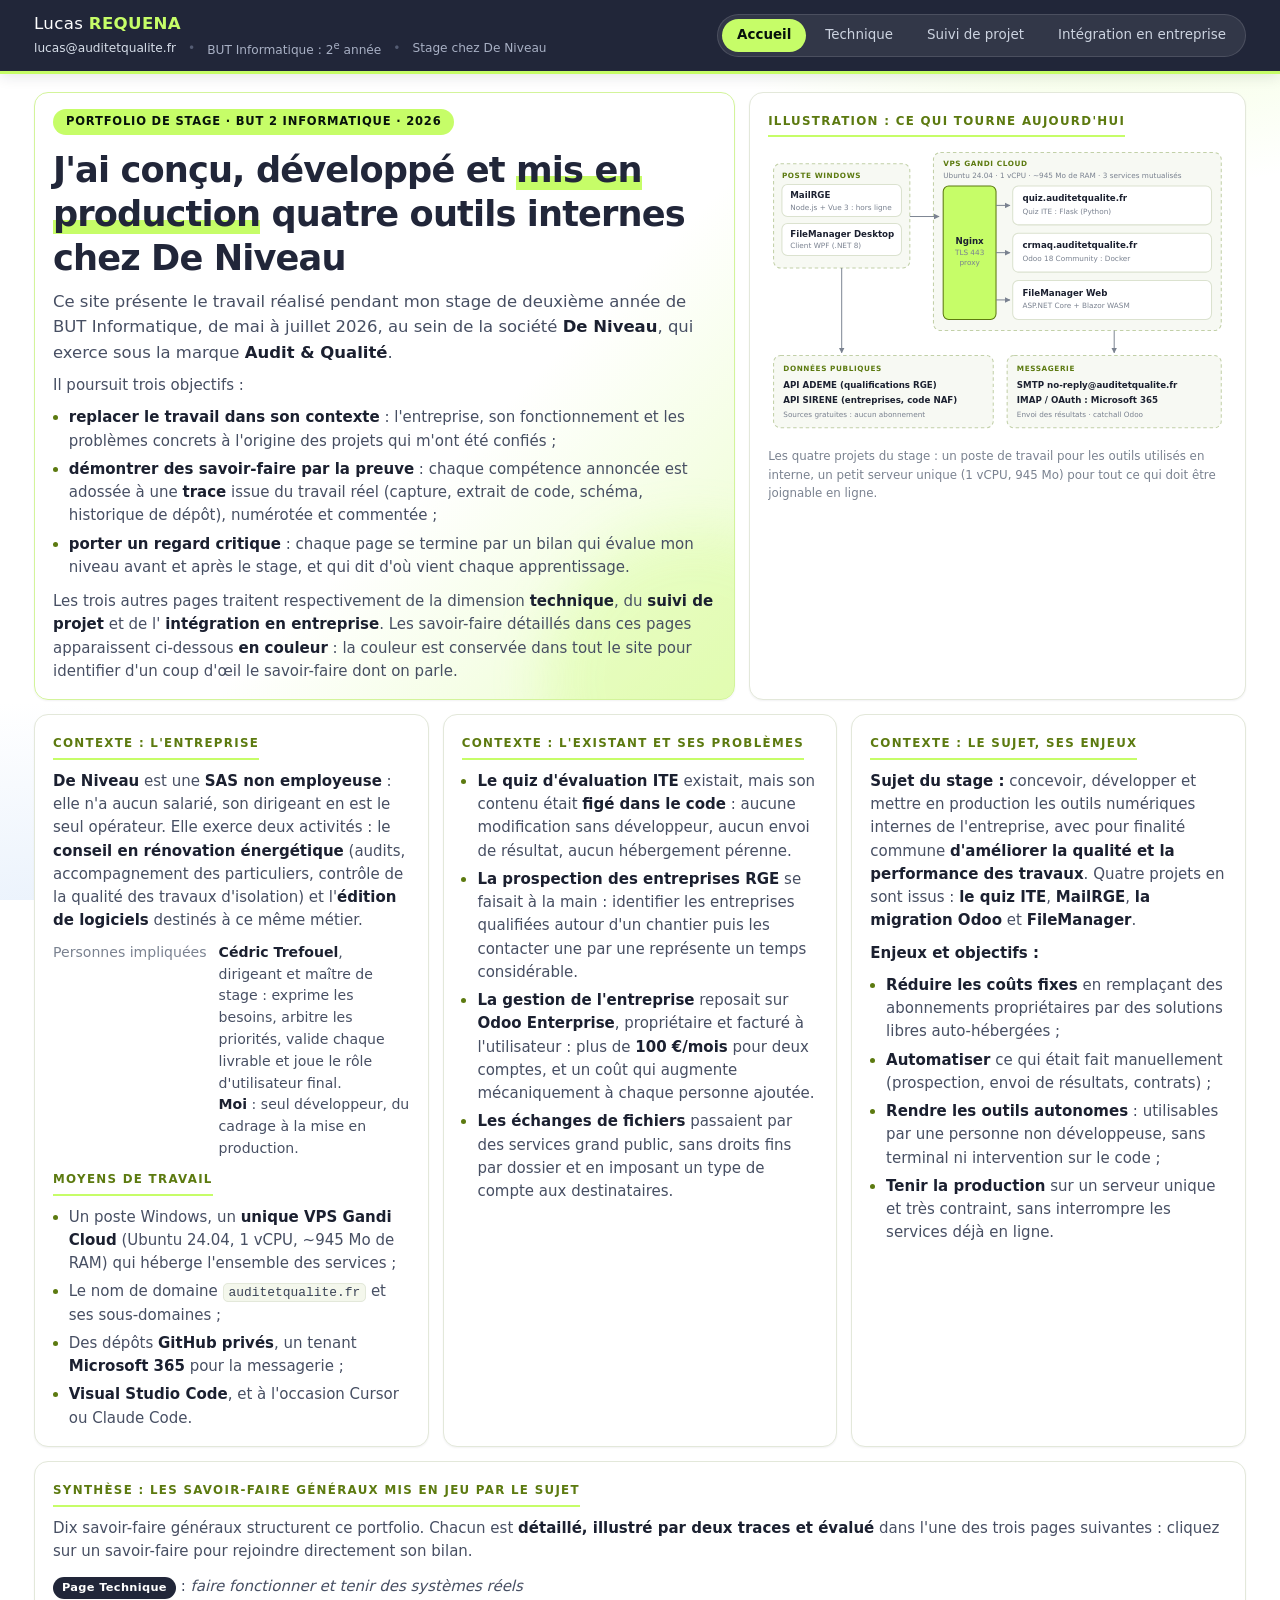
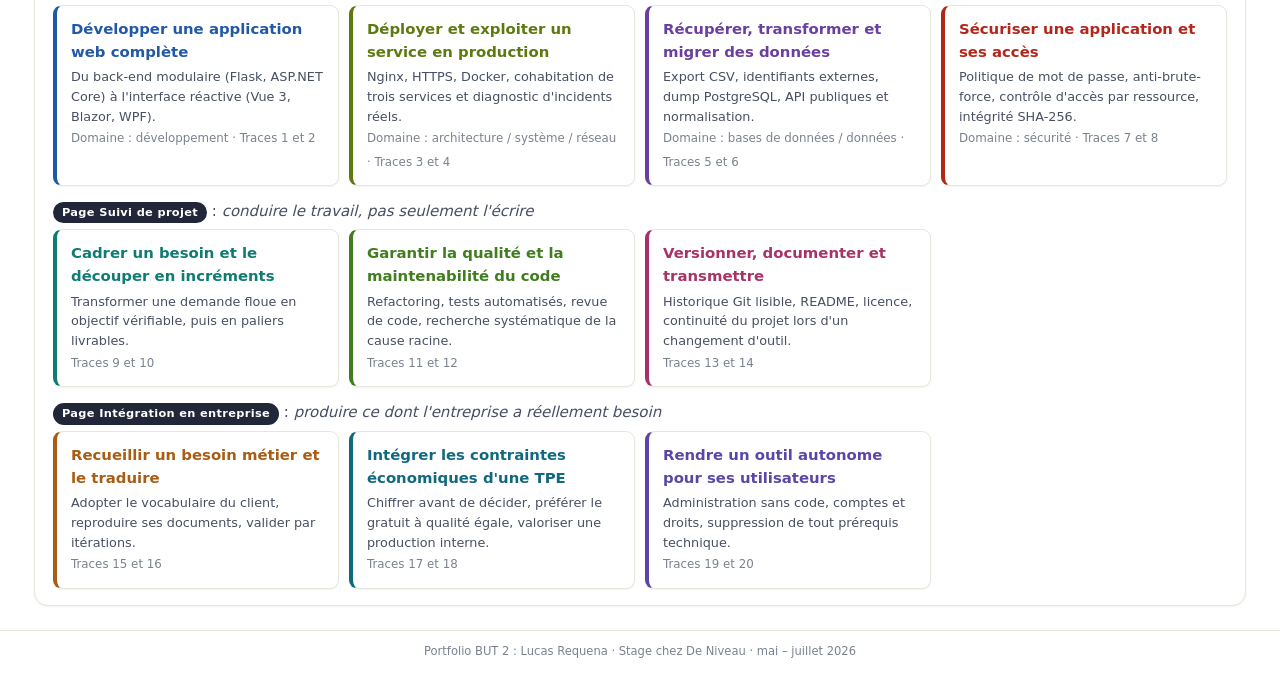
<file: index.html>
<!DOCTYPE html>
<html lang="fr">
<head>
<meta charset="utf-8">
<meta name="viewport" content="width=device-width, initial-scale=1">
<title>Accueil : Portfolio BUT 2 · Lucas Requena</title>
<meta name="description" content="Portfolio de stage BUT 2 Informatique : Lucas Requena, stage chez De Niveau.">
<link rel="stylesheet" href="assets/css/style.css">
</head>
<body>
<div class="shell">

  <!-- ================= ENTÊTE PERMANENTE (toujours visible) ============= -->
  <header class="masthead">
    <div class="ident">
      <span class="ident-name">Lucas <b>REQUENA</b></span>
      <span class="ident-line">
        <a href="mailto:lucas@auditetqualite.fr">lucas@auditetqualite.fr</a>
        <span class="sep">•</span>
        <span>BUT&nbsp;Informatique : 2<sup>e</sup> année</span>
        <span class="sep">•</span>
        <span>Stage chez De&nbsp;Niveau</span>
      </span>
    </div>
    <nav class="mainnav" aria-label="Navigation principale">
      <a href="index.html" class="is-current" aria-current="page">Accueil</a>
      <a href="technique.html">Technique</a>
      <a href="suivi-projet.html">Suivi de projet</a>
      <a href="integration.html">Intégration en entreprise</a>
    </nav>
  </header>

  <main class="home">

    <!-- ================= INTRODUCTION ================================== -->
    <section class="card hero col-7">
      <span class="baseline">Portfolio de stage · BUT 2 Informatique · 2026</span>
      <h1>J'ai conçu, développé et <span class="acc">mis en production</span> quatre outils internes chez De Niveau</h1>
      <p class="lead">
        Ce site présente le travail réalisé pendant mon stage de deuxième année de BUT Informatique,
        de mai à juillet 2026, au sein de la société <b>De Niveau</b>, qui exerce sous la marque
        <b>Audit&nbsp;&amp;&nbsp;Qualité</b>.
      </p>
      <p>Il poursuit trois objectifs :</p>
      <ul class="tight">
        <li><b>replacer le travail dans son contexte</b> : l'entreprise, son fonctionnement et les
            problèmes concrets à l'origine des projets qui m'ont été confiés&nbsp;;</li>
        <li><b>démontrer des savoir-faire par la preuve</b> : chaque compétence annoncée est adossée à une
            <b>trace</b> issue du travail réel (capture, extrait de code, schéma, historique de dépôt),
            numérotée et commentée&nbsp;;</li>
        <li><b>porter un regard critique</b> : chaque page se termine par un bilan qui évalue mon niveau
            avant et après le stage, et qui dit d'où vient chaque apprentissage.</li>
      </ul>
      <p>
        Les trois autres pages traitent respectivement de la dimension
        <a href="technique.html"><b>technique</b></a>, du
        <a href="suivi-projet.html"><b>suivi de projet</b></a> et de l'
        <a href="integration.html"><b>intégration en entreprise</b></a>.
        Les savoir-faire détaillés dans ces pages apparaissent ci-dessous <b>en couleur</b>&nbsp;: la
        couleur est conservée dans tout le site pour identifier d'un coup d'œil le savoir-faire dont on parle.
      </p>
    </section>

    <!-- ================= ILLUSTRATION : l'écosystème mis en place ======= -->
    <section class="card col-5">
      <h3>Illustration : Ce qui tourne aujourd'hui</h3>
      <div class="figure-box">
        <svg viewBox="0 0 660 420" role="img" aria-label="Schéma : deux applications sur le poste de travail, trois services hébergés sur un VPS unique derrière Nginx, et les services externes appelés.">
          <defs>
            <marker id="ar" viewBox="0 0 10 10" refX="9" refY="5" markerWidth="6" markerHeight="6" orient="auto-start-reverse">
              <path d="M0 0 L10 5 L0 10 z" fill="#7a8290"/>
            </marker>
            <style>
              .bx  { fill:#ffffff; stroke:#dbe2cf; stroke-width:1.5; }
              .grp { fill:#f7f9f3; stroke:#c2d0a8; stroke-width:1.5; stroke-dasharray:5 4; }
              .t   { fill:#1b2030; font:600 12.5px ui-sans-serif,system-ui,"Segoe UI",sans-serif; }
              .s   { fill:#7a8290; font:400 10.5px ui-sans-serif,system-ui,"Segoe UI",sans-serif; }
              .g   { fill:#5c7a10; font:700 10.5px ui-sans-serif,system-ui,"Segoe UI",sans-serif; letter-spacing:.08em; }
              .ln  { stroke:#7a8290; stroke-width:1.4; fill:none; marker-end:url(#ar); }
              .lime{ fill:#c6fd68; stroke:#5c7a10; stroke-width:1.5; }
            </style>
          </defs>

          <!-- Poste de travail -->
          <rect class="grp" x="8" y="24" width="196" height="150" rx="10"/>
          <text class="g" x="20" y="44">POSTE WINDOWS</text>
          <rect class="bx" x="20" y="54" width="172" height="46" rx="8"/>
          <text class="t" x="32" y="74">MailRGE</text>
          <text class="s" x="32" y="90">Node.js + Vue 3 : hors ligne</text>
          <rect class="bx" x="20" y="110" width="172" height="46" rx="8"/>
          <text class="t" x="32" y="130">FileManager Desktop</text>
          <text class="s" x="32" y="146">Client WPF (.NET 8)</text>

          <!-- VPS -->
          <rect class="grp" x="238" y="8" width="414" height="256" rx="10"/>
          <text class="g" x="252" y="28">VPS GANDI CLOUD</text>
          <text class="s" x="252" y="44">Ubuntu 24.04 · 1 vCPU · ~945 Mo de RAM · 3 services mutualisés</text>

          <rect class="lime" x="252" y="56" width="76" height="192" rx="8"/>
          <text class="t" x="290" y="140" text-anchor="middle">Nginx</text>
          <text class="s" x="290" y="156" text-anchor="middle">TLS 443</text>
          <text class="s" x="290" y="170" text-anchor="middle">proxy</text>

          <rect class="bx" x="352" y="56" width="286" height="56" rx="8"/>
          <text class="t" x="366" y="78">quiz.auditetqualite.fr</text>
          <text class="s" x="366" y="96">Quiz ITE : Flask (Python)</text>

          <rect class="bx" x="352" y="124" width="286" height="56" rx="8"/>
          <text class="t" x="366" y="146">crmaq.auditetqualite.fr</text>
          <text class="s" x="366" y="164">Odoo 18 Community : Docker</text>

          <rect class="bx" x="352" y="192" width="286" height="56" rx="8"/>
          <text class="t" x="366" y="214">FileManager Web</text>
          <text class="s" x="366" y="232">ASP.NET Core + Blazor WASM</text>

          <path class="ln" d="M204 100 L246 100"/>
          <path class="ln" d="M328 84 L348 84"/>
          <path class="ln" d="M328 152 L348 152"/>
          <path class="ln" d="M328 220 L348 220"/>

          <!-- Services externes -->
          <rect class="grp" x="8" y="300" width="316" height="104" rx="10"/>
          <text class="g" x="22" y="322">DONNÉES PUBLIQUES</text>
          <text class="t" x="22" y="346">API ADEME (qualifications RGE)</text>
          <text class="t" x="22" y="368">API SIRENE (entreprises, code NAF)</text>
          <text class="s" x="22" y="388">Sources gratuites : aucun abonnement</text>

          <rect class="grp" x="344" y="300" width="308" height="104" rx="10"/>
          <text class="g" x="358" y="322">MESSAGERIE</text>
          <text class="t" x="358" y="346">SMTP no-reply@auditetqualite.fr</text>
          <text class="t" x="358" y="368">IMAP / OAuth : Microsoft 365</text>
          <text class="s" x="358" y="388">Envoi des résultats · catchall Odoo</text>

          <path class="ln" d="M106 174 L106 296"/>
          <path class="ln" d="M498 264 L498 296"/>
        </svg>
        <p class="cap">
          Les quatre projets du stage&nbsp;: un poste de travail pour les outils utilisés en interne,
          un petit serveur unique (1 vCPU, 945&nbsp;Mo) pour tout ce qui doit être joignable en ligne.
        </p>
      </div>
    </section>

    <!-- ================= CONTEXTE ENTREPRISE ========================== -->
    <section class="card col-4">
      <h3>Contexte : L'entreprise</h3>
      <p>
        <b>De Niveau</b> est une <b>SAS non employeuse</b> : elle n'a aucun salarié, son dirigeant en est le
        seul opérateur. Elle exerce deux activités : le <b>conseil en rénovation énergétique</b>
        (audits, accompagnement des particuliers, contrôle de la qualité des travaux d'isolation) et
        l'<b>édition de logiciels</b> destinés à ce même métier.
      </p>
      <dl class="kv">
        <dt>Personnes impliquées</dt>
        <dd>
          <b>Cédric Trefouel</b>, dirigeant et maître de stage : exprime les besoins, arbitre les priorités,
          valide chaque livrable et joue le rôle d'utilisateur final.<br>
          <b>Moi</b> : seul développeur, du cadrage à la mise en production.
        </dd>
      </dl>
      <h3 style="margin-top:12px">Moyens de travail</h3>
      <ul class="tight">
        <li>Un poste Windows, un <b>unique VPS Gandi Cloud</b> (Ubuntu 24.04, 1 vCPU, ~945 Mo de RAM) qui héberge
            l'ensemble des services&nbsp;;</li>
        <li>Le nom de domaine <code>auditetqualite.fr</code> et ses sous-domaines&nbsp;;</li>
        <li>Des dépôts <b>GitHub privés</b>, un tenant <b>Microsoft 365</b> pour la messagerie&nbsp;;</li>
        <li><b>Visual Studio Code</b>, et à l'occasion Cursor ou Claude Code.</li>
      </ul>
    </section>

    <!-- ================= CONTEXTE SUJET : existant & problèmes ========= -->
    <section class="card col-4">
      <h3>Contexte : L'existant et ses problèmes</h3>
      <ul class="tight">
        <li><b>Le quiz d'évaluation ITE</b> existait, mais son contenu était <b>figé dans le code</b> :
            aucune modification sans développeur, aucun envoi de résultat, aucun hébergement pérenne.</li>
        <li><b>La prospection des entreprises RGE</b> se faisait à la main : identifier les entreprises
            qualifiées autour d'un chantier puis les contacter une par une représente un temps considérable.</li>
        <li><b>La gestion de l'entreprise</b> reposait sur <b>Odoo Enterprise</b>, propriétaire et facturé à
            l'utilisateur : plus de <b>100&nbsp;€/mois</b> pour deux comptes, et un coût qui augmente
            mécaniquement à chaque personne ajoutée.</li>
        <li><b>Les échanges de fichiers</b> passaient par des services grand public, sans droits fins par
            dossier et en imposant un type de compte aux destinataires.</li>
      </ul>
    </section>

    <!-- ================= CONTEXTE SUJET : sujet, enjeux, objectifs ===== -->
    <section class="card col-4">
      <h3>Contexte : Le sujet, ses enjeux</h3>
      <p>
        <b>Sujet du stage :</b> concevoir, développer et mettre en production les outils numériques internes
        de l'entreprise, avec pour finalité commune <b>d'améliorer la qualité et la performance des
        travaux</b>. Quatre projets en sont issus : <b>le quiz ITE</b>, <b>MailRGE</b>,
        <b>la migration Odoo</b> et <b>FileManager</b>.
      </p>
      <p><b>Enjeux et objectifs :</b></p>
      <ul class="tight">
        <li><b>Réduire les coûts fixes</b> en remplaçant des abonnements propriétaires par des solutions
            libres auto-hébergées&nbsp;;</li>
        <li><b>Automatiser</b> ce qui était fait manuellement (prospection, envoi de résultats, contrats)&nbsp;;</li>
        <li><b>Rendre les outils autonomes</b> : utilisables par une personne non développeuse, sans terminal
            ni intervention sur le code&nbsp;;</li>
        <li><b>Tenir la production</b> sur un serveur unique et très contraint, sans interrompre les services
            déjà en ligne.</li>
      </ul>
    </section>

    <!-- ================= SAVOIR-FAIRE GÉNÉRAUX (synthèse + liens) ====== -->
    <section class="card col-12">
      <h3>Synthèse : Les savoir-faire généraux mis en jeu par le sujet</h3>
      <p>
        Dix savoir-faire généraux structurent ce portfolio. Chacun est <b>détaillé, illustré par deux traces
        et évalué</b> dans l'une des trois pages suivantes : cliquez sur un savoir-faire pour rejoindre
        directement son bilan.
      </p>

      <p style="margin:12px 0 6px"><span class="tag">Page&nbsp;Technique</span> : <em>faire fonctionner et tenir des systèmes réels</em></p>
      <div class="sf-grid">
        <a class="sf-card sf-dev" href="technique.html#sp-bilan">
          <b>Développer une application web complète</b>
          <span>Du back-end modulaire (Flask, ASP.NET Core) à l'interface réactive (Vue 3, Blazor, WPF).</span>
          <em>Domaine : développement · Traces 1 et 2</em>
        </a>
        <a class="sf-card sf-sys" href="technique.html#sp-bilan">
          <b>Déployer et exploiter un service en production</b>
          <span>Nginx, HTTPS, Docker, cohabitation de trois services et diagnostic d'incidents réels.</span>
          <em>Domaine : architecture / système / réseau · Traces 3 et 4</em>
        </a>
        <a class="sf-card sf-data" href="technique.html#sp-bilan">
          <b>Récupérer, transformer et migrer des données</b>
          <span>Export CSV, identifiants externes, dump PostgreSQL, API publiques et normalisation.</span>
          <em>Domaine : bases de données / données · Traces 5 et 6</em>
        </a>
        <a class="sf-card sf-sec" href="technique.html#sp-bilan">
          <b>Sécuriser une application et ses accès</b>
          <span>Politique de mot de passe, anti-brute-force, contrôle d'accès par ressource, intégrité SHA-256.</span>
          <em>Domaine : sécurité · Traces 7 et 8</em>
        </a>
      </div>

      <p style="margin:14px 0 6px"><span class="tag">Page&nbsp;Suivi&nbsp;de&nbsp;projet</span> : <em>conduire le travail, pas seulement l'écrire</em></p>
      <div class="sf-grid">
        <a class="sf-card sf-cadre" href="suivi-projet.html#sp-bilan">
          <b>Cadrer un besoin et le découper en incréments</b>
          <span>Transformer une demande floue en objectif vérifiable, puis en paliers livrables.</span>
          <em>Traces 9 et 10</em>
        </a>
        <a class="sf-card sf-qual" href="suivi-projet.html#sp-bilan">
          <b>Garantir la qualité et la maintenabilité du code</b>
          <span>Refactoring, tests automatisés, revue de code, recherche systématique de la cause racine.</span>
          <em>Traces 11 et 12</em>
        </a>
        <a class="sf-card sf-git" href="suivi-projet.html#sp-bilan">
          <b>Versionner, documenter et transmettre</b>
          <span>Historique Git lisible, README, licence, continuité du projet lors d'un changement d'outil.</span>
          <em>Traces 13 et 14</em>
        </a>
      </div>

      <p style="margin:14px 0 6px"><span class="tag">Page&nbsp;Intégration&nbsp;en&nbsp;entreprise</span> : <em>produire ce dont l'entreprise a réellement besoin</em></p>
      <div class="sf-grid">
        <a class="sf-card sf-metier" href="integration.html#sp-bilan">
          <b>Recueillir un besoin métier et le traduire</b>
          <span>Adopter le vocabulaire du client, reproduire ses documents, valider par itérations.</span>
          <em>Traces 15 et 16</em>
        </a>
        <a class="sf-card sf-eco" href="integration.html#sp-bilan">
          <b>Intégrer les contraintes économiques d'une TPE</b>
          <span>Chiffrer avant de décider, préférer le gratuit à qualité égale, valoriser une production interne.</span>
          <em>Traces 17 et 18</em>
        </a>
        <a class="sf-card sf-user" href="integration.html#sp-bilan">
          <b>Rendre un outil autonome pour ses utilisateurs</b>
          <span>Administration sans code, comptes et droits, suppression de tout prérequis technique.</span>
          <em>Traces 19 et 20</em>
        </a>
      </div>
    </section>

  </main>

  <footer class="foot">
    Portfolio BUT 2 : Lucas Requena · Stage chez De Niveau · mai – juillet 2026
  </footer>
</div>
<script src="assets/js/portfolio.js"></script>
</body>
</html>
</file>
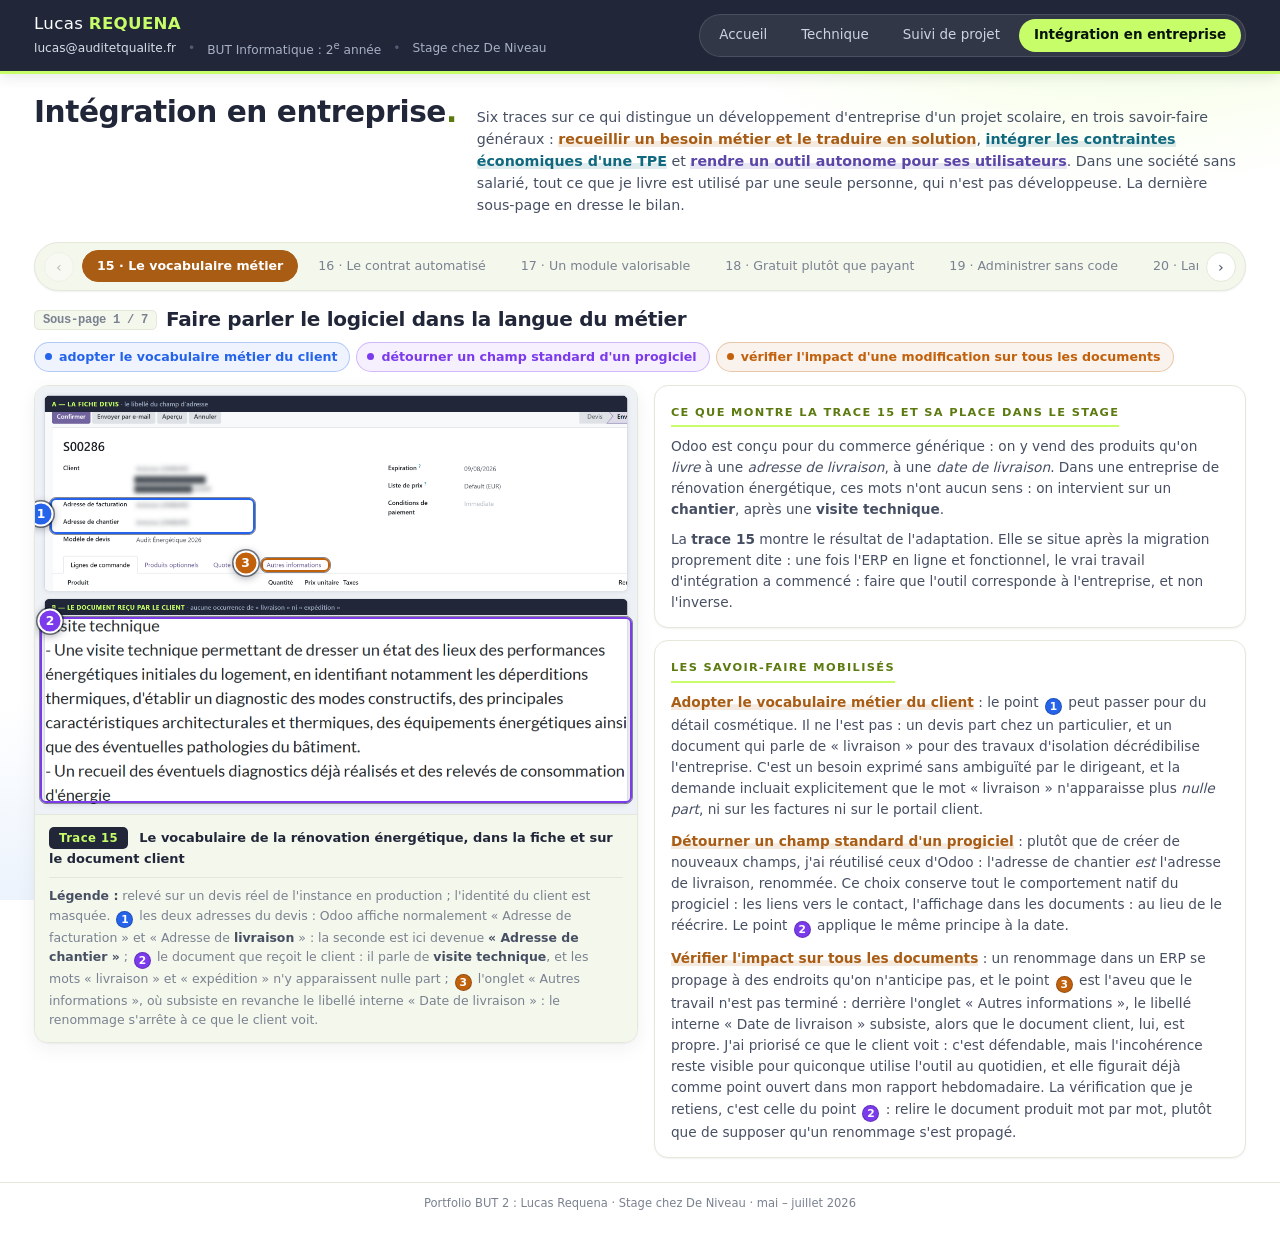
<file: integration.html>
<!DOCTYPE html>
<html lang="fr">
<head>
<meta charset="utf-8">
<meta name="viewport" content="width=device-width, initial-scale=1">
<title>Intégration en entreprise : Portfolio BUT 2 · Lucas Requena</title>
<meta name="description" content="Savoir-faire d'intégration : recueil du besoin métier, contraintes économiques d'une TPE, autonomie des utilisateurs.">
<link rel="stylesheet" href="assets/css/style.css">
</head>
<body>
<div class="shell">

  <header class="masthead">
    <div class="ident">
      <span class="ident-name">Lucas <b>REQUENA</b></span>
      <span class="ident-line">
        <a href="mailto:lucas@auditetqualite.fr">lucas@auditetqualite.fr</a>
        <span class="sep">•</span>
        <span>BUT&nbsp;Informatique : 2<sup>e</sup> année</span>
        <span class="sep">•</span>
        <span>Stage chez De&nbsp;Niveau</span>
      </span>
    </div>
    <nav class="mainnav" aria-label="Navigation principale">
      <a href="index.html">Accueil</a>
      <a href="technique.html">Technique</a>
      <a href="suivi-projet.html">Suivi de projet</a>
      <a href="integration.html" class="is-current" aria-current="page">Intégration en entreprise</a>
    </nav>
  </header>

  <main>
    <div class="page-head">
      <h1 class="page-title">Intégration en entreprise<span class="dot">.</span></h1>
      <p class="resume">
        Six traces sur ce qui distingue un développement d'entreprise d'un projet scolaire, en trois
        savoir-faire généraux :
        <b class="sf sf-metier">recueillir un besoin métier et le traduire en solution</b>,
        <b class="sf sf-eco">intégrer les contraintes économiques d'une TPE</b> et
        <b class="sf sf-user">rendre un outil autonome pour ses utilisateurs</b>.
        Dans une société sans salarié, tout ce que je livre est utilisé par une seule personne, qui n'est pas
        développeuse. La dernière sous-page en dresse le bilan.
      </p>
    </div>

    <nav class="subnav" aria-label="Navigation entre les sous-pages">
      <div class="arrows">
        <button type="button" data-nav="prev" aria-label="Sous-page précédente">‹</button>
      </div>
      <div class="subnav-scroll" role="tablist" aria-label="Sous-pages">
        <button type="button" class="sp-tab t-metier" role="tab" id="tab-15" aria-controls="sp-15" aria-selected="true">15 · Le vocabulaire métier</button>
        <button type="button" class="sp-tab t-metier" role="tab" id="tab-16" aria-controls="sp-16" aria-selected="false">16 · Le contrat automatisé</button>
        <button type="button" class="sp-tab t-eco"    role="tab" id="tab-17" aria-controls="sp-17" aria-selected="false">17 · Un module valorisable</button>
        <button type="button" class="sp-tab t-eco"    role="tab" id="tab-18" aria-controls="sp-18" aria-selected="false">18 · Gratuit plutôt que payant</button>
        <button type="button" class="sp-tab t-user"   role="tab" id="tab-19" aria-controls="sp-19" aria-selected="false">19 · Administrer sans code</button>
        <button type="button" class="sp-tab t-user"   role="tab" id="tab-20" aria-controls="sp-20" aria-selected="false">20 · Lancer en un clic</button>
        <button type="button" class="sp-tab t-bilan"  role="tab" id="tab-b"  aria-controls="sp-bilan" aria-selected="false">Bilan &amp; analyse</button>
      </div>
      <div class="arrows">
        <button type="button" data-nav="next" aria-label="Sous-page suivante">›</button>
      </div>
    </nav>

    <!-- ================================================================= -->
    <!-- SOUS-PAGE 15                                                       -->
    <!-- ================================================================= -->
    <article class="subpage pc-metier" id="sp-15" role="tabpanel" aria-labelledby="tab-15">
      <div class="sp-head">
        <h2><span class="num">Sous-page 1 / 7</span>Faire parler le logiciel dans la langue du métier</h2>
        <ul class="sf-list">
          <li class="sf-metier n1">adopter le vocabulaire métier du client</li>
          <li class="sf-metier n2">détourner un champ standard d'un progiciel</li>
          <li class="sf-metier n3">vérifier l'impact d'une modification sur tous les documents</li>
        </ul>
      </div>

      <div class="sp-body">
        <figure class="trace">
          <div class="trace-media" data-src="assets/img/trace-15.png"
               data-hint="Captures d'un devis de l'Odoo en production : le libellé du champ d'adresse, et le document tel que le client le reçoit.">
            <img src="assets/img/trace-15.png" alt="Deux vues d'un devis en production : la fiche affiche « Adresse de chantier », et le document imprimé parle de « Visite technique » sans jamais employer le mot livraison.">
            <span class="pt-box n1" style="--x:2.5%;--y:26.3%;--w:34%;--h:8.4%"></span>
            <span class="pt n1" style="--x:1%;--y:30%">1</span>
            <span class="pt-box n2" style="--x:0.8%;--y:54%;--w:98.4%;--h:43.5%"></span>
            <span class="pt n2" style="--x:2.5%;--y:55%">2</span>
            <span class="pt-box n3" style="--x:37.5%;--y:40.2%;--w:11.5%;--h:3.4%"></span>
            <span class="pt n3" style="--x:35%;--y:41.4%">3</span>
          </div>
          <figcaption>
            <span class="trace-num">Trace 15</span>
            <span class="trace-title">Le vocabulaire de la rénovation énergétique, dans la fiche et sur le document client</span>
            <span class="legende">
              <b>Légende :</b> relevé sur un devis réel de l'instance en production ; l'identité du client est
              masquée.
              <span class="rp n1">1</span> les deux adresses du devis : Odoo affiche normalement « Adresse de
              facturation » et « Adresse de <b>livraison</b> » : la seconde est ici devenue
              <b>« Adresse de chantier »</b> ;
              <span class="rp n2">2</span> le document que reçoit le client : il parle de <b>visite technique</b>,
              et les mots « livraison » et « expédition » n'y apparaissent nulle part ;
              <span class="rp n3">3</span> l'onglet « Autres informations », où subsiste en revanche le libellé
              interne « Date de livraison » : le renommage s'arrête à ce que le client voit.
            </span>
          </figcaption>
        </figure>

        <div class="analyse">
          <div class="bloc">
            <h3>Ce que montre la trace 15 et sa place dans le stage</h3>
            <p>
              Odoo est conçu pour du commerce générique : on y vend des produits qu'on <em>livre</em> à une
              <em>adresse de livraison</em>, à une <em>date de livraison</em>. Dans une entreprise de rénovation
              énergétique, ces mots n'ont aucun sens : on intervient sur un <b>chantier</b>, après une
              <b>visite technique</b>.
            </p>
            <p>
              La <b>trace 15</b> montre le résultat de l'adaptation. Elle se situe après la migration proprement
              dite : une fois l'ERP en ligne et fonctionnel, le vrai travail d'intégration a commencé : faire
              que l'outil corresponde à l'entreprise, et non l'inverse.
            </p>
          </div>

          <div class="bloc">
            <h3>Les savoir-faire mobilisés</h3>
            <p class="sfp">
              <span class="sf sf-metier">Adopter le vocabulaire métier du client</span> : le point
              <span class="rp n1">1</span> peut passer pour du détail cosmétique. Il ne l'est pas : un devis part
              chez un particulier, et un document qui parle de « livraison » pour des travaux d'isolation
              décrédibilise l'entreprise. C'est un besoin exprimé sans ambiguïté par le dirigeant, et la demande
              incluait explicitement que le mot « livraison » n'apparaisse plus <em>nulle part</em>, ni sur les
              factures ni sur le portail client.
            </p>
            <p class="sfp">
              <span class="sf sf-metier">Détourner un champ standard d'un progiciel</span> : plutôt que de créer
              de nouveaux champs, j'ai réutilisé ceux d'Odoo : l'adresse de chantier <em>est</em> l'adresse de
              livraison, renommée. Ce choix conserve tout le comportement natif du progiciel : les liens vers le
              contact, l'affichage dans les documents : au lieu de le réécrire. Le point
              <span class="rp n2">2</span> applique le même principe à la date.
            </p>
            <p class="sfp">
              <span class="sf sf-metier">Vérifier l'impact sur tous les documents</span> : un renommage dans un
              ERP se propage à des endroits qu'on n'anticipe pas, et le point <span class="rp n3">3</span> est
              l'aveu que le travail n'est pas terminé : derrière l'onglet « Autres informations », le libellé
              interne « Date de livraison » subsiste, alors que le document client, lui, est propre. J'ai
              priorisé ce que le client voit : c'est défendable, mais l'incohérence reste visible pour
              quiconque utilise l'outil au quotidien, et elle figurait déjà comme point ouvert dans mon rapport
              hebdomadaire. La vérification que je retiens, c'est celle du point <span class="rp n2">2</span> :
              relire le document produit mot par mot, plutôt que de supposer qu'un renommage s'est propagé.
            </p>
          </div>
        </div>
      </div>
    </article>

    <!-- ================================================================= -->
    <!-- SOUS-PAGE 16                                                       -->
    <!-- ================================================================= -->
    <article class="subpage pc-metier" id="sp-16" role="tabpanel" aria-labelledby="tab-16" hidden>
      <div class="sp-head">
        <h2><span class="num">Sous-page 2 / 7</span>Automatiser un document contractuel existant</h2>
        <ul class="sf-list">
          <li class="sf-metier n1">reproduire fidèlement un document de l'entreprise</li>
          <li class="sf-metier n2">automatiser un remplissage par variables</li>
          <li class="sf-metier n3">valider un livrable par itérations avec le client</li>
        </ul>
      </div>

      <div class="sp-body">
        <figure class="trace">
          <div class="trace-media" data-src="assets/img/trace-16.png"
               data-hint="Capture du contrat « accompagnement MAR » généré depuis un devis de production.">
            <img src="assets/img/trace-16.png" alt="Contrat de mission Mon Accompagnateur Rénov' en onze articles, généré automatiquement depuis le devis S00286 : identité du client pré-remplie, article 5 reprenant les montants du devis, blocs de signature.">
            <span class="pt-box n1" style="--x:6.8%;--y:12.4%;--w:15.5%;--h:6.8%"></span>
            <span class="pt n1" style="--x:5.3%;--y:12.9%">1</span>
            <span class="pt-box n2" style="--x:7%;--y:52.5%;--w:85.5%;--h:8%"></span>
            <span class="pt n2" style="--x:5.3%;--y:53%">2</span>
            <span class="pt-box n3" style="--x:7%;--y:89.5%;--w:86%;--h:6%"></span>
            <span class="pt n3" style="--x:5.3%;--y:90%">3</span>
          </div>
          <figcaption>
            <span class="trace-num">Trace 16</span>
            <span class="trace-title">Le contrat « accompagnement MAR » généré depuis le devis S00286</span>
            <span class="legende">
              <b>Légende :</b> document produit par le module maison <code>aq_mar_contract</code> à partir d'un
              devis réel : onze articles, de l'identification des parties aux pièces jointes. L'identité du
              client et le numéro de police d'assurance sont masqués.
              <span class="rp n1">1</span> l'article 1.1, dont l'identité, l'adresse et le courriel du client sont
              repris du devis sans aucune saisie ;
              <span class="rp n2">2</span> l'article 5, où <b>828,00 € d'accompagnement + 522,00 € d'audit</b>
              reconstituent exactement le total du devis, 1 350 € ;
              <span class="rp n3">3</span> les blocs de signature des deux parties (l'entreprise et le client),
              en bas du contrat, ajoutés après relecture.
            </span>
          </figcaption>
        </figure>

        <div class="analyse">
          <div class="bloc">
            <h3>Ce que montre la trace 16 et sa place dans le stage</h3>
            <p>
              Chaque mission d'accompagnement donne lieu à un contrat rédigé à la main à partir d'un modèle,
              en recopiant les informations déjà saisies dans le devis. C'est du temps perdu, et surtout une
              source d'erreurs : un montant recopié de travers dans un contrat signé n'est pas un incident
              anodin.
            </p>
            <p>
              La <b>trace 16</b> montre le contrat désormais généré automatiquement à partir du devis, en
              exploitant les modèles de documents d'Odoo. C'est le travail des semaines 6 et 7, et l'un des
              livrables les plus directement utiles au dirigeant.
            </p>
          </div>

          <div class="bloc">
            <h3>Les savoir-faire mobilisés</h3>
            <p class="sfp">
              <span class="sf sf-metier">Reproduire fidèlement un document de l'entreprise</span> : le point
              de départ n'était pas une page blanche mais le contrat MAR existant, avec sa structure en articles
              et sa mise en forme. La consigne implicite était claire : le document généré devait ressembler aux
              autres documents de la société. La mise en forme a d'ailleurs été explicitement retravaillée pour
              s'aligner sur eux.
            </p>
            <p class="sfp">
              <span class="sf sf-metier">Automatiser un remplissage par variables</span> : au point
              <span class="rp n1">1</span>, l'identité, l'adresse et le courriel du client sont repris du devis
              sans aucune ressaisie. Le point <span class="rp n2">2</span> est le plus sensible : le montant devait
              suivre le devis d'accompagnement, jamais une valeur figée dans le modèle. La vérification est
              immédiate sur la capture : 828 € + 522 € = 1 350 €, le total exact du devis S00286. Une recopie
              à la main aurait pu se tromper ici. Le montant
              varie d'ailleurs d'un dossier à l'autre : les devis MAR de la base vont de 1 350 à 2 250 €.
            </p>
            <p class="sfp">
              <span class="sf sf-metier">Valider par itérations avec le client</span> : le point
              <span class="rp n3">3</span> résume tout ce qui n'apparaissait pas dans la demande initiale et qui
              est remonté à la relecture : des données d'assurance manquantes, l'absence de cachet et de
              signature, un article 5 à corriger. Aucun de ces éléments n'était devinable ; ils ne sont apparus
              qu'en montrant une version imparfaite. J'ai ensuite poursuivi vers l'étape suivante : envoyer le
              contrat signable en ligne dès la confirmation du devis.
            </p>
          </div>
        </div>
      </div>
    </article>

    <!-- ================================================================= -->
    <!-- SOUS-PAGE 17                                                       -->
    <!-- ================================================================= -->
    <article class="subpage pc-eco" id="sp-17" role="tabpanel" aria-labelledby="tab-17" hidden>
      <div class="sp-head">
        <h2><span class="num">Sous-page 3 / 7</span>Combler un manque fonctionnel et en faire un actif</h2>
        <ul class="sf-list">
          <li class="sf-eco n1">développer plutôt que payer un abonnement</li>
          <li class="sf-eco n2">évaluer la valeur commerciale d'une production interne</li>
          <li class="sf-eco n3">choisir une licence cohérente avec une stratégie</li>
        </ul>
      </div>

      <div class="sp-body">
        <figure class="trace">
          <div class="trace-media" data-src="assets/img/trace-17.png"
               data-hint="Le texte enregistré dans un devis, avec ses balises de pourcentage, et le même devis imprimé avec les montants calculés.">
            <img src="assets/img/trace-17.png" alt="Le devis stocke le texte « [40%] TTC » et « [60%] TTC » ; le document imprimé affiche 540,00 € et 810,00 €, soit 40 % et 60 % du total de 1 350 €.">
            <span class="pt-box n1" style="--x:4.3%;--y:15.5%;--w:6%;--h:6.5%"></span>
            <span class="pt n1" style="--x:2.8%;--y:14.5%">1</span>
            <span class="pt-box n2" style="--x:39.5%;--y:4.5%;--w:13%;--h:3.5%"></span>
            <span class="pt n2" style="--x:38%;--y:5%">2</span>
            <span class="pt-box n3" style="--x:1.5%;--y:51%;--w:12%;--h:18%"></span>
            <span class="pt n3" style="--x:1%;--y:49.5%">3</span>
          </div>
          <figcaption>
            <span class="trace-num">Trace 17</span>
            <span class="trace-title">Le module <code>sale_payment_schedule</code> à l'œuvre sur un devis réel</span>
            <span class="legende">
              <b>Légende :</b> en haut le texte tel qu'il est <b>enregistré en base</b> pour le devis S00286,
              en bas le <b>même devis imprimé</b> tel que le client le reçoit. Les coordonnées bancaires sont
              masquées.
              <span class="rp n1">1</span> les balises <code>[40%]</code> et <code>[60%]</code> saisies dans le
              texte, qui ne sont jamais modifiées ;
              <span class="rp n2">2</span> le total du devis, 1 350 € TTC ;
              <span class="rp n3">3</span> les montants calculés à l'impression : <b>540,00 €</b> et
              <b>810,00 €</b> : soit exactement 40 % et 60 % de ce total.
            </span>
          </figcaption>
        </figure>

        <div class="analyse">
          <div class="bloc">
            <h3>Ce que montre la trace 17 et sa place dans le stage</h3>
            <p>
              Le passage à Odoo Community avait un coût connu d'avance : certaines fonctions payantes n'existent
              plus. Le besoin, ici, était d'afficher des échéances de paiement (typiquement 40 % à la commande
              et 60 % à la fin des travaux), calculées automatiquement à partir du montant TTC du devis.
            </p>
            <p>
              La <b>trace 17</b> montre la réponse apportée : un module maison développé en cinquième semaine,
              prise sur un devis réel de l'instance en production. Elle prolonge directement le cadrage de la
              <a href="suivi-projet.html#sp-10">trace 10</a>, où ce manque avait été identifié <em>avant</em> la
              migration. Le module est aujourd'hui installé en version 18.0.2.0.0, et un second module maison,
              <code>aq_mar_contract</code>, l'a rejoint depuis (<a href="#sp-16">trace 16</a>).
            </p>
          </div>

          <div class="bloc">
            <h3>Les savoir-faire mobilisés</h3>
            <p class="sfp">
              <span class="sf sf-eco">Développer plutôt que payer un abonnement</span> : l'arbitrage est simple
              à poser : quelques jours de développement une fois, contre un abonnement mensuel indéfiniment. Le
              point <span class="rp n1">1</span> montre que j'ai en plus généralisé le besoin : n'importe quel
              pourcentage fonctionne, pas seulement 40/60. Ce n'est pas gratuit en effort, mais c'est ce qui
              évite de revenir sur le module au premier changement commercial : d'autres devis de la base
              utilisent aujourd'hui un découpage en <code>[45%]</code>, <code>[35%]</code> et <code>[20%]</code>
              que je n'avais pas anticipé.
            </p>
            <p class="sfp">
              <span class="sf sf-eco">Évaluer la valeur commerciale d'une production interne</span> : les points
              <span class="rp n2">2</span> et <span class="rp n3">3</span> traduisent la contrainte de conception la
              plus structurante : ne jamais modifier le texte stocké, seulement son rendu. Le devis garde
              <code>[40%]</code> en base et affiche 540,00 € à l'impression, soit exactement 40 % des 1 350 €
              du point <span class="rp n2">2</span>. Cette réversibilité rend le module réutilisable chez
              n'importe quel utilisateur d'Odoo sans effet de bord sur ses données : c'est ce qui en fait un
              produit potentiel et pas seulement un correctif interne, pour une entreprise qui est aussi
              éditeur de logiciels.
            </p>
            <p class="sfp">
              <span class="sf sf-eco">Choisir une licence cohérente avec une stratégie</span> : la décision la
              moins technique et la plus instructive du stage. Le module avait d'abord été publié sous licence
              libre, puis rebasculé en <b>OPL-1</b> (propriétaire) dans le dépôt, afin de conserver quelques
              modules maison comme argument commercial : changement isolé dans son propre commit
              (<a href="suivi-projet.html#sp-13">trace 13</a>). <b>Et c'est là que la vérification est
              instructive :</b> la version installée en production déclare toujours <code>LGPL-3</code>. Le
              changement de licence n'a jamais été redéployé. Une décision prise dans le dépôt ne produit aucun
              effet tant qu'elle n'atteint pas le serveur : je ne l'aurais pas su sans être allé regarder.
            </p>
          </div>
        </div>
      </div>
    </article>

    <!-- ================================================================= -->
    <!-- SOUS-PAGE 18                                                       -->
    <!-- ================================================================= -->
    <article class="subpage pc-eco" id="sp-18" role="tabpanel" aria-labelledby="tab-18" hidden>
      <div class="sp-head">
        <h2><span class="num">Sous-page 4 / 7</span>Arbitrer entre coût, effort et qualité du résultat</h2>
        <ul class="sf-list">
          <li class="sf-eco n1">exploiter une source de données publique gratuite</li>
          <li class="sf-eco n2">accepter une solution dégradée mais suffisante</li>
          <li class="sf-eco n3">renoncer à une fonctionnalité au bon moment</li>
        </ul>
      </div>

      <div class="sp-body">
        <figure class="trace">
          <div class="trace-html">
            <table class="ttab">
              <thead>
                <tr><th style="width:24%">Option</th><th style="width:20%">Coût</th><th style="width:26%">Qualité du résultat</th><th>Décision</th></tr>
              </thead>
              <tbody>
                <tr>
                  <td><b>Service d'enrichissement payant</b></td>
                  <td class="no">Abonnement mensuel</td>
                  <td class="ok">Élevée et stable</td>
                  <td class="no">Écartée : hors budget d'une TPE</td>
                </tr>
                <tr>
                  <td><b>Extraction depuis des sites web</b></td>
                  <td>Gratuit</td>
                  <td class="no">Fragile, casse à chaque changement de site</td>
                  <td class="no">Abandonnée après essai <span class="rp n3">3</span></td>
                </tr>
                <tr>
                  <td><b>API publiques SIRENE / ADEME</b></td>
                  <td class="ok">Gratuit</td>
                  <td>Correcte, avec des trous à combler <span class="rp n1">1</span></td>
                  <td class="ok"><b>Retenue</b> pour la recherche d'entreprises</td>
                </tr>
                <tr>
                  <td><b>Données locales préparées à la main</b></td>
                  <td class="ok">Gratuit</td>
                  <td>Limitée mais parfaitement prévisible</td>
                  <td class="ok">Retenue pour les fournisseurs régionaux <span class="rp n2">2</span></td>
                </tr>
              </tbody>
            </table>
          </div>
          <figcaption>
            <span class="trace-num">Trace 18</span>
            <span class="trace-title">Les options étudiées pour constituer les listes de contacts de MailRGE</span>
            <span class="legende">
              <b>Légende :</b> arbitrage mené sur MailRGE entre les semaines 5 et 6, à mesure que les limites de
              chaque approche apparaissaient.
              <span class="rp n1">1</span> les API publiques, gratuites, complétées par des mécanismes de repli
              (voir <a href="technique.html#sp-6">trace 6</a>) ; <span class="rp n2">2</span> le repli sur des
              données locales préparées pour les fournisseurs régionaux ;
              <span class="rp n3">3</span> l'extraction automatique depuis des sites web, essayée puis abandonnée.
            </span>
          </figcaption>
        </figure>

        <div class="analyse">
          <div class="bloc">
            <h3>Ce que montre la trace 18 et sa place dans le stage</h3>
            <p>
              MailRGE repose entièrement sur sa capacité à constituer des listes de contacts fiables. Dans une
              grande structure, on achète cette donnée. Ici, le budget est celui d'une société sans salarié :
              l'outil ne devait rien coûter en fonctionnement.
            </p>
            <p>
              La <b>trace 18</b> retrace les options envisagées et ce qui a été décidé pour chacune. Elle
              recouvre deux moments : la recherche d'entreprises RGE, résolue par les données publiques, et la
              recherche de fournisseurs régionaux, beaucoup plus difficile.
            </p>
          </div>

          <div class="bloc">
            <h3>Les savoir-faire mobilisés</h3>
            <p class="sfp">
              <span class="sf sf-eco">Exploiter une source de données publique gratuite</span> : le point
              <span class="rp n1">1</span> a été la bonne réponse pour l'essentiel du besoin : les qualifications
              RGE et les établissements sont des données ouvertes. Le prix à payer est technique, pas financier
              : c'est tout le travail de normalisation et de repli décrit en
              <a href="technique.html#sp-6">trace 6</a>.
            </p>
            <p class="sfp">
              <span class="sf sf-eco">Accepter une solution dégradée mais suffisante</span> : le point
              <span class="rp n2">2</span> a été le plus difficile à admettre. Après avoir tenté de trouver
              automatiquement les distributeurs régionaux : avec la subtilité des enseignes sous licence, où
              c'est l'établissement local qu'il faut viser et non la maison mère : j'ai remplacé cette recherche
              par des données locales préparées, interrogeables par département, secteur, nom ou adresse. Moins
              ambitieux, mais fiable.
            </p>
            <p class="sfp">
              <span class="sf sf-eco">Renoncer à une fonctionnalité au bon moment</span> : le point
              <span class="rp n3">3</span> va plus loin : la section « fournisseurs régionaux » a finalement été
              masquée dans l'interface, le code étant conservé, le temps que le besoin réel soit reclarifié.
              Laisser en ligne une fonction dont on doute est un mauvais service rendu à son utilisateur ; c'est
              le genre d'arbitrage que je n'aurais pas su faire au début du stage, où « supprimer » ressemblait à
              un échec.
            </p>
          </div>
        </div>
      </div>
    </article>

    <!-- ================================================================= -->
    <!-- SOUS-PAGE 19                                                       -->
    <!-- ================================================================= -->
    <article class="subpage pc-user" id="sp-19" role="tabpanel" aria-labelledby="tab-19" hidden>
      <div class="sp-head">
        <h2><span class="num">Sous-page 5 / 7</span>Rendre le contenu modifiable sans développeur</h2>
        <ul class="sf-list">
          <li class="sf-user n1">concevoir une interface d'administration sans code</li>
          <li class="sf-user n2">gérer des comptes pour plusieurs utilisateurs</li>
          <li class="sf-user n3">faire évoluer le contenu et sa présentation au fil de l'usage</li>
        </ul>
      </div>

      <div class="sp-body">
        <figure class="trace">
          <div class="trace-media" data-src="assets/img/trace-19.png"
               data-hint="Montage de deux captures du quiz en production : le catalogue des questionnaires et une question côté candidat.">
            <img src="assets/img/trace-19.png" alt="Deux vues du quiz en production : le catalogue des quatre questionnaires publiés, et une question à choix multiple avec minuteur.">
            <span class="pt-box n1" style="--x:19%;--y:16.5%;--w:62%;--h:20.2%"></span>
            <span class="pt n1" style="--x:19%;--y:16.5%">1</span>
            <span class="pt-box n2" style="--x:19%;--y:37.3%;--w:62%;--h:8.7%"></span>
            <span class="pt n2" style="--x:19%;--y:37.3%">2</span>
            <span class="pt-box n3" style="--x:26%;--y:68.5%;--w:48%;--h:21.5%"></span>
            <span class="pt n3" style="--x:26%;--y:68.5%">3</span>
          </div>
          <figcaption>
            <span class="trace-num">Trace 19</span>
            <span class="trace-title">Le résultat de l'administration sans code, vu depuis le site en production</span>
            <span class="legende">
              <b>Légende :</b> montage de deux captures prises sur <code>quiz.auditetqualite.fr</code> :
              en haut le catalogue public, en bas une question côté candidat.
              <span class="rp n1">1</span> les questionnaires publiés, de <b>2 à 11 questions</b> : ils ont été
              créés et modifiés depuis l'administration, sans aucune intervention sur le code ;
              <span class="rp n2">2</span> l'un d'eux porte un intitulé et une accroche qui lui sont propres
              (« Testez vos compétences en ITE : 7 questions pour évaluer votre niveau avant la formation »),
              saisis eux aussi depuis l'interface ;
              <span class="rp n3">3</span> une question telle que la voit le candidat : cases à choix multiple
              même pour une question à réponse unique, option « Je ne sais pas », minuteur et progression.
            </span>
          </figcaption>
        </figure>

        <div class="analyse">
          <div class="bloc">
            <h3>Ce que montre la trace 19 et sa place dans le stage</h3>
            <p>
              Le quiz sert à évaluer les compétences d'experts en isolation thermique par l'extérieur. Son
              contenu doit donc vivre : les questions évoluent avec la réglementation et avec les besoins de
              formation. Tant qu'il fallait un développeur pour modifier une question, l'outil était condamné à
              vieillir.
            </p>
            <p>
              La <b>trace 19</b> ne montre pas l'interface d'administration elle-même, mais <em>son résultat</em>,
              relevé sur le site en production. Ce que je voulais montrer, c'est que les questionnaires ont
              vraiment été créés et modifiés sans moi, pas seulement qu'un écran d'admin existe. Le quiz
              est passé d'une démonstration technique à un outil que l'entreprise fait vivre elle-même.
            </p>
          </div>

          <div class="bloc">
            <h3>Les savoir-faire mobilisés</h3>
            <p class="sfp">
              <span class="sf sf-user">Concevoir une interface d'administration sans code</span> : le point
              <span class="rp n1">1</span> en est la démonstration par les faits : quatre questionnaires coexistent,
              de 2 à 11 questions, sur des sujets distincts (ITE, combles). Une telle variété ne se produit que
              si créer un questionnaire coûte quelques minutes à une personne non développeuse. Le point
              <span class="rp n2">2</span> va plus loin : même l'intitulé et l'accroche d'un questionnaire se
              saisissent depuis l'interface. Tout cela repose sur la décision technique prise en amont : sortir
              les questionnaires du code source (<a href="technique.html#sp-1">trace 1</a>).
            </p>
            <p class="sfp">
              <span class="sf sf-user">Gérer des comptes pour plusieurs utilisateurs</span> : le lien
              « Connexion / créer un compte », présent sur les deux vues, dessert en réalité deux publics :
              les personnes de l'équipe qui administrent les questionnaires, et les candidats qui souhaitent
              retrouver leurs résultats. Ouvrir cet accès a créé l'obligation de le protéger, d'où le
              durcissement décrit en <a href="technique.html#sp-7">trace 7</a>.
            </p>
            <p class="sfp">
              <span class="sf sf-user">Faire évoluer le contenu et sa présentation au fil de l'usage</span> : le
              point <span class="rp n3">3</span> porte la trace de plusieurs décisions successives : toutes les
              questions sont passées en cases à cocher, <em>y compris celles qui n'appellent qu'une seule bonne
              réponse</em>, pour ne pas souffler la réponse par la forme du champ ; une option « Je ne sais
              pas » évite de confondre l'ignorance et l'erreur ; un minuteur et un indicateur de progression ont
              été ajoutés ensuite. S'y ajoutent, hors champ de cette capture, les images dans les questions, le
              commentaire de fin, la case de visibilité d'une information et le suivi statistique par quiz.
              Aucune de ces demandes n'existait au départ : toutes viennent de l'usage réel.
            </p>
          </div>
        </div>
      </div>
    </article>

    <!-- ================================================================= -->
    <!-- SOUS-PAGE 20                                                       -->
    <!-- ================================================================= -->
    <article class="subpage pc-user" id="sp-20" role="tabpanel" aria-labelledby="tab-20" hidden>
      <div class="sp-head">
        <h2><span class="num">Sous-page 6 / 7</span>Supprimer tout prérequis technique à l'usage</h2>
        <ul class="sf-list">
          <li class="sf-user n1">automatiser l'installation des dépendances</li>
          <li class="sf-user n2">masquer la complexité technique</li>
          <li class="sf-user n3">choisir le bon support de diffusion pour l'utilisateur</li>
        </ul>
      </div>

      <div class="sp-body">
        <figure class="trace">
          <div class="trace-html">
            <table class="ttab">
              <thead>
                <tr><th style="width:22%">Outil</th><th style="width:39%">Ce qu'il fallait faire avant</th><th>Ce qu'il faut faire maintenant</th></tr>
              </thead>
              <tbody>
                <tr>
                  <td><b>MailRGE</b></td>
                  <td class="no">Installer l'environnement d'exécution, ouvrir un terminal, installer les
                      dépendances, lancer le serveur puis l'interface</td>
                  <td class="ok">Double-cliquer sur le lanceur : il installe ce qui manque et démarre tout
                      <span class="rp n1">1</span></td>
                </tr>
                <tr>
                  <td><b>FileManager</b></td>
                  <td class="no">Démarrer le serveur dans une fenêtre, puis le client dans une autre, et penser
                      à tout arrêter</td>
                  <td class="ok">Un seul raccourci : serveur lancé masqué, client ouvert, arrêt automatique à
                      la fermeture <span class="rp n2">2</span></td>
                </tr>
                <tr>
                  <td><b>FileManager (accès nomade)</b></td>
                  <td class="no">Installer le client de bureau sur chaque poste Windows</td>
                  <td class="ok">Interface web accessible depuis un navigateur, hébergée sur le VPS
                      <span class="rp n3">3</span></td>
                </tr>
              </tbody>
            </table>
            <div class="blocks" style="margin-top:12px">
              <div class="blk" style="--c:var(--sf-user)">
                <b>Règle retenue</b>
                <span class="sub">Aucun outil livré ne doit exiger l'ouverture d'un terminal. Si une étape
                  technique est nécessaire, c'est au lanceur de la faire, pas à l'utilisateur.</span>
              </div>
            </div>
          </div>
          <figcaption>
            <span class="trace-num">Trace 20</span>
            <span class="trace-title">Les conditions de lancement des outils, avant et après travail sur la mise à disposition</span>
            <span class="legende">
              <b>Légende :</b> comparaison, pour chaque outil, entre les manipulations initialement requises et
              celles qui subsistent.
              <span class="rp n1">1</span> le lanceur Windows de MailRGE, qui installe automatiquement les
              dépendances ; <span class="rp n2">2</span> le lanceur unique de FileManager, sans fenêtre de
              terminal ; <span class="rp n3">3</span> l'interface web, qui supprime l'installation elle-même.
            </span>
          </figcaption>
        </figure>

        <div class="analyse">
          <div class="bloc">
            <h3>Ce que montre la trace 20 et sa place dans le stage</h3>
            <p>
              Un outil parfaitement fonctionnel qu'on ne sait pas démarrer n'existe pas. C'est la réalité de
              cette entreprise : l'utilisateur final est le dirigeant, qui n'ouvrira pas un terminal pour
              installer des dépendances avant de lancer une campagne de mailing.
            </p>
            <p>
              La <b>trace 20</b> rassemble les trois réponses successives apportées à ce problème, sur deux
              projets et cinq semaines d'écart. Elle montre une préoccupation qui a fini par devenir un réflexe :
              la question « comment on le lance ? » fait partie du développement.
            </p>
          </div>

          <div class="bloc">
            <h3>Les savoir-faire mobilisés</h3>
            <p class="sfp">
              <span class="sf sf-user">Automatiser l'installation des dépendances</span> : le point
              <span class="rp n1">1</span> correspond au lanceur Windows écrit pour MailRGE dès la deuxième
              semaine : un script qui installe ce qui manque puis démarre l'application, pour qu'une personne
              non développeuse puisse s'en servir par un simple double-clic.
            </p>
            <p class="sfp">
              <span class="sf sf-user">Masquer la complexité technique</span> : au point
              <span class="rp n2">2</span>, FileManager posait un problème plus délicat : c'est une application en
              deux morceaux, un serveur et un client. Le lanceur démarre le serveur de façon invisible, ouvre le
              client, et arrête tout à la fermeture. J'ai d'ailleurs dû faire le ménage parmi plusieurs
              variantes de lanceurs pour n'en garder qu'un seul : proposer trois façons de démarrer est une
              complexité de plus, pas un service.
            </p>
            <p class="sfp">
              <span class="sf sf-user">Choisir le bon support de diffusion</span> : le point
              <span class="rp n3">3</span> est l'aboutissement de ce raisonnement : la meilleure installation reste
              l'absence d'installation. L'ajout d'une interface web à FileManager, déployée sur le VPS aux côtés
              du quiz et d'Odoo, rend l'outil accessible depuis n'importe quel navigateur. Le client de bureau
              reste disponible pour l'usage quotidien, mais il n'est plus la seule porte d'entrée.
            </p>
          </div>
        </div>
      </div>
    </article>

    <!-- ================================================================= -->
    <!-- BILAN & ANALYSE                                                    -->
    <!-- ================================================================= -->
    <article class="subpage" id="sp-bilan" role="tabpanel" aria-labelledby="tab-b" hidden>
      <div class="sp-head">
        <h2><span class="num">Sous-page 7 / 7</span>Bilan &amp; analyse des savoir-faire d'intégration</h2>
        <p class="resume" style="max-width:none">
          Un bloc par savoir-faire général : ce à quoi il a servi, d'où vient l'apprentissage, ce qui a été
          difficile, et une évaluation de mon niveau avant et après le stage.
        </p>
      </div>

      <div class="bilan-grid">

        <!-- ---------------- SF H : besoin métier ---------------------- -->
        <section class="bilan-bloc sf-metier">
          <h3>Recueillir un besoin métier et le traduire</h3>
          <span class="dom">Traces 15 et 16</span>

          <h4>Savoir-faire élémentaires et contexte d'utilisation</h4>
          <ul>
            <li><b>Adopter le vocabulaire métier</b> : « chantier » et « visite technique » substitués aux
              termes de livraison dans tout Odoo (trace 15).</li>
            <li><b>Détourner un champ standard</b> : réutilisation des champs natifs du progiciel plutôt que
              création de champs spécifiques.</li>
            <li><b>Reproduire un document de l'entreprise</b> : contrat d'accompagnement MAR généré depuis le
              devis (trace 16).</li>
            <li><b>Valider par itérations</b> : corrections successives du contrat : assurance, cachet et
              signature, article 5, mise en forme.</li>
            <li><b>Comprendre un cadre réglementaire</b> : cadrage de la réforme française de la facturation
              électronique et de ses conséquences sur l'ERP.</li>
          </ul>

          <h4>Contexte d'apprentissage</h4>
          <div class="appr">
            <span>Vu en cours</span>
            <span class="on">Appris pendant le stage</span>
            <span class="on">Appris auprès du dirigeant</span>
          </div>
          <p>
            Rien de tout cela ne s'apprend en formation : ni le vocabulaire de la rénovation énergétique, ni ce
            qu'est un accompagnement MAR, ni ce qui doit figurer dans un contrat. Tout vient des échanges avec le
            dirigeant, qui est à la fois le client, l'utilisateur et l'expert métier.
          </p>

          <h4>Difficulté</h4>
          <p>
            <b>Élevée.</b> Le plus dur n'était pas de coder ce qui était demandé, c'était de comprendre ce qui
            était demandé. Un besoin métier est souvent formulé par son résultat attendu, sans les règles implicites
            qui vont avec, et ces règles ne se découvrent qu'en proposant une version imparfaite.
          </p>

          <div class="niveau">
            <div class="row avant"><span class="lbl">Avant</span><span class="bar"><i style="--v:20%"></i></span><span class="val">Notions</span></div>
            <div class="row"><span class="lbl">Après</span><span class="bar"><i style="--v:72%"></i></span><span class="val">Bon</span></div>
            <p class="echelle">Échelle : notions · moyen · bon · très bon</p>
          </div>
          <p>
            Mes premiers travaux traduisaient la demande littéralement. J'ai appris à
            interroger avant de produire, à repérer les non-dits d'une demande, et surtout à montrer tôt une
            version incomplète pour faire réagir. Je progresse encore sur la reformulation écrite du besoin
            avant de commencer : je la fais mentalement, rarement noir sur blanc.
          </p>
        </section>

        <!-- ---------------- SF I : contraintes économiques ------------ -->
        <section class="bilan-bloc sf-eco">
          <h3>Intégrer les contraintes économiques d'une TPE</h3>
          <span class="dom">Traces 17 et 18</span>

          <h4>Savoir-faire élémentaires et contexte d'utilisation</h4>
          <ul>
            <li><b>Chiffrer avant de décider</b> : comparatif Odoo Enterprise / Community et calcul de
              l'économie mensuelle (voir <a href="suivi-projet.html#sp-10">trace 10</a>).</li>
            <li><b>Développer plutôt que s'abonner</b> : module <code>sale_payment_schedule</code> pour combler
              un manque de la version libre (trace 17).</li>
            <li><b>Préférer une source gratuite à qualité acceptable</b> : API publiques SIRENE et ADEME plutôt
              qu'un service d'enrichissement payant (trace 18).</li>
            <li><b>Valoriser une production interne</b> : choix d'une licence propriétaire pour conserver
              quelques modules comme argument commercial.</li>
            <li><b>Composer avec le matériel disponible</b> : trois services sur un unique serveur à faible
              mémoire, plutôt qu'une montée en gamme.</li>
          </ul>

          <h4>Contexte d'apprentissage</h4>
          <div class="appr">
            <span>Vu en cours</span>
            <span class="on">Appris pendant le stage</span>
            <span class="on">Appris auprès du dirigeant</span>
          </div>
          <p>
            La dimension économique est totalement absente de mes projets de formation, où les ressources sont
            gratuites par convention. Ici, chaque euro mensuel compte pour une société sans salarié : c'est la
            contrainte qui a orienté la majorité des décisions techniques du stage.
          </p>

          <h4>Difficulté</h4>
          <p>
            <b>Moyenne.</b> Le calcul est simple ; ce qui est difficile, c'est de raisonner en coût total :
            un abonnement évité contre du temps de développement, une solution gratuite contre le travail
            supplémentaire de fiabilisation qu'elle impose.
          </p>

          <div class="niveau">
            <div class="row avant"><span class="lbl">Avant</span><span class="bar"><i style="--v:15%"></i></span><span class="val">Notions</span></div>
            <div class="row"><span class="lbl">Après</span><span class="bar"><i style="--v:65%"></i></span><span class="val">Moyen à bon</span></div>
            <p class="echelle">Échelle : notions · moyen · bon · très bon</p>
          </div>
          <p>
            J'ai acquis le réflexe de poser la question du coût avant de choisir une
            solution technique, et de comprendre qu'une décision de licence ou d'hébergement est une décision
            d'entreprise. Je reste néanmoins mauvais évaluateur du coût du <em>temps</em> : j'ai tendance à
            sous-estimer l'effort d'une solution gratuite, comme la fiabilisation des données publiques l'a
            montré.
          </p>
        </section>

        <!-- ---------------- SF J : autonomie utilisateurs ------------- -->
        <section class="bilan-bloc sf-user">
          <h3>Rendre un outil autonome pour ses utilisateurs</h3>
          <span class="dom">Traces 19 et 20</span>

          <h4>Savoir-faire élémentaires et contexte d'utilisation</h4>
          <ul>
            <li><b>Administration sans code</b> : création et modification des questionnaires du quiz, images,
              commentaires, visibilité des informations (trace 19).</li>
            <li><b>Comptes et droits</b> : comptes administrateurs du quiz, matrice de permissions de
              FileManager.</li>
            <li><b>Suppression des prérequis techniques</b> : lanceurs sans terminal, installation automatique
              des dépendances, interface web (trace 20).</li>
            <li><b>Restitution d'information</b> : statistiques par quiz, mail de fin adapté au niveau de
              réussite avec lien vers la page de contact.</li>
            <li><b>Fiabilisation de la messagerie</b> : bascule sur une adresse d'envoi dédiée, catchall et
              réponses reliées aux conversations de l'ERP.</li>
          </ul>

          <h4>Contexte d'apprentissage</h4>
          <div class="appr">
            <span class="on">Bases vues en cours</span>
            <span class="on">Appris pendant le stage</span>
            <span class="on">Retours de l'utilisateur</span>
          </div>
          <p>
            La formation aborde l'ergonomie et l'expérience utilisateur, mais toujours pour un utilisateur
            théorique. Travailler pour une personne réelle, qui signale directement ce qui la bloque, apprend
            beaucoup plus vite, et parfois durement.
          </p>

          <h4>Difficulté</h4>
          <p>
            <b>Moyenne.</b> Ce qui me paraît évident (ouvrir un terminal, éditer un fichier) ne l'est pas
            pour Cédric. S'il faut une explication orale pour démarrer, l'outil ne passera pas.
          </p>

          <div class="niveau">
            <div class="row avant"><span class="lbl">Avant</span><span class="bar"><i style="--v:40%"></i></span><span class="val">Moyen</span></div>
            <div class="row"><span class="lbl">Après</span><span class="bar"><i style="--v:78%"></i></span><span class="val">Bon</span></div>
            <p class="echelle">Échelle : notions · moyen · bon · très bon</p>
          </div>
          <p>
            Je conçois désormais la mise à disposition en même temps que la
            fonctionnalité, et je considère l'autonomie de l'utilisateur comme un critère de fin de
            développement au même titre que le fonctionnement. La trace 19 le montre bien : l'interface
            d'administration n'était pas demandée explicitement, elle découle d'un constat sur l'usage. Ma
            limite reste la documentation utilisateur écrite, que je remplace encore trop souvent par une
            explication de vive voix.
          </p>
        </section>

      </div>
    </article>

  </main>

  <footer class="foot">
    Portfolio BUT 2 : Lucas Requena · Stage chez De Niveau · mai – juillet 2026
  </footer>
</div>
<script src="assets/js/portfolio.js"></script>
</body>
</html>
</file>
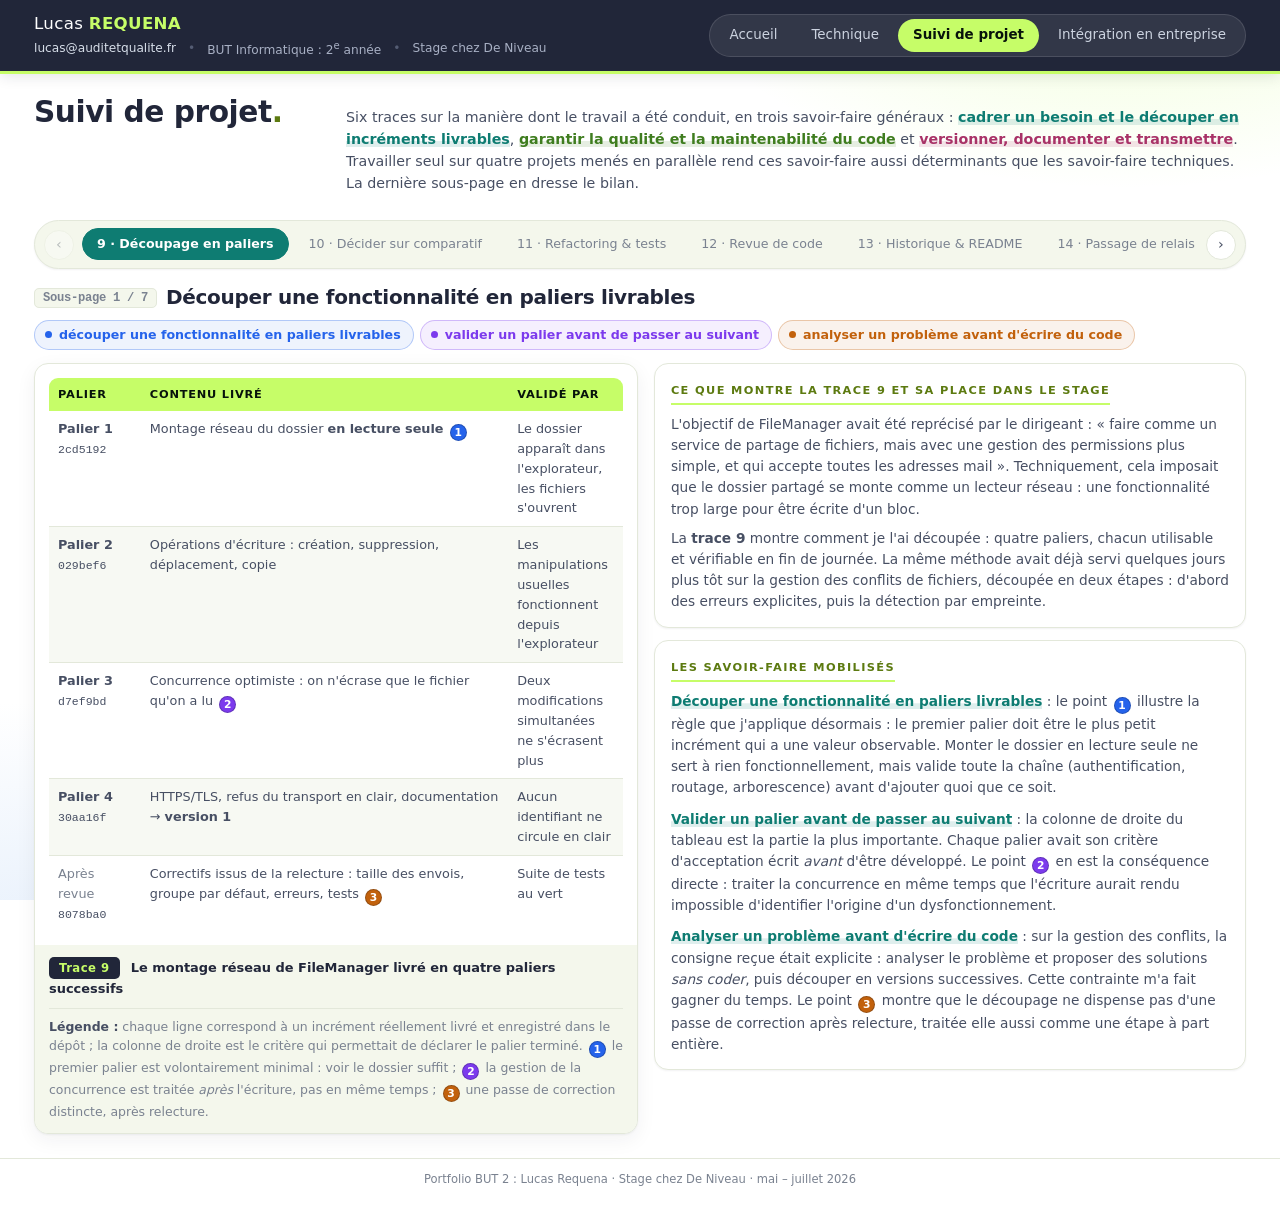
<file: suivi-projet.html>
<!DOCTYPE html>
<html lang="fr">
<head>
<meta charset="utf-8">
<meta name="viewport" content="width=device-width, initial-scale=1">
<title>Suivi de projet : Portfolio BUT 2 · Lucas Requena</title>
<meta name="description" content="Savoir-faire de conduite de projet : cadrage et découpage en paliers, qualité du code, versionnement et transmission.">
<link rel="stylesheet" href="assets/css/style.css">
</head>
<body>
<div class="shell">

  <header class="masthead">
    <div class="ident">
      <span class="ident-name">Lucas <b>REQUENA</b></span>
      <span class="ident-line">
        <a href="mailto:lucas@auditetqualite.fr">lucas@auditetqualite.fr</a>
        <span class="sep">•</span>
        <span>BUT&nbsp;Informatique : 2<sup>e</sup> année</span>
        <span class="sep">•</span>
        <span>Stage chez De&nbsp;Niveau</span>
      </span>
    </div>
    <nav class="mainnav" aria-label="Navigation principale">
      <a href="index.html">Accueil</a>
      <a href="technique.html">Technique</a>
      <a href="suivi-projet.html" class="is-current" aria-current="page">Suivi de projet</a>
      <a href="integration.html">Intégration en entreprise</a>
    </nav>
  </header>

  <main>
    <div class="page-head">
      <h1 class="page-title">Suivi de projet<span class="dot">.</span></h1>
      <p class="resume">
        Six traces sur la manière dont le travail a été conduit, en trois savoir-faire généraux :
        <b class="sf sf-cadre">cadrer un besoin et le découper en incréments livrables</b>,
        <b class="sf sf-qual">garantir la qualité et la maintenabilité du code</b> et
        <b class="sf sf-git">versionner, documenter et transmettre</b>.
        Travailler seul sur quatre projets menés en parallèle rend ces savoir-faire aussi déterminants que les
        savoir-faire techniques. La dernière sous-page en dresse le bilan.
      </p>
    </div>

    <nav class="subnav" aria-label="Navigation entre les sous-pages">
      <div class="arrows">
        <button type="button" data-nav="prev" aria-label="Sous-page précédente">‹</button>
      </div>
      <div class="subnav-scroll" role="tablist" aria-label="Sous-pages">
        <button type="button" class="sp-tab t-cadre" role="tab" id="tab-9"  aria-controls="sp-9"  aria-selected="true">9 · Découpage en paliers</button>
        <button type="button" class="sp-tab t-cadre" role="tab" id="tab-10" aria-controls="sp-10" aria-selected="false">10 · Décider sur comparatif</button>
        <button type="button" class="sp-tab t-qual"  role="tab" id="tab-11" aria-controls="sp-11" aria-selected="false">11 · Refactoring &amp; tests</button>
        <button type="button" class="sp-tab t-qual"  role="tab" id="tab-12" aria-controls="sp-12" aria-selected="false">12 · Revue de code</button>
        <button type="button" class="sp-tab t-git"   role="tab" id="tab-13" aria-controls="sp-13" aria-selected="false">13 · Historique &amp; README</button>
        <button type="button" class="sp-tab t-git"   role="tab" id="tab-14" aria-controls="sp-14" aria-selected="false">14 · Passage de relais</button>
        <button type="button" class="sp-tab t-bilan" role="tab" id="tab-b"  aria-controls="sp-bilan" aria-selected="false">Bilan &amp; analyse</button>
      </div>
      <div class="arrows">
        <button type="button" data-nav="next" aria-label="Sous-page suivante">›</button>
      </div>
    </nav>

    <!-- ================================================================= -->
    <!-- SOUS-PAGE 9                                                        -->
    <!-- ================================================================= -->
    <article class="subpage pc-cadre" id="sp-9" role="tabpanel" aria-labelledby="tab-9">
      <div class="sp-head">
        <h2><span class="num">Sous-page 1 / 7</span>Découper une fonctionnalité en paliers livrables</h2>
        <ul class="sf-list">
          <li class="sf-cadre n1">découper une fonctionnalité en paliers livrables</li>
          <li class="sf-cadre n2">valider un palier avant de passer au suivant</li>
          <li class="sf-cadre n3">analyser un problème avant d'écrire du code</li>
        </ul>
      </div>

      <div class="sp-body">
        <figure class="trace">
          <div class="trace-html">
            <table class="ttab">
              <thead>
                <tr><th style="width:16%">Palier</th><th>Contenu livré</th><th style="width:20%">Validé par</th></tr>
              </thead>
              <tbody>
                <tr>
                  <td><b>Palier 1</b><br><span class="mono" style="font-size:.72rem">2cd5192</span></td>
                  <td>Montage réseau du dossier <b>en lecture seule</b> <span class="rp n1">1</span></td>
                  <td>Le dossier apparaît dans l'explorateur, les fichiers s'ouvrent</td>
                </tr>
                <tr>
                  <td><b>Palier 2</b><br><span class="mono" style="font-size:.72rem">029bef6</span></td>
                  <td>Opérations d'écriture : création, suppression, déplacement, copie</td>
                  <td>Les manipulations usuelles fonctionnent depuis l'explorateur</td>
                </tr>
                <tr>
                  <td><b>Palier 3</b><br><span class="mono" style="font-size:.72rem">d7ef9bd</span></td>
                  <td>Concurrence optimiste : on n'écrase que le fichier qu'on a lu <span class="rp n2">2</span></td>
                  <td>Deux modifications simultanées ne s'écrasent plus</td>
                </tr>
                <tr>
                  <td><b>Palier 4</b><br><span class="mono" style="font-size:.72rem">30aa16f</span></td>
                  <td>HTTPS/TLS, refus du transport en clair, documentation → <b>version 1</b></td>
                  <td>Aucun identifiant ne circule en clair</td>
                </tr>
                <tr>
                  <td><span style="color:var(--txt-mute)">Après revue</span><br><span class="mono" style="font-size:.72rem">8078ba0</span></td>
                  <td>Correctifs issus de la relecture : taille des envois, groupe par défaut, erreurs, tests <span class="rp n3">3</span></td>
                  <td>Suite de tests au vert</td>
                </tr>
              </tbody>
            </table>
          </div>
          <figcaption>
            <span class="trace-num">Trace 9</span>
            <span class="trace-title">Le montage réseau de FileManager livré en quatre paliers successifs</span>
            <span class="legende">
              <b>Légende :</b> chaque ligne correspond à un incrément réellement livré et enregistré dans le
              dépôt ; la colonne de droite est le critère qui permettait de déclarer le palier terminé.
              <span class="rp n1">1</span> le premier palier est volontairement minimal : voir le dossier suffit ;
              <span class="rp n2">2</span> la gestion de la concurrence est traitée <em>après</em> l'écriture, pas
              en même temps ; <span class="rp n3">3</span> une passe de correction distincte, après relecture.
            </span>
          </figcaption>
        </figure>

        <div class="analyse">
          <div class="bloc">
            <h3>Ce que montre la trace 9 et sa place dans le stage</h3>
            <p>
              L'objectif de FileManager avait été reprécisé par le dirigeant : « faire comme un service de
              partage de fichiers, mais avec une gestion des permissions plus simple, et qui accepte toutes les
              adresses mail ». Techniquement, cela imposait que le dossier partagé se monte comme un lecteur
              réseau : une fonctionnalité trop large pour être écrite d'un bloc.
            </p>
            <p>
              La <b>trace 9</b> montre comment je l'ai découpée : quatre paliers, chacun utilisable et
              vérifiable en fin de journée. La même méthode avait déjà servi quelques jours plus tôt sur la
              gestion des conflits de fichiers, découpée en deux étapes : d'abord des erreurs explicites, puis la
              détection par empreinte.
            </p>
          </div>

          <div class="bloc">
            <h3>Les savoir-faire mobilisés</h3>
            <p class="sfp">
              <span class="sf sf-cadre">Découper une fonctionnalité en paliers livrables</span> : le point
              <span class="rp n1">1</span> illustre la règle que j'applique désormais : le premier palier doit être
              le plus petit incrément qui a une valeur observable. Monter le dossier en lecture seule ne sert à
              rien fonctionnellement, mais valide toute la chaîne (authentification, routage, arborescence)
              avant d'ajouter quoi que ce soit.
            </p>
            <p class="sfp">
              <span class="sf sf-cadre">Valider un palier avant de passer au suivant</span> : la colonne de
              droite du tableau est la partie la plus importante. Chaque palier avait son critère d'acceptation
              écrit <em>avant</em> d'être développé. Le point <span class="rp n2">2</span> en est la conséquence
              directe : traiter la concurrence en même temps que l'écriture aurait rendu impossible d'identifier
              l'origine d'un dysfonctionnement.
            </p>
            <p class="sfp">
              <span class="sf sf-cadre">Analyser un problème avant d'écrire du code</span> : sur la gestion des
              conflits, la consigne reçue était explicite : analyser le problème et proposer des solutions
              <em>sans coder</em>, puis découper en versions successives. Cette contrainte m'a fait gagner du
              temps. Le point <span class="rp n3">3</span> montre que le découpage ne dispense pas d'une passe de
              correction après relecture, traitée elle aussi comme une étape à part entière.
            </p>
          </div>
        </div>
      </div>
    </article>

    <!-- ================================================================= -->
    <!-- SOUS-PAGE 10                                                       -->
    <!-- ================================================================= -->
    <article class="subpage pc-cadre" id="sp-10" role="tabpanel" aria-labelledby="tab-10" hidden>
      <div class="sp-head">
        <h2><span class="num">Sous-page 2 / 7</span>Instruire une décision avant de l'engager</h2>
        <ul class="sf-list">
          <li class="sf-cadre n1">comparer des solutions sur des critères explicites</li>
          <li class="sf-cadre n2">vérifier la faisabilité avant de s'engager</li>
          <li class="sf-cadre n3">planifier l'ordre des opérations d'un chantier</li>
        </ul>
      </div>

      <div class="sp-body">
        <figure class="trace">
          <div class="trace-html">
            <table class="ttab">
              <thead>
                <tr><th style="width:30%">Critère</th><th>Odoo Enterprise (existant)</th><th>Odoo Community (cible)</th></tr>
              </thead>
              <tbody>
                <tr>
                  <td>Coût de licence <span class="rp n1">1</span></td>
                  <td class="no">≈ 50 à 60 €/mois <b>par utilisateur</b></td>
                  <td class="ok">Gratuit</td>
                </tr>
                <tr>
                  <td>Coût réel pour 2 utilisateurs</td>
                  <td class="no">plus de 100 €/mois</td>
                  <td class="ok">Coût du serveur uniquement</td>
                </tr>
                <tr>
                  <td>Ajout d'un utilisateur</td>
                  <td class="no">Facturé, à chaque fois</td>
                  <td class="ok">Sans frais supplémentaire</td>
                </tr>
                <tr>
                  <td>Modules nécessaires <span class="rp n2">2</span></td>
                  <td>Contacts, Ventes, Facturation, Site web</td>
                  <td class="ok">Tous disponibles en version libre : vérifié</td>
                </tr>
                <tr>
                  <td>Hébergement</td>
                  <td>Inclus, non maîtrisé</td>
                  <td>À notre charge, sur le VPS existant</td>
                </tr>
                <tr>
                  <td>Fonctions absentes</td>
                  <td>Aucune</td>
                  <td class="no">Quelques modules propriétaires à recréer <span class="rp n3">3</span></td>
                </tr>
              </tbody>
            </table>
            <div class="blocks" style="margin-top:12px">
              <div class="blk" style="--c:var(--sf-cadre)">
                <b>Ordre de migration retenu</b>
                <span class="sub">Contacts → produits → utilisateurs → devis, puis commandes, factures et
                  avoirs. Le plus structurant d'abord, ce qui en dépend ensuite.</span>
              </div>
            </div>
          </div>
          <figcaption>
            <span class="trace-num">Trace 10</span>
            <span class="trace-title">Comparatif Odoo Enterprise / Community produit avant la décision de migrer</span>
            <span class="legende">
              <b>Légende :</b> synthèse de la semaine de cadrage (deuxième semaine), avant toute mise en œuvre.
              <span class="rp n1">1</span> le critère décisif : une licence facturée par utilisateur contre une
              solution libre ; <span class="rp n2">2</span> la vérification préalable de la disponibilité des
              modules réellement utilisés ; <span class="rp n3">3</span> les manques identifiés dès le cadrage, et
              qui donneront lieu à un développement spécifique.
            </span>
          </figcaption>
        </figure>

        <div class="analyse">
          <div class="bloc">
            <h3>Ce que montre la trace 10 et sa place dans le stage</h3>
            <p>
              Migrer l'ERP, c'est toucher aux factures et à la compta. Cédric ne voulait pas d'à-peu-près.
              La deuxième semaine de stage a donc été consacrée
              exclusivement au cadrage, sans écrire une ligne de code de migration.
            </p>
            <p>
              La <b>trace 10</b> est la synthèse qui a servi de base à la décision. Elle a été validée par le
              dirigeant avant que le chantier ne démarre réellement en troisième semaine ; sans elle, la
              migration aurait été lancée sur une intuition d'économie.
            </p>
          </div>

          <div class="bloc">
            <h3>Les savoir-faire mobilisés</h3>
            <p class="sfp">
              <span class="sf sf-cadre">Comparer des solutions sur des critères explicites</span> : le point
              <span class="rp n1">1</span> est l'argument central, mais il ne suffisait pas : j'ai dû expliciter
              aussi ce que l'entreprise <em>perdrait</em>. Un comparatif qui ne présente que des avantages n'est
              pas un comparatif, c'est une justification après coup.
            </p>
            <p class="sfp">
              <span class="sf sf-cadre">Vérifier la faisabilité avant de s'engager</span> : le point
              <span class="rp n2">2</span> a été le vrai travail de la semaine : vérifier module par module que ce
              qui est utilisé au quotidien existe bien en version libre, puis monter une instance de test en
              local pour le constater plutôt que de le lire. Le point <span class="rp n3">3</span> est le résultat
              de cet examen : quelques fonctions manquantes, connues <em>avant</em> la bascule et non découvertes
              après (voir <a href="integration.html#sp-17">trace 17</a>).
            </p>
            <p class="sfp">
              <span class="sf sf-cadre">Planifier l'ordre des opérations</span> : le bloc final fixe la séquence
              de migration. Cet ordre n'est pas arbitraire : les devis référencent des contacts et des produits,
              les factures référencent des devis. Le déterminer à l'avance évite de découvrir en pleine
              migration qu'une table dépend d'une autre non encore importée.
            </p>
          </div>
        </div>
      </div>
    </article>

    <!-- ================================================================= -->
    <!-- SOUS-PAGE 11                                                       -->
    <!-- ================================================================= -->
    <article class="subpage pc-qual" id="sp-11" role="tabpanel" aria-labelledby="tab-11" hidden>
      <div class="sp-head">
        <h2><span class="num">Sous-page 3 / 7</span>Reprendre du code existant pour le rendre maintenable</h2>
        <ul class="sf-list">
          <li class="sf-qual n1">refactorer un code monolithique</li>
          <li class="sf-qual n2">écrire des tests automatisés</li>
          <li class="sf-qual n3">protéger les données contre une opération destructrice</li>
        </ul>
      </div>

      <div class="sp-body">
        <figure class="trace">
          <div class="trace-html">
            <table class="ttab">
              <thead>
                <tr><th style="width:26%">Aspect</th><th style="width:37%">Avant reprise</th><th>Après</th></tr>
              </thead>
              <tbody>
                <tr>
                  <td>Back-end</td>
                  <td class="no">Un ensemble non séparé</td>
                  <td class="ok">4 modules : routes, données, scoring, authentification <span class="rp n1">1</span></td>
                </tr>
                <tr>
                  <td>Front-end</td>
                  <td class="no">Un fichier unique</td>
                  <td class="ok">Plusieurs fichiers, une responsabilité chacun</td>
                </tr>
                <tr>
                  <td>Contenu des questionnaires</td>
                  <td class="no">Écrit dans le code</td>
                  <td class="ok">Fichiers de données éditables</td>
                </tr>
                <tr>
                  <td>Tests</td>
                  <td class="no">Aucun</td>
                  <td class="ok">Suite couvrant les règles de sécurité <span class="rp n2">2</span></td>
                </tr>
                <tr>
                  <td>Mise à jour du serveur</td>
                  <td class="no">Synchronisation destructive : un questionnaire a disparu</td>
                  <td class="ok">Synchronisation non destructive <span class="rp n3">3</span></td>
                </tr>
                <tr>
                  <td>Retour en arrière dans le quiz</td>
                  <td class="no">Les réponses précédentes étaient écrasées</td>
                  <td class="ok">Réponses ré-affichées et modifiables</td>
                </tr>
              </tbody>
            </table>
          </div>
          <figcaption>
            <span class="trace-num">Trace 11</span>
            <span class="trace-title">État du projet quiz avant et après les travaux de qualité</span>
            <span class="legende">
              <b>Légende :</b> comparaison entre le code repris en début de stage et son état après les semaines
              2 et 3.
              <span class="rp n1">1</span> la séparation en modules, détaillée en
              <a href="technique.html#sp-1">trace 1</a> ;
              <span class="rp n2">2</span> l'apparition d'une suite de tests, jusque-là inexistante ;
              <span class="rp n3">3</span> la correction la plus importante : une perte de données réelle en
              production, corrigée à la racine.
            </span>
          </figcaption>
        </figure>

        <div class="analyse">
          <div class="bloc">
            <h3>Ce que montre la trace 11 et sa place dans le stage</h3>
            <p>
              Le quiz est le seul projet du stage dont je n'ai pas écrit la première version. C'est donc celui
              qui m'a appris le plus sur la reprise de code : comprendre avant de modifier, et transformer par
              étapes plutôt que réécrire.
            </p>
            <p>
              La <b>trace 11</b> résume ce passage. La ligne <span class="rp n3">3</span> est celle qui compte
              vraiment : lors d'une mise à jour du serveur, un questionnaire a purement et simplement disparu.
              L'incident n'a pas été traité en restaurant le fichier, mais en corrigeant la logique de
              synchronisation pour qu'elle ne puisse plus supprimer de données.
            </p>
          </div>

          <div class="bloc">
            <h3>Les savoir-faire mobilisés</h3>
            <p class="sfp">
              <span class="sf sf-qual">Refactorer un code monolithique</span> : au point
              <span class="rp n1">1</span>, la restructuration n'a apporté aucune fonctionnalité nouvelle, ce qui
              la rend difficile à justifier sur le moment. Elle s'est pourtant payée dès la semaine suivante :
              minuteur, statistiques par quiz, mail de fin personnalisé et affichage mobile ont tous été ajoutés
              sur cette base, sans conflit entre eux.
            </p>
            <p class="sfp">
              <span class="sf sf-qual">Écrire des tests automatisés</span> : le point <span class="rp n2">2</span>
              correspond à la mise à jour de sécurité décrite en
              <a href="technique.html#sp-7">trace 7</a>. J'ai retenu une règle simple : ce qui protège
              l'application doit être testé, parce que c'est précisément ce que personne ne pense à vérifier
              manuellement avant une mise en ligne.
            </p>
            <p class="sfp">
              <span class="sf sf-qual">Protéger les données contre une opération destructrice</span> : le point
              <span class="rp n3">3</span> est ma principale leçon de qualité du stage. Une procédure de
              déploiement qui supprime est une bombe à retardement, même si elle fonctionne cent fois. Corriger
              le symptôme aurait pris cinq minutes ; corriger la logique de synchronisation a pris une
              demi-journée et a supprimé le risque.
            </p>
          </div>
        </div>
      </div>
    </article>

    <!-- ================================================================= -->
    <!-- SOUS-PAGE 12                                                       -->
    <!-- ================================================================= -->
    <article class="subpage pc-qual" id="sp-12" role="tabpanel" aria-labelledby="tab-12" hidden>
      <div class="sp-head">
        <h2><span class="num">Sous-page 4 / 7</span>Faire relire son code et chercher la cause racine</h2>
        <ul class="sf-list">
          <li class="sf-qual n1">soumettre son code à une revue et en traiter les retours</li>
          <li class="sf-qual n2">traiter la cause racine plutôt que le contournement</li>
          <li class="sf-qual n3">corriger sans introduire de régression</li>
        </ul>
      </div>

      <div class="sp-body">
        <figure class="trace">
          <div class="trace-media" data-src="assets/img/trace-12.png"
               data-hint="Capture du rapport de revue de code exécuté sur MailRGE : la liste des points relevés, leur gravité, et les fichiers concernés.">
            <img src="assets/img/trace-12.png" alt="Rapport de revue de code sur MailRGE : 7 constats classés par gravité (1 élevé, 3 moyens, 3 faibles), chacun rattaché à un emplacement précis dans server/index.mjs.">
            <span class="pt-box n1" style="--x:0.5%;--y:8.5%;--w:99%;--h:9.8%"></span>
            <span class="pt n1" style="--x:5%;--y:11.5%">1</span>
            <span class="pt-box n2" style="--x:1.5%;--y:23.5%;--w:78%;--h:16%"></span>
            <span class="pt n2" style="--x:2%;--y:24%">2</span>
            <span class="pt-box n3" style="--x:79.3%;--y:24.5%;--w:19.7%;--h:67%"></span>
            <span class="pt n3" style="--x:96%;--y:26%">3</span>
          </div>
          <figcaption>
            <span class="trace-num">Trace 12</span>
            <span class="trace-title">Revue de code de MailRGE : constats classés par gravité et localisés</span>
            <span class="legende">
              <b>Légende :</b> rapport de revue exécutée sur le code réel de MailRGE (branche <code>main</code>).
              <span class="rp n1">1</span> la répartition des <b>7 constats</b> par gravité : 1 élevé, 3 moyens,
              3 faibles ; <span class="rp n2">2</span> le constat le plus grave, traité en priorité : l'endpoint d'envoi
              sans authentification ni plafond de destinataires ;
              <span class="rp n3">3</span> l'emplacement exact de chaque constat, jusqu'au numéro de ligne, pour
              pouvoir corriger sans le chercher.
            </span>
          </figcaption>
        </figure>

        <div class="analyse">
          <div class="bloc">
            <h3>Ce que montre la trace 12 et sa place dans le stage</h3>
            <p>
              Travailler seul prive du regard extérieur qui, en équipe, arrête les mauvaises idées. J'ai donc
              pris l'habitude de faire relire systématiquement le code d'une fonctionnalité avant de la
              considérer terminée : ce qui a été fait sur MailRGE après l'ajout du découpage des listes, et sur
              FileManager après le premier palier du montage réseau.
            </p>
            <p>
              La <b>trace 12</b> montre cette revue et ses suites. Elle vaut moins pour les défauts trouvés que
              pour ce qu'elle a changé dans ma manière de travailler : considérer qu'un développement n'est pas
              fini au moment où il fonctionne.
            </p>
          </div>

          <div class="bloc">
            <h3>Les savoir-faire mobilisés</h3>
            <p class="sfp">
              <span class="sf sf-qual">Soumettre son code à une revue et en traiter les retours</span> : au
              point <span class="rp n1">1</span>, la difficulté est de trier : tous les points relevés ne se valent
              pas. J'ai priorisé au point <span class="rp n2">2</span> ceux qui touchaient à la fiabilité des envois
              (un mail parti à tort ne se rattrape pas), avant les remarques de lisibilité.
            </p>
            <p class="sfp">
              <span class="sf sf-qual">Traiter la cause racine plutôt que le contournement</span> : c'est
              l'exigence que mon maître de stage a formulée le plus clairement, à propos d'un tout autre
              incident : la page Contacts de l'Odoo migré était devenue inaccessible, et il a explicitement
              refusé un contournement minimal en demandant d'en chercher l'origine, au motif qu'il s'agissait
              d'une migration d'entreprise. J'ai appliqué la même règle ici, et sur la synchronisation
              destructive du quiz (<a href="#sp-11">trace 11</a>).
            </p>
            <p class="sfp">
              <span class="sf sf-qual">Corriger sans introduire de régression</span> : le point
              <span class="rp n3">3</span> localise chaque constat jusqu'à la ligne, ce qui rend la correction
              ciblée plutôt qu'approximative. Mais une passe de correction reste risquée : sur MailRGE, chaque
              correctif a été vérifié sur un jeu de recherche réel ; sur le module de messagerie d'Odoo, j'ai dû
              revérifier plus tard que les envois partaient toujours après une modification : une régression qui
              n'aurait pas été détectée autrement.
            </p>
          </div>
        </div>
      </div>
    </article>

    <!-- ================================================================= -->
    <!-- SOUS-PAGE 13                                                       -->
    <!-- ================================================================= -->
    <article class="subpage pc-git" id="sp-13" role="tabpanel" aria-labelledby="tab-13" hidden>
      <div class="sp-head">
        <h2><span class="num">Sous-page 5 / 7</span>Un historique et une documentation exploitables</h2>
        <ul class="sf-list">
          <li class="sf-git n1">tenir un historique de versions lisible</li>
          <li class="sf-git n2">documenter un livrable pour son futur lecteur</li>
          <li class="sf-git n3">organiser un dépôt et son mode de publication</li>
        </ul>
      </div>

      <div class="sp-body">
        <figure class="trace">
          <div class="trace-html">
            <pre class="codeblk"><span class="cm">$ git log --oneline   # module Odoo sale_payment_schedule</span>
<span class="hl">ee93d90</span>  switch license LGPL-3 → OPL-1        <span class="cm">← une décision = un commit</span> <span class="st">[2]</span>
<span class="hl">c85aee8</span>  feat: initial release                <span class="cm">← module complet et fonctionnel</span> <span class="st">[1]</span>

<span class="cm">$ git log --oneline   # FileManager, gestion des conflits</span>
<span class="hl">ca1247b</span>  palier 2 : détection par hash SHA-256 + écrasement sécurisé
<span class="hl">68a6f3f</span>  palier 1 : erreurs API structurées + affichage explicite des conflits

<span class="cm">$ tree  # contenu du dépôt du module</span>
sale_payment_schedule/
├── <span class="ad">README.md</span>          <span class="cm">← à quoi sert le module, comment l'utiliser</span> <span class="st">[3]</span>
├── __manifest__.py    <span class="cm">← nom, version, dépendances, licence</span>
├── models/
└── views/</pre>
          </div>
          <figcaption>
            <span class="trace-num">Trace 13</span>
            <span class="trace-title">Historique de versions et documentation du module <code>sale_payment_schedule</code></span>
            <span class="legende">
              <b>Légende :</b> extraits du dépôt privé du module Odoo développé en cinquième semaine, et de
              celui de FileManager.
              <span class="rp n1">1</span> une première version publiée seulement quand le module est complet ;
              <span class="rp n2">2</span> le changement de licence isolé dans son propre commit, pour qu'il reste
              retrouvable ; <span class="rp n3">3</span> le README, rédigé en même temps que le code et non après.
            </span>
          </figcaption>
        </figure>

        <div class="analyse">
          <div class="bloc">
            <h3>Ce que montre la trace 13 et sa place dans le stage</h3>
            <p>
              Tous les projets du stage sont versionnés et hébergés sur des dépôts privés. Le module
              <code>sale_payment_schedule</code> est le plus représentatif : c'est un livrable autonome,
              installé sur l'instance Odoo de production, qu'une autre personne doit pouvoir comprendre et
              réinstaller sans moi.
            </p>
            <p>
              La <b>trace 13</b> en montre l'historique et l'organisation. Elle illustre une exigence à laquelle
              je me suis tenu : un historique Git, je dois pouvoir le relire trois semaines plus tard
              et comprendre pourquoi j'ai changé ça.
            </p>
          </div>

          <div class="bloc">
            <h3>Les savoir-faire mobilisés</h3>
            <p class="sfp">
              <span class="sf sf-git">Tenir un historique lisible</span> : les points <span class="rp n1">1</span>
              et <span class="rp n2">2</span> traduisent deux règles complémentaires : un commit correspond à une
              intention unique, et son message dit ce qui change, pas ce qui a été touché. Le changement de
              licence isolé permet de répondre plus tard à la question « depuis quand ce module est-il
              propriétaire ? » sans relire le code. Le même principe s'applique aux paliers de FileManager, où
              chaque palier est identifiable dans l'historique.
            </p>
            <p class="sfp">
              <span class="sf sf-git">Documenter un livrable pour son futur lecteur</span> : au point
              <span class="rp n3">3</span>, le README explique le fonctionnement du module : on écrit une balise de
              pourcentage dans les notes d'un devis, et le PDF affiche le montant correspondant sans modifier le
              texte enregistré. Sans cette explication, un utilisateur découvrant une balise dans un devis la
              prendrait pour une coquille.
            </p>
            <p class="sfp">
              <span class="sf sf-git">Organiser un dépôt et son mode de publication</span> : dépôt privé,
              fichier de manifeste renseigné, licence explicite. La motivation de ce choix de licence est
              détaillée en <a href="integration.html#sp-17">trace 17</a> : elle est commerciale avant d'être
              technique, ce qui est justement la raison pour laquelle elle devait être tracée.
            </p>
          </div>
        </div>
      </div>
    </article>

    <!-- ================================================================= -->
    <!-- SOUS-PAGE 14                                                       -->
    <!-- ================================================================= -->
    <article class="subpage pc-git" id="sp-14" role="tabpanel" aria-labelledby="tab-14" hidden>
      <div class="sp-head">
        <h2><span class="num">Sous-page 6 / 7</span>Assurer la continuité d'un projet en cours</h2>
        <ul class="sf-list">
          <li class="sf-git n1">synthétiser l'état d'un projet pour le transmettre</li>
          <li class="sf-git n2">conserver les décisions techniques par écrit</li>
          <li class="sf-git n3">changer d'outil sans perdre le contexte</li>
        </ul>
      </div>

      <div class="sp-body">
        <figure class="trace">
          <div class="trace-html">
            <blockquote class="quote">
              « résume cette conv que je donne à claude code qu'il prenne la relève »
              <cite>Demande formulée en cours de migration Odoo, quatrième semaine <span class="rp n1">1</span></cite>
            </blockquote>
            <div class="blocks" style="margin-top:12px">
              <div class="blk" style="--c:var(--sf-git)">
                <b>Ce qui devait absolument être transmis</b>
                <span class="sub">Les accès et la configuration du serveur ; les tables déjà migrées et celles
                  restantes ; l'ordre de migration retenu ; les règles apprises (mapper l'ID externe, découper
                  les gros fichiers) ; les problèmes en cours.</span>
                <span class="pt pt-inline n2">2</span>
              </div>
              <div class="blk" style="--c:var(--sf-git)">
                <b>Ce que la synthèse a permis ensuite</b>
                <span class="sub">Reprendre la migration sans repartir de zéro, et retrouver les informations
                  serveur depuis les échanges du projet plutôt que de les redonner à chaque fois.</span>
                <span class="pt pt-inline n3">3</span>
              </div>
              <div class="blk" style="--c:var(--txt-mute)">
                <b>Limite explicitement posée</b>
                <span class="sub">Toutes les autorisations accordées sur le serveur, <em>sauf</em> toucher à la
                  base de données d'Odoo.</span>
              </div>
            </div>
          </div>
          <figcaption>
            <span class="trace-num">Trace 14</span>
            <span class="trace-title">Passage de relais entre deux environnements de travail au milieu de la migration Odoo</span>
            <span class="legende">
              <b>Légende :</b> la migration Odoo, commencée avec un premier assistant de développement, a été
              poursuivie avec un autre alors qu'elle était en cours.
              <span class="rp n1">1</span> la demande de synthèse, formulée avant le changement d'outil ;
              <span class="rp n2">2</span> le contenu que cette synthèse devait couvrir ;
              <span class="rp n3">3</span> ce que la continuité du contexte a permis les semaines suivantes.
            </span>
          </figcaption>
        </figure>

        <div class="analyse">
          <div class="bloc">
            <h3>Ce que montre la trace 14 et sa place dans le stage</h3>
            <p>
              J'écris surtout sous <b>Visual Studio Code</b>. Cursor, puis Claude Code à partir de la
              quatrième semaine, m'ont servi de temps en temps sur les passages les plus denses. Le changement
              d'assistant est intervenu <b>au milieu</b> de la migration Odoo, au mauvais moment : un
              chantier à moitié fait, dont une partie du raisonnement n'existait que dans l'historique de
              conversation.
            </p>
            <p>
              La <b>trace 14</b> montre comment j'ai traité ce risque : produire une synthèse de l'état du
              projet avant de basculer, exactement comme on rédige une passation avant de quitter un poste.
            </p>
          </div>

          <div class="bloc">
            <h3>Les savoir-faire mobilisés</h3>
            <p class="sfp">
              <span class="sf sf-git">Synthétiser l'état d'un projet pour le transmettre</span> : le point
              <span class="rp n1">1</span> est la demande, le point <span class="rp n2">2</span> son contenu. Écrire
              cette synthèse m'a obligé à distinguer ce que je savais de ce que j'avais seulement supposé. C'est
              un exercice qui ressemble beaucoup à la rédaction d'un rapport hebdomadaire, et qui a la même
              vertu : on découvre les zones floues en les écrivant.
            </p>
            <p class="sfp">
              <span class="sf sf-git">Conserver les décisions techniques par écrit</span> : les règles de
              migration (toujours mapper l'ID externe, découper les gros fichiers, viser une migration complète
              sans retouche après coup) ne figuraient nulle part avant cette synthèse. Elles ont été formulées à
              cette occasion et m'ont resservi pour toutes les tables suivantes.
            </p>
            <p class="sfp">
              <span class="sf sf-git">Changer d'outil sans perdre le contexte</span> : le point
              <span class="rp n3">3</span> mesure le résultat : la migration a repris sans temps mort et le
              contexte serveur est resté exploitable jusqu'au déploiement de FileManager, trois semaines plus
              tard. J'en retiens aussi qu'un contexte transmis doit s'accompagner de ses limites, d'où la
              restriction explicite sur la base Odoo.
            </p>
          </div>
        </div>
      </div>
    </article>

    <!-- ================================================================= -->
    <!-- BILAN & ANALYSE                                                    -->
    <!-- ================================================================= -->
    <article class="subpage" id="sp-bilan" role="tabpanel" aria-labelledby="tab-b" hidden>
      <div class="sp-head">
        <h2><span class="num">Sous-page 7 / 7</span>Bilan &amp; analyse des savoir-faire de conduite de projet</h2>
        <p class="resume" style="max-width:none">
          Un bloc par savoir-faire général : ce à quoi il a servi, d'où vient l'apprentissage, ce qui a été
          difficile, et une évaluation de mon niveau avant et après le stage.
        </p>
      </div>

      <div class="bilan-grid">

        <!-- ---------------- SF E : cadrage ---------------------------- -->
        <section class="bilan-bloc sf-cadre">
          <h3>Cadrer un besoin et le découper en incréments</h3>
          <span class="dom">Traces 9 et 10</span>

          <h4>Savoir-faire élémentaires et contexte d'utilisation</h4>
          <ul>
            <li><b>Découper en paliers livrables</b> : montage réseau de FileManager en quatre paliers
              (trace 9), gestion des conflits de fichiers en deux étapes.</li>
            <li><b>Analyser avant de coder</b> : étude des solutions de conflit demandée explicitement sans
              écrire de code.</li>
            <li><b>Comparer et chiffrer avant de décider</b> : cadrage Odoo Community / Enterprise
              (trace 10), étude des normes de facturation électronique française.</li>
            <li><b>Planifier un ordre d'opérations</b> : séquence de migration des tables Odoo, cohabitation
              progressive des services sur le VPS.</li>
          </ul>

          <h4>Contexte d'apprentissage</h4>
          <div class="appr">
            <span>Vu en cours (théorie)</span>
            <span class="on">Appris pendant le stage</span>
            <span class="on">Exigé par le maître de stage</span>
          </div>
          <p>
            La gestion de projet vue en formation reste abstraite tant qu'on ne subit pas les conséquences d'un
            mauvais découpage. Ce savoir-faire a surtout été appris par la contrainte : c'est mon maître de
            stage qui a demandé une analyse avant implémentation et un découpage en versions successives.
          </p>

          <h4>Difficulté</h4>
          <p>
            <b>Moyenne à élevée.</b> La difficulté est psychologique autant que technique : quand on sait
            comment coder une fonctionnalité, s'arrêter pour la découper et écrire des critères d'acceptation
            donne l'impression de perdre du temps.
          </p>

          <div class="niveau">
            <div class="row avant"><span class="lbl">Avant</span><span class="bar"><i style="--v:25%"></i></span><span class="val">Notions</span></div>
            <div class="row"><span class="lbl">Après</span><span class="bar"><i style="--v:72%"></i></span><span class="val">Bon</span></div>
            <p class="echelle">Échelle : notions · moyen · bon · très bon</p>
          </div>
          <p>
            En début de stage, je commençais un développement dès que j'avais compris la
            demande. Je produis maintenant systématiquement un découpage et des critères de fin avant de coder,
            et je constate concrètement le gain : les paliers de la trace 9 ont tous été livrés sans reprise. Il
            me manque encore l'estimation : je sais découper, je sais mal prévoir combien de temps chaque partie
            prendra.
          </p>
        </section>

        <!-- ---------------- SF F : qualité ---------------------------- -->
        <section class="bilan-bloc sf-qual">
          <h3>Garantir la qualité et la maintenabilité du code</h3>
          <span class="dom">Traces 11 et 12</span>

          <h4>Savoir-faire élémentaires et contexte d'utilisation</h4>
          <ul>
            <li><b>Refactorer un code monolithique</b> : back-end et front-end du quiz (trace 11), architecture
              en couches de FileManager.</li>
            <li><b>Écrire des tests automatisés</b> : règles de sécurité du quiz, correctifs de FileManager
              après revue.</li>
            <li><b>Faire relire son code</b> : revue systématique de MailRGE et de FileManager avant de
              considérer une fonctionnalité terminée (trace 12).</li>
            <li><b>Chercher la cause racine</b> : page Contacts inaccessible après migration, synchronisation
              destructive du quiz, erreurs 502 en production.</li>
          </ul>

          <h4>Contexte d'apprentissage</h4>
          <div class="appr">
            <span class="on">Bases vues en cours</span>
            <span class="on">Approfondi en stage</span>
            <span class="on">Exigé par le maître de stage</span>
          </div>
          <p>
            Les tests et la lisibilité du code font partie de la formation. Ce que le stage a ajouté, c'est
            l'exigence de niveau : à plusieurs reprises, un travail que je considérais comme fini a été renvoyé
            avec une demande de certitude : « cherche l'origine, pas le minimum ». Cette exigence a plus
            transformé ma façon de travailler que n'importe quel outil.
          </p>

          <h4>Difficulté</h4>
          <p>
            <b>Moyenne.</b> Techniquement accessible, mais coûteuse en discipline : la tentation du
            contournement est maximale quand la correction rapide fonctionne et que le projet suivant attend.
          </p>

          <div class="niveau">
            <div class="row avant"><span class="lbl">Avant</span><span class="bar"><i style="--v:40%"></i></span><span class="val">Moyen</span></div>
            <div class="row"><span class="lbl">Après</span><span class="bar"><i style="--v:76%"></i></span><span class="val">Bon</span></div>
            <p class="echelle">Échelle : notions · moyen · bon · très bon</p>
          </div>
          <p>
            Je sais aujourd'hui reprendre un code existant, le restructurer, le couvrir
            de tests sur ses parties sensibles et le faire relire avant de le déclarer terminé. Surtout, j'ai
            changé de critère de fin : « ça fonctionne » ne suffit plus, je cherche à pouvoir expliquer
            <em>pourquoi</em> ça fonctionne. Ma limite reste la couverture de tests, encore concentrée sur la
            sécurité plutôt que sur l'ensemble du comportement.
          </p>
        </section>

        <!-- ---------------- SF G : versionnement ---------------------- -->
        <section class="bilan-bloc sf-git">
          <h3>Versionner, documenter et transmettre</h3>
          <span class="dom">Traces 13 et 14</span>

          <h4>Savoir-faire élémentaires et contexte d'utilisation</h4>
          <ul>
            <li><b>Tenir un historique lisible</b> : un commit = une intention, sur les quatre projets
              (trace 13).</li>
            <li><b>Documenter un livrable</b> : README du module Odoo et de FileManager, rédigés avec le code.</li>
            <li><b>Organiser un dépôt et sa publication</b> : dépôts privés, manifeste, licence explicite.</li>
            <li><b>Transmettre un contexte de travail</b> : synthèse écrite lors du changement d'outil en pleine
              migration Odoo (trace 14).</li>
          </ul>

          <h4>Contexte d'apprentissage</h4>
          <div class="appr">
            <span class="on">Bases vues en cours</span>
            <span class="on">Approfondi en stage</span>
            <span>Travail personnel</span>
          </div>
          <p>
            Git était connu, mais utilisé comme un filet de sécurité en projet scolaire. Le stage lui a donné sa
            vraie fonction : sur quatre projets menés en parallèle, l'historique est souvent la seule chose qui
            permette de se rappeler pourquoi une décision a été prise trois semaines plus tôt.
          </p>

          <h4>Difficulté</h4>
          <p>
            <b>Faible à moyenne.</b> Les commandes ne posent pas de problème ; ce qui en pose, c'est la
            régularité : écrire un README au bon moment, isoler un changement de licence dans son propre commit,
            documenter une décision avant de l'oublier.
          </p>

          <div class="niveau">
            <div class="row avant"><span class="lbl">Avant</span><span class="bar"><i style="--v:45%"></i></span><span class="val">Moyen</span></div>
            <div class="row"><span class="lbl">Après</span><span class="bar"><i style="--v:74%"></i></span><span class="val">Bon</span></div>
            <p class="echelle">Échelle : notions · moyen · bon · très bon</p>
          </div>
          <p>
            Je suis passé d'un usage défensif de Git à un usage documentaire. La
            progression la plus nette porte sur la transmission : la trace 14 montre que je sais désormais
            produire une synthèse d'état exploitable par quelqu'un d'autre, ce que je n'avais jamais eu à faire.
            Il me reste à travailler les pratiques d'équipe (branches, demandes de fusion, relecture croisée),
            que mon contexte de développeur unique ne m'a pas permis d'exercer.
          </p>
        </section>

      </div>
    </article>

  </main>

  <footer class="foot">
    Portfolio BUT 2 : Lucas Requena · Stage chez De Niveau · mai – juillet 2026
  </footer>
</div>
<script src="assets/js/portfolio.js"></script>
</body>
</html>
</file>
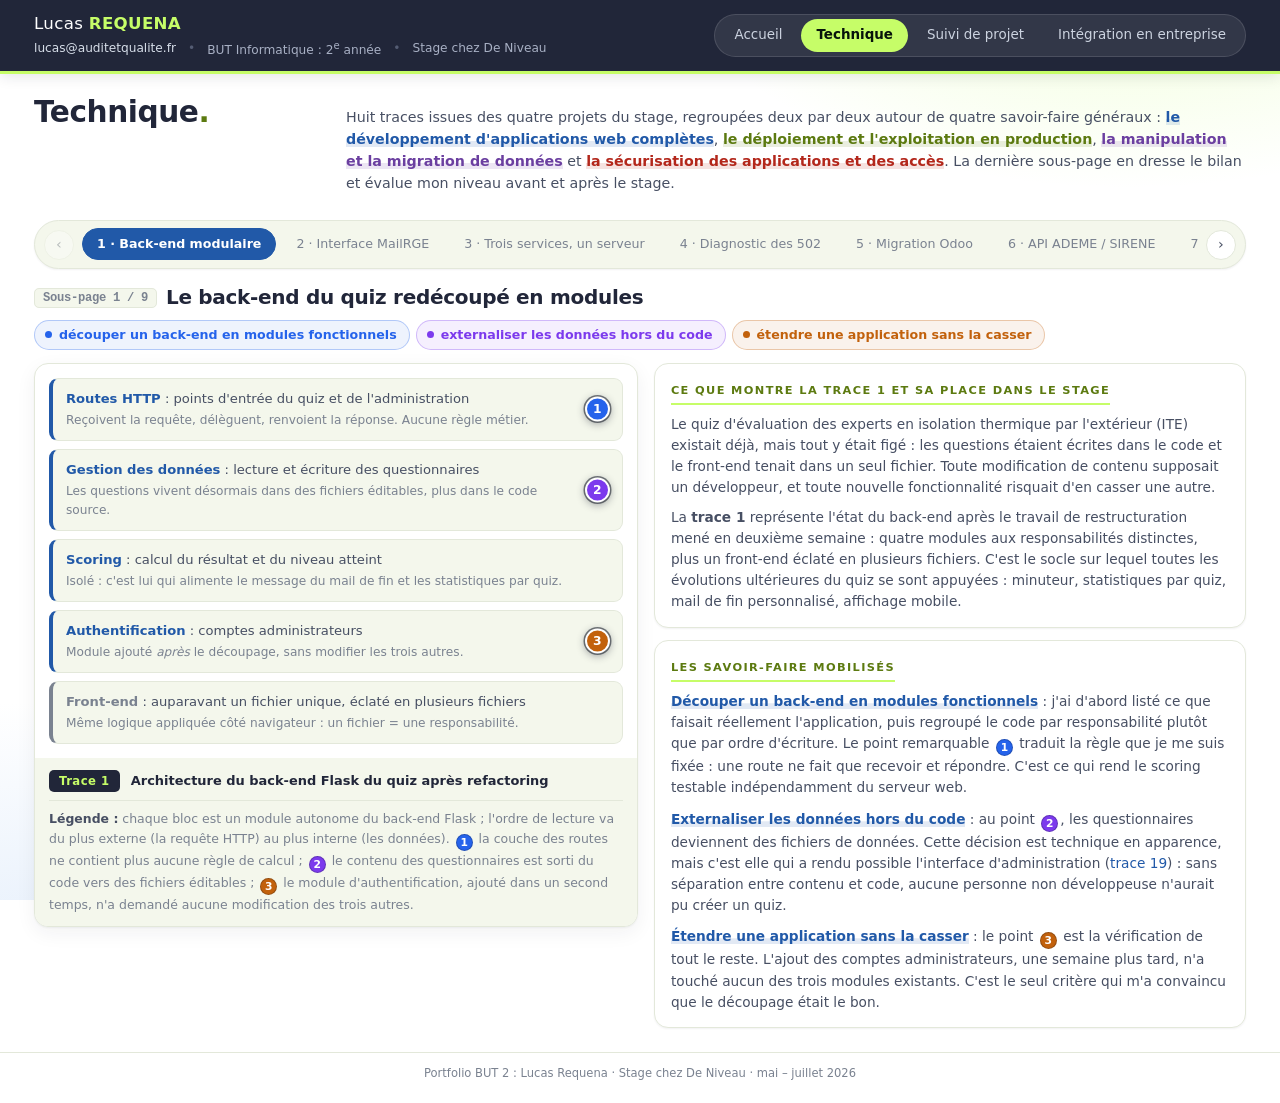
<file: technique.html>
<!DOCTYPE html>
<html lang="fr">
<head>
<meta charset="utf-8">
<meta name="viewport" content="width=device-width, initial-scale=1">
<title>Technique : Portfolio BUT 2 · Lucas Requena</title>
<meta name="description" content="Savoir-faire techniques : développement, système et réseau, données, sécurité. Huit traces commentées et un bilan.">
<link rel="stylesheet" href="assets/css/style.css">
</head>
<body>
<div class="shell">

  <header class="masthead">
    <div class="ident">
      <span class="ident-name">Lucas <b>REQUENA</b></span>
      <span class="ident-line">
        <a href="mailto:lucas@auditetqualite.fr">lucas@auditetqualite.fr</a>
        <span class="sep">•</span>
        <span>BUT&nbsp;Informatique : 2<sup>e</sup> année</span>
        <span class="sep">•</span>
        <span>Stage chez De&nbsp;Niveau</span>
      </span>
    </div>
    <nav class="mainnav" aria-label="Navigation principale">
      <a href="index.html">Accueil</a>
      <a href="technique.html" class="is-current" aria-current="page">Technique</a>
      <a href="suivi-projet.html">Suivi de projet</a>
      <a href="integration.html">Intégration en entreprise</a>
    </nav>
  </header>

  <main>
    <div class="page-head">
      <h1 class="page-title">Technique<span class="dot">.</span></h1>
      <p class="resume">
        Huit traces issues des quatre projets du stage, regroupées deux par deux autour de quatre savoir-faire
        généraux : <b class="sf sf-dev">le développement d'applications web complètes</b>,
        <b class="sf sf-sys">le déploiement et l'exploitation en production</b>,
        <b class="sf sf-data">la manipulation et la migration de données</b> et
        <b class="sf sf-sec">la sécurisation des applications et des accès</b>.
        La dernière sous-page en dresse le bilan et évalue mon niveau avant et après le stage.
      </p>
    </div>

    <!-- ============ NAVIGATION ENTRE SOUS-PAGES (propre à la page) ====== -->
    <nav class="subnav" aria-label="Navigation entre les sous-pages">
      <div class="arrows">
        <button type="button" data-nav="prev" aria-label="Sous-page précédente">‹</button>
      </div>
      <div class="subnav-scroll" role="tablist" aria-label="Sous-pages">
        <button type="button" class="sp-tab t-dev"   role="tab" id="tab-1" aria-controls="sp-1" aria-selected="true">1 · Back-end modulaire</button>
        <button type="button" class="sp-tab t-dev"   role="tab" id="tab-2" aria-controls="sp-2" aria-selected="false">2 · Interface MailRGE</button>
        <button type="button" class="sp-tab t-sys"   role="tab" id="tab-3" aria-controls="sp-3" aria-selected="false">3 · Trois services, un serveur</button>
        <button type="button" class="sp-tab t-sys"   role="tab" id="tab-4" aria-controls="sp-4" aria-selected="false">4 · Diagnostic des 502</button>
        <button type="button" class="sp-tab t-data"  role="tab" id="tab-5" aria-controls="sp-5" aria-selected="false">5 · Migration Odoo</button>
        <button type="button" class="sp-tab t-data"  role="tab" id="tab-6" aria-controls="sp-6" aria-selected="false">6 · API ADEME / SIRENE</button>
        <button type="button" class="sp-tab t-sec"   role="tab" id="tab-7" aria-controls="sp-7" aria-selected="false">7 · Durcissement des accès</button>
        <button type="button" class="sp-tab t-sec"   role="tab" id="tab-8" aria-controls="sp-8" aria-selected="false">8 · Droits par ressource</button>
        <button type="button" class="sp-tab t-bilan" role="tab" id="tab-9" aria-controls="sp-bilan" aria-selected="false">Bilan &amp; analyse</button>
      </div>
      <div class="arrows">
        <button type="button" data-nav="next" aria-label="Sous-page suivante">›</button>
      </div>
    </nav>

    <!-- ================================================================= -->
    <!-- SOUS-PAGE 1                                                        -->
    <!-- ================================================================= -->
    <article class="subpage pc-dev" id="sp-1" role="tabpanel" aria-labelledby="tab-1">
      <div class="sp-head">
        <h2><span class="num">Sous-page 1 / 9</span>Le back-end du quiz redécoupé en modules</h2>
        <ul class="sf-list">
          <li class="sf-dev n1">découper un back-end en modules fonctionnels</li>
          <li class="sf-dev n2">externaliser les données hors du code</li>
          <li class="sf-dev n3">étendre une application sans la casser</li>
        </ul>
      </div>

      <div class="sp-body">
        <figure class="trace">
          <div class="trace-html">
            <div class="blocks">
              <div class="blk" style="--c:var(--sf-dev)">
                <b>Routes HTTP</b> : points d'entrée du quiz et de l'administration
                <span class="sub">Reçoivent la requête, délèguent, renvoient la réponse. Aucune règle métier.</span>
                <span class="pt pt-inline n1">1</span>
              </div>
              <div class="blk" style="--c:var(--sf-dev)">
                <b>Gestion des données</b> : lecture et écriture des questionnaires
                <span class="sub">Les questions vivent désormais dans des fichiers éditables, plus dans le code source.</span>
                <span class="pt pt-inline n2">2</span>
              </div>
              <div class="blk" style="--c:var(--sf-dev)">
                <b>Scoring</b> : calcul du résultat et du niveau atteint
                <span class="sub">Isolé : c'est lui qui alimente le message du mail de fin et les statistiques par quiz.</span>
              </div>
              <div class="blk" style="--c:var(--sf-dev)">
                <b>Authentification</b> : comptes administrateurs
                <span class="sub">Module ajouté <em>après</em> le découpage, sans modifier les trois autres.</span>
                <span class="pt pt-inline n3">3</span>
              </div>
              <div class="blk" style="--c:var(--txt-mute)">
                <b>Front-end</b> : auparavant un fichier unique, éclaté en plusieurs fichiers
                <span class="sub">Même logique appliquée côté navigateur : un fichier = une responsabilité.</span>
              </div>
            </div>
          </div>
          <figcaption>
            <span class="trace-num">Trace 1</span>
            <span class="trace-title">Architecture du back-end Flask du quiz après refactoring</span>
            <span class="legende">
              <b>Légende :</b> chaque bloc est un module autonome du back-end Flask ; l'ordre de lecture va du
              plus externe (la requête HTTP) au plus interne (les données).
              <span class="rp n1">1</span> la couche des routes ne contient plus aucune règle de calcul ;
              <span class="rp n2">2</span> le contenu des questionnaires est sorti du code vers des fichiers éditables ;
              <span class="rp n3">3</span> le module d'authentification, ajouté dans un second temps, n'a demandé
              aucune modification des trois autres.
            </span>
          </figcaption>
        </figure>

        <div class="analyse">
          <div class="bloc">
            <h3>Ce que montre la trace 1 et sa place dans le stage</h3>
            <p>
              Le quiz d'évaluation des experts en isolation thermique par l'extérieur (ITE) existait déjà, mais
              tout y était figé : les questions étaient écrites dans le code et le front-end tenait dans un seul
              fichier. Toute modification de contenu supposait un développeur, et toute nouvelle fonctionnalité
              risquait d'en casser une autre.
            </p>
            <p>
              La <b>trace 1</b> représente l'état du back-end après le travail de restructuration mené en
              deuxième semaine : quatre modules aux responsabilités distinctes, plus un front-end éclaté en
              plusieurs fichiers. C'est le socle sur lequel toutes les évolutions ultérieures du quiz se sont
              appuyées : minuteur, statistiques par quiz, mail de fin personnalisé, affichage mobile.
            </p>
          </div>

          <div class="bloc">
            <h3>Les savoir-faire mobilisés</h3>
            <p class="sfp">
              <span class="sf sf-dev">Découper un back-end en modules fonctionnels</span> : j'ai d'abord listé
              ce que faisait réellement l'application, puis regroupé le code par responsabilité plutôt que par
              ordre d'écriture. Le point remarquable <span class="rp n1">1</span> traduit la règle que je me suis
              fixée : une route ne fait que recevoir et répondre. C'est ce qui rend le scoring testable
              indépendamment du serveur web.
            </p>
            <p class="sfp">
              <span class="sf sf-dev">Externaliser les données hors du code</span> : au point
              <span class="rp n2">2</span>, les questionnaires deviennent des fichiers de données. Cette décision
              est technique en apparence, mais c'est elle qui a rendu possible l'interface d'administration
              (<a href="integration.html#sp-19">trace 19</a>) : sans séparation entre contenu et code, aucune
              personne non développeuse n'aurait pu créer un quiz.
            </p>
            <p class="sfp">
              <span class="sf sf-dev">Étendre une application sans la casser</span> : le point
              <span class="rp n3">3</span> est la vérification de tout le reste. L'ajout des comptes
              administrateurs, une semaine plus tard, n'a touché aucun des trois modules existants. C'est le
              seul critère qui m'a convaincu que le découpage était le bon.
            </p>
          </div>
        </div>
      </div>
    </article>

    <!-- ================================================================= -->
    <!-- SOUS-PAGE 2                                                        -->
    <!-- ================================================================= -->
    <article class="subpage pc-dev" id="sp-2" role="tabpanel" aria-labelledby="tab-2" hidden>
      <div class="sp-head">
        <h2><span class="num">Sous-page 2 / 9</span>L'interface de segmentation des campagnes MailRGE</h2>
        <ul class="sf-list">
          <li class="sf-dev n1">construire une interface réactive avec Vue 3</li>
          <li class="sf-dev n2">charger des données distantes par tranches (offset)</li>
          <li class="sf-dev n3">corriger des défauts d'affichage et de superposition</li>
        </ul>
      </div>

      <div class="sp-body">
        <figure class="trace">
          <div class="trace-media" data-src="assets/img/trace-02.png"
               data-hint="Capture de l'écran principal de MailRGE : la liste des entreprises RGE trouvées, le champ « diviser en N parts », le sélecteur de division et le bouton d'envoi.">
            <img src="assets/img/trace-02.png" alt="Écran principal de MailRGE : 5 342 entreprises RGE trouvées autour de Nantes dans un rayon de 50 km, liste divisée en 10 parts, division 1 chargée avec 238 destinataires sélectionnés.">
            <span class="pt-box n1" style="--x:20%;--y:12%;--w:60%;--h:33%"></span>
            <span class="pt n1" style="--x:20%;--y:12%">1</span>
            <span class="pt-box n2" style="--x:21%;--y:53.5%;--w:58%;--h:5.5%"></span>
            <span class="pt n2" style="--x:21%;--y:53.5%">2</span>
            <span class="pt-box n3" style="--x:21%;--y:59.5%;--w:58%;--h:36.3%"></span>
            <span class="pt n3" style="--x:21%;--y:59.5%">3</span>
          </div>
          <figcaption>
            <span class="trace-num">Trace 2</span>
            <span class="trace-title">Écran de recherche et de segmentation des envois de MailRGE (Vue 3)</span>
            <span class="legende">
              <b>Légende :</b> recherche réelle exécutée depuis l'application, autour du code postal 44000
              dans un rayon de 50 km.
              <span class="rp n1">1</span> les critères de la zone : code postal, coordonnées, rayon et domaines
              RGE cumulables, qui donnent ici <b>5 342 lignes RGE dans la zone</b> ;
              <span class="rp n2">2</span> le découpage de cette liste en 10 parts (535, 535, 534…), la
              division 1 étant chargée ;
              <span class="rp n3">3</span> la liste des <b>238 destinataires</b> de cette seule division, cochés
              et prêts pour l'étape d'envoi.
            </span>
          </figcaption>
        </figure>

        <div class="analyse">
          <div class="bloc">
            <h3>Ce que montre la trace 2 et sa place dans le stage</h3>
            <p>
              MailRGE répond à un besoin de prospection : à partir d'un code postal, l'outil détermine une ville
              et ses coordonnées, trace un rayon autour du chantier, interroge les données publiques pour trouver
              les entreprises qualifiées RGE du secteur voulu, puis leur envoie un e-mail avec pièces jointes.
            </p>
            <p>
              La <b>trace 2</b> montre l'écran tel qu'il est après la cinquième semaine, une fois ajoutée la
              fonction de division des listes. Le besoin était concret, et les chiffres de la capture le
              montrent : une recherche ordinaire (Nantes, 50 km) remonte <b>5 342 lignes</b>. Envoyer autant
              de mails d'un coup n'est ni souhaitable ni raisonnable ; il fallait pouvoir traiter la liste par
              paquets, ici 238 destinataires.
            </p>
          </div>

          <div class="bloc">
            <h3>Les savoir-faire mobilisés</h3>
            <p class="sfp">
              <span class="sf sf-dev">Construire une interface réactive avec Vue 3</span> : toute la zone
              <span class="rp n1">1</span> pilote un état partagé : changer un secteur d'activité ou le rayon
              recalcule immédiatement le nombre d'entreprises concernées, sans rechargement. C'est le premier
              projet où j'ai réellement travaillé avec un framework à état réactif plutôt qu'en manipulant le
              DOM à la main.
            </p>
            <p class="sfp">
              <span class="sf sf-dev">Charger des données distantes par tranches</span> : la première version
              récupérait tous les résultats avant de les découper, ce qui était lent et fragile. Le point
              <span class="rp n2">2</span> repose maintenant sur une récupération par <em>offset</em> : seule la
              tranche du x<sup>e</sup> au y<sup>e</sup> résultat est demandée, ce qui suffit à calculer et à
              afficher la division retenue.
            </p>
            <p class="sfp">
              <span class="sf sf-dev">Corriger des défauts d'affichage</span> : la barre du point
              <span class="rp n2">2</span> a demandé plusieurs correctifs avant d'arriver à cet état : des blocs
              passaient derrière le champ de saisie, et les contrôles « diviser en » et « charger tout le
              résultat » se superposaient. Sur la capture, les deux sont désormais nettement séparés et une
              ligne d'état confirme la division chargée, ce qui lève l'ambiguïté avant l'envoi visible au point
              <span class="rp n3">3</span>. Ces bugs, sans gravité fonctionnelle, rendaient l'outil déroutant pour
              son unique utilisateur ; les traiter faisait partie du travail au même titre que le reste.
            </p>
          </div>
        </div>
      </div>
    </article>

    <!-- ================================================================= -->
    <!-- SOUS-PAGE 3                                                        -->
    <!-- ================================================================= -->
    <article class="subpage pc-sys" id="sp-3" role="tabpanel" aria-labelledby="tab-3" hidden>
      <div class="sp-head">
        <h2><span class="num">Sous-page 3 / 9</span>Trois services en ligne sur un seul serveur</h2>
        <ul class="sf-list">
          <li class="sf-sys n1">configurer un reverse proxy Nginx</li>
          <li class="sf-sys n2">publier un service en HTTPS derrière un nom de domaine</li>
          <li class="sf-sys n3">conteneuriser une application avec Docker</li>
        </ul>
      </div>

      <div class="sp-body">
        <figure class="trace">
          <div class="trace-html">
            <table class="ttab">
              <thead>
                <tr><th>Sous-domaine public</th><th>Service</th><th>Exécution</th><th>Écoute locale</th></tr>
              </thead>
              <tbody>
                <tr>
                  <td class="mono">quiz.auditetqualite.fr <span class="rp n1">1</span></td>
                  <td>Quiz ITE</td>
                  <td>Service Python / Flask</td>
                  <td class="mono">127.0.0.1</td>
                </tr>
                <tr>
                  <td class="mono">crmaq.auditetqualite.fr</td>
                  <td>Odoo 18 Community</td>
                  <td>Conteneur Docker <span class="rp n3">3</span></td>
                  <td class="mono">127.0.0.1:8069</td>
                </tr>
                <tr>
                  <td class="mono">(sous-domaine dédié)</td>
                  <td>FileManager Web</td>
                  <td>ASP.NET Core + Blazor WASM</td>
                  <td class="mono">127.0.0.1</td>
                </tr>
              </tbody>
            </table>
            <div class="blocks" style="margin-top:12px">
              <div class="blk" style="--c:var(--sf-sys)">
                <b>Nginx : unique point d'entrée public</b>
                <span class="sub">Termine le TLS sur le port 443, puis oriente vers le service local selon le
                  sous-domaine demandé. Aucun service applicatif n'est exposé directement sur Internet.</span>
                <span class="pt pt-inline n2">2</span>
              </div>
              <div class="blk" style="--c:var(--txt-mute)">
                <b>Serveur : Ubuntu 24.04 · 1 vCPU · ~945 Mo de RAM</b>
                <span class="sub">Un seul VPS pour les trois services : contrainte assumée, à l'origine des
                  incidents analysés dans la trace 4.</span>
              </div>
            </div>
          </div>
          <figcaption>
            <span class="trace-num">Trace 3</span>
            <span class="trace-title">Plan d'adressage du VPS : trois services derrière un seul Nginx</span>
            <span class="legende">
              <b>Légende :</b> chaque ligne du tableau est un service joignable publiquement ; la colonne
              « écoute locale » indique l'adresse sur laquelle il n'est accessible <em>que</em> depuis la machine.
              <span class="rp n1">1</span> le quiz, premier service mis en ligne, a été rebasculé de
              <code>quizite</code> vers <code>quiz</code> lors de sa mise en production ;
              <span class="rp n2">2</span> Nginx assure le HTTPS et le routage par sous-domaine ;
              <span class="rp n3">3</span> Odoo est le seul service conteneurisé, pour isoler ses dépendances.
            </span>
          </figcaption>
        </figure>

        <div class="analyse">
          <div class="bloc">
            <h3>Ce que montre la trace 3 et sa place dans le stage</h3>
            <p>
              L'entreprise dispose d'un seul serveur. Chaque nouveau projet devait donc venir s'ajouter aux
              précédents <b>sans les interrompre</b> : le quiz a été mis en ligne en premier, Odoo est venu
              cohabiter avec lui en troisième semaine, puis l'interface web de FileManager en septième.
            </p>
            <p>
              La <b>trace 3</b> est le plan d'adressage résultant. C'est le document que je reconstruis
              mentalement à chaque intervention sur le serveur, parce qu'il répond à la seule question qui
              compte avant de toucher à une configuration : <em>qu'est-ce que je risque de casser&nbsp;?</em>
            </p>
          </div>

          <div class="bloc">
            <h3>Les savoir-faire mobilisés</h3>
            <p class="sfp">
              <span class="sf sf-sys">Configurer un reverse proxy Nginx</span> : le point
              <span class="rp n2">2</span> est la clé de voûte du dispositif. Un seul processus écoute sur le port
              public ; il lit le nom de domaine demandé et transmet la requête au bon service local. Ce choix
              évite d'ouvrir un port par application et centralise en un seul endroit les certificats et les
              journaux.
            </p>
            <p class="sfp">
              <span class="sf sf-sys">Publier un service en HTTPS derrière un nom de domaine</span> : au point
              <span class="rp n1">1</span>, la mise en production du quiz a impliqué le passage complet du
              sous-domaine <code>quizite.auditetqualite.fr</code> à <code>quiz.auditetqualite.fr</code> :
              enregistrement DNS, certificat, configuration Nginx et vérification que les liens envoyés par mail
              pointaient bien vers la nouvelle adresse.
            </p>
            <p class="sfp">
              <span class="sf sf-sys">Conteneuriser une application avec Docker</span> : le point
              <span class="rp n3">3</span> traduit une décision : Odoo apporte ses propres dépendances Python et sa
              base PostgreSQL, que je ne voulais pas mélanger avec le reste du serveur. Je l'ai d'abord testé
              en local sous Docker avant de reproduire la même configuration sur le VPS, ce qui a rendu la mise
              en ligne beaucoup plus prévisible.
            </p>
          </div>
        </div>
      </div>
    </article>

    <!-- ================================================================= -->
    <!-- SOUS-PAGE 4                                                        -->
    <!-- ================================================================= -->
    <article class="subpage pc-sys" id="sp-4" role="tabpanel" aria-labelledby="tab-4" hidden>
      <div class="sp-head">
        <h2><span class="num">Sous-page 4 / 9</span>Remonter à la cause d'une erreur 502 en production</h2>
        <ul class="sf-list">
          <li class="sf-sys n1">lire les journaux pour remonter à la cause d'une panne</li>
          <li class="sf-sys n2">dimensionner la mémoire d'un serveur (mémoire virtuelle)</li>
          <li class="sf-sys n3">faire cohabiter des services sur une machine contrainte</li>
        </ul>
      </div>

      <div class="sp-body">
        <figure class="trace">
          <div class="trace-html">
            <table class="ttab">
              <thead>
                <tr><th style="width:20%">Étape</th><th style="width:40%">Observation</th><th>Ce que j'en ai déduit</th></tr>
              </thead>
              <tbody>
                <tr>
                  <td><b>1. Symptôme</b> <span class="rp n1">1</span></td>
                  <td class="no"><code>502 Bad Gateway</code>, <em>Internal Server Error</em>, chargements de 30–60 s</td>
                  <td>Nginx n'obtient pas de réponse du service, sans rien dire de la <em>raison</em></td>
                </tr>
                <tr>
                  <td><b>2. Écarter</b></td>
                  <td>Reproductible en local ? <b>Non.</b> Uniquement sur le serveur chargé</td>
                  <td>Le problème vient de la production sous charge, pas du code applicatif</td>
                </tr>
                <tr>
                  <td><b>3. Corréler</b> <span class="rp n2">2</span></td>
                  <td>État de la mémoire vive à l'instant de l'erreur (<code>free&nbsp;-h</code>)</td>
                  <td class="no">RAM (~945&nbsp;Mo) saturée par Odoo → le processus est tué / ne répond plus</td>
                </tr>
                <tr>
                  <td><b>4. Corriger</b> <span class="rp n3">3</span></td>
                  <td class="ok">Ajout de <b>mémoire virtuelle (swap)</b> pour absorber les pics</td>
                  <td class="ok">Plus de coupures ; temps de réponse redevenus normaux</td>
                </tr>
              </tbody>
            </table>
            <div class="blocks" style="margin-top:12px">
              <div class="blk" style="--c:var(--sf-sec)">
                <b>Avant</b> : RAM physique ~945 Mo, aucun swap
                <span class="sub">Aux pics d'Odoo, la mémoire se sature : le noyau interrompt le processus, Nginx renvoie 502.</span>
              </div>
              <div class="blk" style="--c:var(--sf-qual)">
                <b>Après</b> : ~945 Mo de RAM + fichier d'échange (swap)
                <span class="sub">Les pics débordent sur le disque au lieu de tuer le service. Lent, mais stable, et ça tenait dans le budget serveur.</span>
              </div>
            </div>
          </div>
          <figcaption>
            <span class="trace-num">Trace 4</span>
            <span class="trace-title">La chaîne de diagnostic des 502 : du symptôme à la cause mémoire</span>
            <span class="legende">
              <b>Légende :</b> reconstitution du raisonnement suivi pendant la mise en production d'Odoo
              (semaine 4), présentée comme les autres schémas du portfolio : les journaux Nginx d'alors n'étant
              plus disponibles, c'est la démarche qui est tracée, pas une capture d'écran.
              <span class="rp n1">1</span> le symptôme visible (la 502), qui ne dit rien de la cause ;
              <span class="rp n2">2</span> la corrélation avec l'état mémoire, qui révèle la vraie cause ;
              <span class="rp n3">3</span> la correction (la mémoire virtuelle) et son compromis assumé.
            </span>
          </figcaption>
        </figure>

        <div class="analyse">
          <div class="bloc">
            <h3>Ce que montre la trace 4 et sa place dans le stage</h3>
            <p>
              Une fois Odoo réellement mis en ligne, le site est devenu instable : erreurs
              <code>502 Bad Gateway</code>, <em>Internal Server Error</em>, et des temps de chargement de
              30 à 60 secondes. Le problème n'était plus reproductible en local : il n'existait que sur le
              serveur de production, chargé.
            </p>
            <p>
              La <b>trace 4</b> reconstitue la chaîne de diagnostic qui a permis de trancher. Elle occupe une
              place charnière dans le stage : c'est le moment où la migration Odoo est passée de « ça marche sur
              ma machine » à un service réellement utilisable par le dirigeant au quotidien.
            </p>
          </div>

          <div class="bloc">
            <h3>Les savoir-faire mobilisés</h3>
            <p class="sfp">
              <span class="sf sf-sys">Lire les journaux pour remonter à la cause</span> : le point
              <span class="rp n1">1</span> montre le symptôme, pas la panne. Une 502 signifie seulement que Nginx
              n'a pas obtenu de réponse ; elle ne dit rien de la raison. La démarche a consisté à ne
              <em>pas</em> s'arrêter là et à corréler l'horodatage de l'erreur avec l'état de la machine :
              c'est exactement l'exigence que mon maître de stage a formulée à plusieurs reprises :
              chercher l'origine du problème, pas le contournement le plus rapide.
            </p>
            <p class="sfp">
              <span class="sf sf-sys">Dimensionner la mémoire d'un serveur</span> : au point
              <span class="rp n2">2</span>, la cause apparaît : avec environ 945 Mo de mémoire vive, le serveur
              n'absorbait pas les pics d'Odoo. L'ajout de mémoire virtuelle (<em>swap</em>), visible au point
              <span class="rp n3">3</span>, a supprimé les coupures. Le swap est lent, mais ça a arrêté les 502
              et ça rentrait dans le budget serveur de l'entreprise.
            </p>
            <p class="sfp">
              <span class="sf sf-sys">Faire cohabiter des services sur une machine contrainte</span> : chaque
              intervention ultérieure a dû tenir compte de ce plafond. C'est aussi ce qui explique les
              déconnexions des connexions temps réel d'Odoo observées la semaine suivante : sur une machine
              aussi juste, la ressource mémoire est devenue un critère de conception, pas seulement
              d'exploitation.
            </p>
          </div>
        </div>
      </div>
    </article>

    <!-- ================================================================= -->
    <!-- SOUS-PAGE 5                                                        -->
    <!-- ================================================================= -->
    <article class="subpage pc-data" id="sp-5" role="tabpanel" aria-labelledby="tab-5" hidden>
      <div class="sp-head">
        <h2><span class="num">Sous-page 5 / 9</span>Migrer les données d'un ERP propriétaire vers sa version libre</h2>
        <ul class="sf-list">
          <li class="sf-data n1">exporter et réimporter des données via CSV et identifiants externes</li>
          <li class="sf-data n2">découper un jeu de données trop volumineux</li>
          <li class="sf-data n3">restaurer une base à partir d'un dump complet</li>
        </ul>
      </div>

      <div class="sp-body">
        <figure class="trace">
          <div class="trace-media" data-src="assets/img/trace-05.png"
               data-hint="Captures des listes de l'Odoo en production montrant les compteurs d'enregistrements migrés.">
            <img src="assets/img/trace-05.png" alt="Trois listes de l'Odoo en production : 275 contacts, 219 factures clients, 261 devis et commandes. Le contenu des lignes est volontairement flouté.">
            <span class="pt-box n1" style="--x:78%;--y:8.2%;--w:8%;--h:2.7%"></span>
            <span class="pt n1" style="--x:75%;--y:9.5%">1</span>
            <span class="pt-box n2" style="--x:78%;--y:41%;--w:8%;--h:2.7%"></span>
            <span class="pt n2" style="--x:75%;--y:42.3%">2</span>
            <span class="pt-box n3" style="--x:70.3%;--y:73.7%;--w:8%;--h:2.7%"></span>
            <span class="pt n3" style="--x:67.3%;--y:75%">3</span>
          </div>
          <figcaption>
            <span class="trace-num">Trace 5</span>
            <span class="trace-title">Les données migrées, comptées dans l'Odoo Community en production</span>
            <span class="legende">
              <b>Légende :</b> relevé effectué directement sur l'instance de production. Le contenu des lignes
              est <b>volontairement flouté</b> : ce sont des données clients réelles, et seul le compteur
              importe ici.
              <span class="rp n1">1</span> <b>275 contacts</b> ;
              <span class="rp n2">2</span> <b>219 factures et avoirs</b> ;
              <span class="rp n3">3</span> <b>261 devis et commandes</b>.
              À quoi s'ajoutent, mesurés dans la base, 58 produits, 682 écritures comptables et surtout
              <b>249 identifiants externes</b> rattachés aux seuls contacts.
            </span>
          </figcaption>
        </figure>

        <div class="analyse">
          <div class="bloc">
            <h3>Ce que montre la trace 5 et sa place dans le stage</h3>
            <p>
              L'entreprise gérait ses contacts, devis, commandes et factures sous <b>Odoo Enterprise</b>. Le
              projet consistait à basculer sur <b>Odoo 18 Community</b>, la version libre, auto-hébergée sur le
              VPS. Une migration d'ERP ne tolère pas l'à-peu-près : ce sont les données comptables et
              commerciales réelles de la société.
            </p>
            <p>
              La <b>trace 5</b> est le résultat, constaté sur l'instance de production plusieurs semaines après
              la bascule. J'ai montré les <em>compteurs</em> plutôt que l'assistant d'import : ce qui m'intéressait,
              c'était les volumes retrouvés de l'autre côté, pas l'écran pendant que ça tournait.
            </p>
          </div>

          <div class="bloc">
            <h3>Les savoir-faire mobilisés</h3>
            <p class="sfp">
              <span class="sf sf-data">Exporter et réimporter via CSV et identifiants externes</span> : la règle
              que j'ai retenue : toujours mapper l'« ID externe ». Sans lui, chaque ligne
              importée reçoit un nouvel identifiant et les relations entre tables sont perdues : une facture ne
              retrouve plus son client, une ligne de commande plus son produit. C'est l'erreur que j'ai commise
              sur mes premiers essais. Les <b>249 identifiants externes</b> encore présents sur les contacts en
              sont la trace durable : ils ne servent plus à rien au quotidien, mais ce sont eux qui ont permis
              aux 219 factures du point <span class="rp n2">2</span> de retrouver leur client parmi les 275 du
              point <span class="rp n1">1</span>.
            </p>
            <p class="sfp">
              <span class="sf sf-data">Découper un jeu de données trop volumineux</span> : au point
              <span class="rp n1">1</span>, le fichier des contacts était tout simplement trop gros pour être
              avalé d'un coup par le serveur. J'ai écrit un script qui le découpe en une dizaine de morceaux
              importés successivement, avec gestion des étiquettes et des doublons. La contrainte matérielle du
              VPS a donc directement dicté la méthode de migration.
            </p>
            <p class="sfp">
              <span class="sf sf-data">Restaurer une base à partir d'un dump complet</span> : après plusieurs
              tables importées une à une, j'ai changé de stratégie : reprendre le dump complet de la base
              Enterprise plutôt que de poursuivre table par table. Au point
              <span class="rp n3">3</span>, après import, j'ai compté. 261 devis de l'autre côté, c'est ça qui m'a
              convaincu que la migration tenait.
            </p>
          </div>
        </div>
      </div>
    </article>

    <!-- ================================================================= -->
    <!-- SOUS-PAGE 6                                                        -->
    <!-- ================================================================= -->
    <article class="subpage pc-data" id="sp-6" role="tabpanel" aria-labelledby="tab-6" hidden>
      <div class="sp-head">
        <h2><span class="num">Sous-page 6 / 9</span>Exploiter des API publiques et normaliser leurs données</h2>
        <ul class="sf-list">
          <li class="sf-data n1">consommer une API publique et respecter ses limites</li>
          <li class="sf-data n2">normaliser des données hétérogènes</li>
          <li class="sf-data n3">prévoir un repli et filtrer les faux positifs</li>
        </ul>
      </div>

      <div class="sp-body">
        <figure class="trace">
          <div class="trace-html">
            <table class="ttab">
              <thead>
                <tr><th style="width:34%">Symptôme observé</th><th style="width:33%">Cause identifiée</th><th>Correction apportée</th></tr>
              </thead>
              <tbody>
                <tr>
                  <td>Aucun résultat alors que le département en contient <span class="rp n1">1</span></td>
                  <td>Le code NAF était transmis avec son point (<code>43.99C</code>)</td>
                  <td class="ok">Normalisation du code avant appel : suppression du point</td>
                </tr>
                <tr>
                  <td>Requête rejetée par le service</td>
                  <td>Le paramètre de recherche <code>q</code> est obligatoire</td>
                  <td class="ok">Ajout systématique du paramètre, même vide</td>
                </tr>
                <tr>
                  <td>Zéro entreprise remontée sur certains secteurs <span class="rp n2">2</span></td>
                  <td>Le code d'activité seul est trop restrictif</td>
                  <td class="ok">Repli automatique sur une recherche par mots-clés</td>
                </tr>
                <tr>
                  <td>Adresses e-mail invalides dans les listes <span class="rp n3">3</span></td>
                  <td>Faux positifs récupérés lors de l'enrichissement</td>
                  <td class="ok">Filtrage par liste d'exclusion (ex. <code>error-lite@duckduckgo.com</code>)</td>
                </tr>
                <tr>
                  <td>Requêtes trop nombreuses, réponses instables</td>
                  <td>Un appel émis par critère au lieu d'un appel groupé</td>
                  <td class="ok">Regroupement des appels et réduction de leur nombre</td>
                </tr>
              </tbody>
            </table>
          </div>
          <figcaption>
            <span class="trace-num">Trace 6</span>
            <span class="trace-title">Journal des anomalies rencontrées sur les API ADEME et SIRENE, et de leurs corrections</span>
            <span class="legende">
              <b>Légende :</b> tableau construit au fil du développement de MailRGE ; chaque ligne est un
              problème réel rencontré en interrogeant les données publiques.
              <span class="rp n1">1</span> la normalisation des codes d'activité ;
              <span class="rp n2">2</span> le mécanisme de repli quand la recherche stricte ne renvoie rien ;
              <span class="rp n3">3</span> le filtrage des adresses aberrantes avant constitution de la liste
              d'envoi.
            </span>
          </figcaption>
        </figure>

        <div class="analyse">
          <div class="bloc">
            <h3>Ce que montre la trace 6 et sa place dans le stage</h3>
            <p>
              MailRGE ne possède aucune base d'entreprises : il interroge en direct les données ouvertes de
              l'État : l'API de l'ADEME pour les qualifications RGE, l'API SIRENE pour les établissements et
              leurs codes d'activité. Toute la valeur de l'outil dépend donc de la qualité de ces appels.
            </p>
            <p>
              La <b>trace 6</b> réunit les anomalies rencontrées et leurs corrections, principalement lors de
              l'ajout de la recherche de fournisseurs régionaux en cinquième semaine. Elle montre la partie du
              travail qui ne se voit pas dans l'interface mais qui décide de sa fiabilité.
            </p>
          </div>

          <div class="bloc">
            <h3>Les savoir-faire mobilisés</h3>
            <p class="sfp">
              <span class="sf sf-data">Consommer une API publique et respecter ses limites</span> : la dernière
              ligne du tableau résume une leçon : la première version émettait un appel par critère, ce qui
              multipliait les requêtes, déclenchait des limitations côté service et produisait des bugs
              intermittents. Regrouper les appels a autant amélioré la fiabilité que la lisibilité du code.
            </p>
            <p class="sfp">
              <span class="sf sf-data">Normaliser des données hétérogènes</span> : le point
              <span class="rp n1">1</span> est typique du travail sur données publiques : le même code d'activité
              s'écrit avec ou sans point selon la source. Tant que je n'ai pas mis en place une normalisation
              systématique à l'entrée, j'ai cherché des bugs applicatifs là où il n'y avait qu'un problème de
              format.
            </p>
            <p class="sfp">
              <span class="sf sf-data">Prévoir un repli et filtrer les faux positifs</span> : les points
              <span class="rp n2">2</span> et <span class="rp n3">3</span> traduisent la même exigence : une liste
              d'envoi vide est inutile, mais une liste polluée est pire, car les mails partent réellement. Le
              repli par mots-clés évite le résultat vide ; la liste d'exclusion évite d'écrire à une adresse
              qui n'a jamais existé.
            </p>
          </div>
        </div>
      </div>
    </article>

    <!-- ================================================================= -->
    <!-- SOUS-PAGE 7                                                        -->
    <!-- ================================================================= -->
    <article class="subpage pc-sec" id="sp-7" role="tabpanel" aria-labelledby="tab-7" hidden>
      <div class="sp-head">
        <h2><span class="num">Sous-page 7 / 9</span>Durcir les accès d'un site avant sa mise en production</h2>
        <ul class="sf-list">
          <li class="sf-sec n1">appliquer une politique de mot de passe</li>
          <li class="sf-sec n2">limiter les tentatives de connexion</li>
          <li class="sf-sec n3">couvrir une règle de sécurité par des tests automatisés</li>
        </ul>
      </div>

      <div class="sp-body">
        <figure class="trace">
          <div class="trace-media" data-src="assets/img/trace-07.png"
               data-hint="Capture de l'écran de création de compte du quiz en production, montrant la règle de mot de passe imposée.">
            <img src="assets/img/trace-07.png" alt="Écran de création de compte du quiz en production : le mot de passe doit faire au moins 10 caractères, lettres et chiffres.">
            <span class="pt-box n1" style="--x:29%;--y:55.5%;--w:42%;--h:8.5%"></span>
            <span class="pt n1" style="--x:29%;--y:55.5%">1</span>
            <span class="pt-box n2" style="--x:29%;--y:64.5%;--w:42%;--h:8.5%"></span>
            <span class="pt n2" style="--x:29%;--y:64.5%">2</span>
            <span class="pt-box n3" style="--x:29%;--y:22.5%;--w:42%;--h:5%"></span>
            <span class="pt n3" style="--x:29%;--y:22.5%">3</span>
          </div>
          <figcaption>
            <span class="trace-num">Trace 7</span>
            <span class="trace-title">La politique de mot de passe du quiz, telle qu'elle s'applique en production</span>
            <span class="legende">
              <b>Légende :</b> écran de création de compte relevé sur le site en ligne
              (<code>quiz.auditetqualite.fr/compte</code>) : la face visible de la mise à jour de sécurité de
              la troisième semaine.
              <span class="rp n1">1</span> la règle de mot de passe, à la fois <b>annoncée</b> à l'utilisateur
              (« 10 caractères minimum, lettres et chiffres ») et <b>imposée</b> par le champ lui-même
              (<code>minlength="10"</code>, <code>required</code>) ;
              <span class="rp n2">2</span> la confirmation obligatoire du mot de passe ;
              <span class="rp n3">3</span> la double entrée « Connexion / Créer un compte » : la surface
              d'authentification ouverte au public, celle qu'il a fallu protéger.
            </span>
          </figcaption>
        </figure>

        <div class="analyse">
          <div class="bloc">
            <h3>Ce que montre la trace 7 et sa place dans le stage</h3>
            <p>
              Le quiz devait passer d'un prototype interne à un site public, accessible par des experts
              extérieurs à l'entreprise, avec plusieurs comptes administrateurs capables de modifier les
              questionnaires. Ce changement de statut imposait de traiter la sécurité avant l'ouverture, pas
              après.
            </p>
            <p>
              La <b>trace 7</b> a été relevée sur le site en ligne, plusieurs semaines après cette mise à
              jour. C'est la règle telle qu'elle
              s'applique aujourd'hui à toute personne qui crée un compte, pas une capture de test. J'ai choisi de prendre cette trace
              du côté public plutôt que dans le code, parce que c'est là qu'une politique de sécurité se
              vérifie vraiment.
            </p>
          </div>

          <div class="bloc">
            <h3>Les savoir-faire mobilisés</h3>
            <p class="sfp">
              <span class="sf sf-sec">Appliquer une politique de mot de passe</span> : les points
              <span class="rp n1">1</span> et <span class="rp n2">2</span> montrent la règle sous ses deux formes :
              <em>énoncée</em> dans le libellé du champ, pour que l'utilisateur sache à quoi s'en tenir avant
              de saisir, et <em>contrainte</em> par l'attribut <code>minlength</code>. Ce double affichage est
              un choix : une règle qui n'apparaît qu'au moment du refus est vécue comme une brimade. La
              vérification qui compte reste évidemment celle du serveur : le navigateur ne fait que rendre
              l'erreur immédiate.
            </p>
            <p class="sfp">
              <span class="sf sf-sec">Limiter les tentatives de connexion</span> : la protection contre les
              attaques par force brute porte sur l'entrée « Connexion » du point <span class="rp n3">3</span> :
              au-delà d'un certain nombre d'échecs, les tentatives sont bloquées. C'est la contrepartie logique
              de l'ouverture du site, car une page de connexion publique est systématiquement sondée. Elle
              n'est volontairement pas illustrée ici : la démontrer supposerait d'attaquer le site en
              production, ce que je me suis interdit.
            </p>
            <p class="sfp">
              <span class="sf sf-sec">Couvrir une règle de sécurité par des tests automatisés</span> : c'est ce
              qui donne leur valeur aux deux précédents. Les deux règles ont été écrites <em>avec</em> leurs
              tests, parce qu'une protection ne se voit pas quand elle fonctionne : sans test, une modification
              ultérieure peut la neutraliser sans que personne s'en aperçoive. J'ai retrouvé la même logique sur
              FileManager, où les corrections issues de la revue de code ont systématiquement été accompagnées
              de tests : le lien avec le <a href="suivi-projet.html#sp-11">savoir-faire qualité</a> est direct.
            </p>
          </div>
        </div>
      </div>
    </article>

    <!-- ================================================================= -->
    <!-- SOUS-PAGE 8                                                        -->
    <!-- ================================================================= -->
    <article class="subpage pc-sec" id="sp-8" role="tabpanel" aria-labelledby="tab-8" hidden>
      <div class="sp-head">
        <h2><span class="num">Sous-page 8 / 9</span>Contrôler les droits ressource par ressource</h2>
        <ul class="sf-list">
          <li class="sf-sec n1">modéliser un contrôle d'accès (autorisation, refus, héritage)</li>
          <li class="sf-sec n2">prévenir l'élévation de privilèges</li>
          <li class="sf-sec n3">garantir l'intégrité d'un fichier par empreinte</li>
        </ul>
      </div>

      <div class="sp-body">
        <figure class="trace">
          <div class="trace-media" data-src="assets/img/trace-08.png"
               data-hint="Deux captures de la matrice de permissions de FileManager en fonctionnement : onglet Groupes et onglet Utilisateurs, pour le dossier « Dossiers partagés ».">
            <img src="assets/img/trace-08.png" alt="Matrice de permissions de FileManager, onglets Groupes et Utilisateurs, sept colonnes de droits, cellules Autoriser (vert) / Refuser (rouge) / Neutre.">
            <span class="pt-box n1" style="--x:4.2%;--y:13.3%;--w:24.6%;--h:5.4%"></span>
            <span class="pt n1" style="--x:2.3%;--y:14%">1</span>
            <span class="pt-box n2" style="--x:3.5%;--y:20%;--w:95.5%;--h:4.8%"></span>
            <span class="pt n2" style="--x:25%;--y:20.3%">2</span>
            <span class="pt-box n3" style="--x:72%;--y:24.9%;--w:9.5%;--h:4.8%"></span>
            <span class="pt n3" style="--x:69.3%;--y:26.1%">3</span>
          </div>
          <figcaption>
            <span class="trace-num">Trace 8</span>
            <span class="trace-title">La matrice de permissions de FileManager en fonctionnement, façon Jenkins</span>
            <span class="legende">
              <b>Légende :</b> écran de gestion des droits du dossier « Dossiers partagés », capturé sur
              l'application réellement lancée.
              <span class="rp n1">1</span> les onglets <b>Groupes</b> / <b>Utilisateurs</b>, qui séparent les deux
              types de sujets ;
              <span class="rp n2">2</span> une ligne par sujet, sept colonnes de droits (Voir, Télécharger,
              Déposer, +Dossier, Renommer, Supprimer, Gérer droits) ;
              <span class="rp n3">3</span> les trois états d'une cellule : <b>Autoriser</b> (vert),
              <b>Refuser</b> (rouge, prioritaire) et <b>Neutre</b> (hérité du parent). Ici le refus explicite
              de « Supprimer » au groupe Commercial.
            </span>
          </figcaption>
        </figure>

        <div class="analyse">
          <div class="bloc">
            <h3>Ce que montre la trace 8 et sa place dans le stage</h3>
            <p>
              FileManager est né d'un besoin simple à énoncer : « une application où plusieurs personnes
              déposent des fichiers, et où l'administrateur définit dossier par dossier ce que chacun a le droit
              de faire » : l'équivalent d'un service de partage grand public, mais avec des droits plus lisibles
              et sans imposer un type de compte aux destinataires.
            </p>
            <p>
              La <b>trace 8</b> montre l'écran de gestion des droits, capturé sur l'application en
              fonctionnement. Le modèle retenu s'inspire de Discord pour sa logique (autorisation explicite,
              refus explicite, héritage depuis le parent, le refus l'emportant toujours) et de Jenkins pour sa
              présentation en matrice. On y lit directement la mécanique : le groupe Direction obtient presque
              tous les droits, tandis que le groupe Commercial se voit <em>explicitement</em> refuser la
              suppression : un refus qui l'emportera même si un autre droit le lui accordait par héritage.
            </p>
          </div>

          <div class="bloc">
            <h3>Les savoir-faire mobilisés</h3>
            <p class="sfp">
              <span class="sf sf-sec">Modéliser un contrôle d'accès</span> : les points
              <span class="rp n2">2</span> et <span class="rp n3">3</span> forment un tout : la matrice n'est que
              l'affichage d'un modèle où chaque droit peut être accordé, refusé ou hérité. La règle
              « le refus l'emporte » est ce qui rend le système prévisible : un administrateur peut donner
              largement à un groupe puis retirer précisément à une personne.
            </p>
            <p class="sfp">
              <span class="sf sf-sec">Prévenir l'élévation de privilèges</span> : le point
              <span class="rp n1">1</span> a demandé des garde-fous ajoutés après coup : empêcher qu'un utilisateur
              s'attribue des droits qu'il ne possède pas, empêcher les cycles dans les groupes, et rendre
              cohérent le droit d'édition avec les droits qu'il implique. Un écran de permissions est lui-même
              une ressource sensible.
            </p>
            <p class="sfp">
              <span class="sf sf-sec">Garantir l'intégrité d'un fichier par empreinte</span> : le même projet
              m'a amené à traiter le cas où deux personnes modifient le même fichier. La détection repose sur
              une empreinte <b>SHA-256</b> comparée avant écriture, complétée côté accès réseau par un
              mécanisme de concurrence optimiste (<em>ETag</em> / <code>If-Match</code>) : on n'écrase que si le
              fichier est bien celui qu'on croit avoir lu.
            </p>
          </div>
        </div>
      </div>
    </article>

    <!-- ================================================================= -->
    <!-- SOUS-PAGE 9 : BILAN & ANALYSE                                      -->
    <!-- ================================================================= -->
    <article class="subpage" id="sp-bilan" role="tabpanel" aria-labelledby="tab-9" hidden>
      <div class="sp-head">
        <h2><span class="num">Sous-page 9 / 9</span>Bilan &amp; analyse des savoir-faire techniques</h2>
        <p class="resume" style="max-width:none">
          Un bloc par savoir-faire général : ce à quoi il a servi, d'où vient l'apprentissage, ce qui a été
          difficile, et une évaluation de mon niveau avant et après le stage.
        </p>
      </div>

      <div class="bilan-grid">

        <!-- ---------------- SF A : développement ---------------------- -->
        <section class="bilan-bloc sf-dev">
          <h3>Développer une application web complète</h3>
          <span class="dom">Domaine : développement · Traces 1 et 2</span>

          <h4>Savoir-faire élémentaires et contexte d'utilisation</h4>
          <ul>
            <li><b>Découper un back-end en modules</b> : back-end Flask du quiz (trace 1), puis architecture en
              couches de FileManager (Domain / Infrastructure / Serveur / Bureau).</li>
            <li><b>Externaliser les données hors du code</b> : questionnaires du quiz rendus éditables,
              condition indispensable à l'interface d'administration.</li>
            <li><b>Construire une interface réactive</b> : MailRGE en Vue 3 (trace 2), interface web de
              FileManager en Blazor WebAssembly, client bureau en WPF.</li>
            <li><b>Développer dans un progiciel existant</b> : module Odoo <code>sale_payment_schedule</code>,
              qui modifie le rendu d'un devis sans altérer le texte stocké.</li>
          </ul>

          <h4>Contexte d'apprentissage</h4>
          <div class="appr">
            <span class="on">Bases vues en cours</span>
            <span class="on">Approfondi en stage</span>
            <span>Travail personnel</span>
          </div>
          <p>
            Les fondamentaux (langages, structuration d'un projet, séparation des responsabilités) viennent de
            la formation. Vue 3, Blazor, WPF et le développement de modules Odoo ont en revanche été appris
            pendant le stage, sur le tas.
          </p>

          <h4>Difficulté</h4>
          <p>
            <b>Moyenne.</b> La difficulté n'était pas d'écrire du code mais de <em>reprendre</em> du code
            existant sans le casser, et de passer d'un écosystème à l'autre (Python, JavaScript, C#) en quelques
            semaines.
          </p>

          <div class="niveau">
            <div class="row avant"><span class="lbl">Avant</span><span class="bar"><i style="--v:45%"></i></span><span class="val">Moyen</span></div>
            <div class="row"><span class="lbl">Après</span><span class="bar"><i style="--v:80%"></i></span><span class="val">Bon</span></div>
            <p class="echelle">Échelle : notions · moyen · bon · très bon</p>
          </div>
          <p>
            Avant le stage, je savais produire une application qui fonctionne dans le
            cadre d'un exercice. Je sais désormais reprendre une base existante, la restructurer et la faire
            évoluer pendant plusieurs mois sans la rendre illisible : la trace 1 en est la preuve la plus nette.
            Il me reste à progresser sur les tests d'interface et sur la conception initiale, que j'ai encore
            tendance à improviser.
          </p>
        </section>

        <!-- ---------------- SF B : système / réseau -------------------- -->
        <section class="bilan-bloc sf-sys">
          <h3>Déployer et exploiter un service en production</h3>
          <span class="dom">Domaine : architecture / système / réseau · Traces 3 et 4</span>

          <h4>Savoir-faire élémentaires et contexte d'utilisation</h4>
          <ul>
            <li><b>Configurer un reverse proxy</b> : Nginx en point d'entrée unique des trois services du VPS
              (trace 3).</li>
            <li><b>Publier en HTTPS derrière un nom de domaine</b> : mise en ligne du quiz, puis bascule
              complète de <code>quizite</code> vers <code>quiz.auditetqualite.fr</code>.</li>
            <li><b>Conteneuriser avec Docker</b> : Odoo 18 testé en local puis déployé selon la même
              configuration.</li>
            <li><b>Diagnostiquer un incident de production</b> : erreurs 502, lenteurs, saturation mémoire,
              ajout de mémoire virtuelle (trace 4).</li>
          </ul>

          <h4>Contexte d'apprentissage</h4>
          <div class="appr">
            <span>Bases vues en cours</span>
            <span class="on">Appris pendant le stage</span>
            <span class="on">Travail personnel</span>
          </div>
          <p>
            C'est le savoir-faire le plus éloigné de ma formation initiale. La notion de serveur et de réseau
            était connue, mais l'exploitation réelle (un service que quelqu'un utilise et qui doit rester
            debout) a été entièrement apprise ici, en documentation et en dépannage.
          </p>

          <h4>Difficulté</h4>
          <p>
            <b>Élevée.</b> C'est le domaine où l'erreur coûte le plus cher : une mauvaise manipulation sur le
            VPS met hors ligne des services utilisés par l'entreprise. J'ai aussi dû accepter de travailler avec
            une machine sous-dimensionnée plutôt que de demander plus de ressources.
          </p>

          <div class="niveau">
            <div class="row avant"><span class="lbl">Avant</span><span class="bar"><i style="--v:20%"></i></span><span class="val">Notions</span></div>
            <div class="row"><span class="lbl">Après</span><span class="bar"><i style="--v:72%"></i></span><span class="val">Bon</span></div>
            <p class="echelle">Échelle : notions · moyen · bon · très bon</p>
          </div>
          <p>
            C'est ma plus forte progression. Je suis passé de « je n'ai jamais mis un
            site en ligne » à « trois services cohabitent sur un serveur que j'administre et que je dépanne ».
            Mon niveau reste celui d'un exploitant débutant : je sais faire fonctionner, pas encore concevoir
            une infrastructure redondée ni superviser proprement.
          </p>
        </section>

        <!-- ---------------- SF C : données ---------------------------- -->
        <section class="bilan-bloc sf-data">
          <h3>Récupérer, transformer et migrer des données</h3>
          <span class="dom">Domaine : bases de données / données · Traces 5 et 6</span>

          <h4>Savoir-faire élémentaires et contexte d'utilisation</h4>
          <ul>
            <li><b>Exporter / importer avec identifiants externes</b> : toute la migration Odoo : contacts,
              produits, devis, commandes, factures, avoirs, utilisateurs (trace 5).</li>
            <li><b>Découper un jeu de données trop volumineux</b> : script de découpage du fichier de contacts
              en une dizaine de morceaux.</li>
            <li><b>Restaurer une base depuis un dump</b> : reprise complète de la base Enterprise sur
              l'instance Community.</li>
            <li><b>Consommer et normaliser des données publiques</b> : API ADEME et SIRENE dans MailRGE
              (trace 6) ; conversion code postal → ville, latitude, longitude pour le rayon de recherche.</li>
          </ul>

          <h4>Contexte d'apprentissage</h4>
          <div class="appr">
            <span class="on">Bases vues en cours</span>
            <span class="on">Approfondi en stage</span>
            <span>Travail personnel</span>
          </div>
          <p>
            Le modèle relationnel, les clés et les jointures viennent des cours de bases de données. Ce que le
            stage a apporté, c'est la réalité d'une migration : les exports incomplets, les limites d'un
            progiciel, les doublons et les volumes qui ne passent pas.
          </p>

          <h4>Difficulté</h4>
          <p>
            <b>Élevée.</b> L'export depuis Odoo Enterprise comporte des limites qui compliquent la récupération,
            le fichier des contacts dépassait ce que le serveur pouvait absorber, et l'oubli d'un identifiant
            externe casse silencieusement les relations : une erreur qu'on ne voit pas tout de suite.
          </p>

          <div class="niveau">
            <div class="row avant"><span class="lbl">Avant</span><span class="bar"><i style="--v:45%"></i></span><span class="val">Moyen</span></div>
            <div class="row"><span class="lbl">Après</span><span class="bar"><i style="--v:76%"></i></span><span class="val">Bon</span></div>
            <p class="echelle">Échelle : notions · moyen · bon · très bon</p>
          </div>
          <p>
            Je savais écrire des requêtes et concevoir un schéma ; je sais maintenant
            déplacer les données réelles d'une entreprise d'un système à un autre, en vérifiant. J'ai appris
            à compter après import plutôt qu'à me fier à l'impression que « ça a l'air bon ».
          </p>
        </section>

        <!-- ---------------- SF D : sécurité --------------------------- -->
        <section class="bilan-bloc sf-sec">
          <h3>Sécuriser une application et ses accès</h3>
          <span class="dom">Domaine : sécurité (transverse) · Traces 7 et 8</span>

          <h4>Savoir-faire élémentaires et contexte d'utilisation</h4>
          <ul>
            <li><b>Politique de mot de passe et anti-brute-force</b> : mise à jour de sécurité du quiz avant
              son ouverture au public, avec tests dédiés (trace 7).</li>
            <li><b>Contrôle d'accès par ressource</b> : droits par dossier et par fichier de FileManager,
              héritage et priorité au refus (trace 8).</li>
            <li><b>Prévention de l'élévation de privilèges</b> : gardes ajoutées sur l'écran d'administration
              des droits.</li>
            <li><b>Intégrité et concurrence</b> : empreinte SHA-256 avant écrasement, ETag / <code>If-Match</code>
              sur l'accès réseau.</li>
            <li><b>Transport et authentification</b> : HTTPS/TLS sur tous les services, authentification
              OAuth pour l'accès à la messagerie Microsoft 365 depuis Odoo.</li>
          </ul>

          <h4>Contexte d'apprentissage</h4>
          <div class="appr">
            <span>Bases vues en cours</span>
            <span class="on">Appris pendant le stage</span>
            <span class="on">Travail personnel</span>
          </div>
          <p>
            Les principes (ne jamais faire confiance à l'entrée, moindre privilège) avaient été évoqués en
            formation, mais toujours de façon théorique. Les mettre en œuvre sur un site réellement exposé, et
            sur un modèle de droits complet, relève entièrement du stage.
          </p>

          <h4>Difficulté</h4>
          <p>
            <b>Élevée.</b> La sécurité ne se voit pas quand elle fonctionne, ce qui la rend difficile à
            valider : seuls les tests donnent une certitude. Le point le plus délicat a été le modèle de droits
            de FileManager, où chaque règle ajoutée ouvre un cas limite (cycles de groupes, droits
            contradictoires, auto-attribution).
          </p>

          <div class="niveau">
            <div class="row avant"><span class="lbl">Avant</span><span class="bar"><i style="--v:18%"></i></span><span class="val">Notions</span></div>
            <div class="row"><span class="lbl">Après</span><span class="bar"><i style="--v:58%"></i></span><span class="val">Moyen</span></div>
            <p class="echelle">Échelle : notions · moyen · bon · très bon</p>
          </div>
          <p>
            Je me situe volontairement plus bas que sur les autres savoir-faire. Je sais
            désormais appliquer les mesures attendues d'une application avant sa mise en ligne et raisonner sur
            un modèle d'autorisation, mais je n'ai pas encore la culture offensive qui permet de chercher
            activement les failles de son propre code. C'est l'axe de progression que je retiens en priorité.
          </p>
        </section>

      </div>
    </article>

  </main>

  <footer class="foot">
    Portfolio BUT 2 : Lucas Requena · Stage chez De Niveau · mai – juillet 2026
  </footer>
</div>
<script src="assets/js/portfolio.js"></script>
</body>
</html>
</file>
<file: assets/css/style.css>
/* =========================================================================
   Portfolio BUT 2 — Lucas Requena
   Charte graphique alignée sur auditetqualite.fr :
     --primary   #C6FD68  vert citron    (aplat, jamais du texte)
     --secondary #212639  bleu nuit
     --o-color-5 #07130B  noir vert      (texte sur aplat citron)
     --o-color-3 #A0C4F2  bleu clair
     --o-color-4 #F2F2F2  gris clair
     --body      white
   ========================================================================= */

:root {
  color-scheme: light;

  /* Marque */
  --lime:      #c6fd68;
  --lime-soft: #eafdc9;
  --lime-ink:  #07130b;   /* texte posé sur un aplat citron */
  --lime-deep: #5c7a10;   /* déclinaison lisible en texte sur blanc */
  --navy:      #212639;
  --navy-2:    #2e3550;
  --sky:       #a0c4f2;

  /* Fond & surfaces */
  --bg:        #ffffff;
  --bg-2:      #f7f9f3;
  --panel:     #ffffff;
  --panel-2:   #f4f7ec;
  --line:      #e3e8da;
  --line-soft: #eef1e7;

  /* Texte */
  --txt:       #1b2030;
  --txt-soft:  #474f63;
  --txt-mute:  #7a8290;

  /* Accent d'interface */
  --acc:       var(--lime-deep);
  --acc-fill:  var(--lime);
  --acc-glow:  rgba(198, 253, 104, .45);

  /* Couleurs des savoir-faire généraux — lisibles sur blanc */
  --sf-dev:    #2159a8;   /* Technique  — développement            */
  --sf-sys:    #5c7a10;   /* Technique  — système / réseau         */
  --sf-data:   #6b3fa0;   /* Technique  — données / BdD            */
  --sf-sec:    #b3271b;   /* Technique  — sécurité                 */
  --sf-cadre:  #0e7c72;   /* Suivi      — cadrage                  */
  --sf-qual:   #3f7d1f;   /* Suivi      — qualité du code          */
  --sf-git:    #a83267;   /* Suivi      — versionnement            */
  --sf-metier: #a85c14;   /* Intégration— besoin métier            */
  --sf-eco:    #10697f;   /* Intégration— contraintes économiques  */
  --sf-user:   #5b46a8;   /* Intégration— autonomie utilisateurs   */

  /* Code couleur des points remarquables : une couleur par n° de repère,
     réutilisée d'une trace à l'autre (①=bleu, ②=violet, ③=ambre, …). */
  --n1: #2563eb;
  --n2: #7c3aed;
  --n3: #c2610c;
  --n4: #0e8a80;
  --n5: #be2f6a;

  --r:   14px;
  --r-s: 9px;
  --shadow:   0 1px 2px rgba(27, 32, 48, .05), 0 6px 20px rgba(27, 32, 48, .06);
  --shadow-s: 0 1px 2px rgba(27, 32, 48, .06);

  --font: ui-sans-serif, system-ui, "Segoe UI", Roboto, "Helvetica Neue", Arial, sans-serif;
  --mono: ui-monospace, "Cascadia Code", "SFMono-Regular", Consolas, "Liberation Mono", monospace;
}

* { box-sizing: border-box; }

html, body { height: 100%; }

body {
  margin: 0;
  font-family: var(--font);
  font-size: 15px;
  line-height: 1.55;
  color: var(--txt);
  background:
    radial-gradient(760px 420px at 88% -8%, rgba(198, 253, 104, .30), transparent 62%),
    radial-gradient(620px 360px at 2% 102%, rgba(160, 196, 242, .22), transparent 60%),
    var(--bg);
  background-attachment: fixed;
}

a { color: var(--sf-dev); text-decoration: none; }
a:hover { text-decoration: underline; }

::selection { background: var(--lime); color: var(--lime-ink); }

* { scrollbar-width: thin; scrollbar-color: #c8d0bb transparent; }
*::-webkit-scrollbar { width: 9px; height: 9px; }
*::-webkit-scrollbar-thumb { background: #c8d0bb; border-radius: 99px; }
*::-webkit-scrollbar-track { background: transparent; }

/* =========================================================================
   1. Coquille de page
   ========================================================================= */

.shell { display: flex; flex-direction: column; min-height: 100dvh; }

/* ---- Entête permanente (nom, prénom, mail : toujours visible) ---------- */
.masthead {
  position: sticky;
  top: 0;
  z-index: 50;
  display: flex;
  flex-wrap: wrap;
  align-items: center;
  justify-content: space-between;
  gap: 10px 24px;
  padding: 11px clamp(14px, 3vw, 34px);
  background: var(--navy);
  border-bottom: 3px solid var(--lime);
  box-shadow: 0 2px 14px rgba(27, 32, 48, .12);
}

.ident { display: flex; flex-direction: column; gap: 1px; min-width: 0; }

.ident-name {
  font-size: 1.04rem;
  font-weight: 500;
  letter-spacing: .02em;
  color: #fff;
}
.ident-name b { font-weight: 800; color: var(--lime); }

.ident-line {
  display: flex;
  flex-wrap: wrap;
  align-items: center;
  gap: 6px 12px;
  font-size: .76rem;
  color: #a8b0c4;
}
.ident-line a { color: #d7dee9; }
.ident-line a:hover { color: var(--lime); }
.ident-line .sep { color: #545c73; }

/* ---- Navigation principale (4 pages) ---------------------------------- */
.mainnav {
  display: flex;
  flex-wrap: wrap;
  gap: 4px;
  padding: 4px;
  background: rgba(255, 255, 255, .08);
  border: 1px solid rgba(255, 255, 255, .12);
  border-radius: 99px;
}
.mainnav a {
  padding: 6px 15px;
  border-radius: 99px;
  font-size: .84rem;
  font-weight: 500;
  color: #ccd3e0;
  white-space: nowrap;
  transition: background .15s, color .15s;
}
.mainnav a:hover { background: rgba(255, 255, 255, .12); color: #fff; text-decoration: none; }
.mainnav a.is-current {
  background: var(--lime);
  color: var(--lime-ink);
  font-weight: 700;
}

/* ---- Zone principale --------------------------------------------------- */
main {
  flex: 1 1 auto;
  min-height: 0;
  width: 100%;
  max-width: 1560px;
  margin: 0 auto;
  padding: 18px clamp(14px, 3vw, 34px) 24px;
}

.foot {
  padding: 12px clamp(14px, 3vw, 34px) 20px;
  font-size: .72rem;
  color: var(--txt-mute);
  border-top: 1px solid var(--line);
  text-align: center;
}

/* =========================================================================
   2. Éléments communs
   ========================================================================= */

h1, h2, h3, h4 { margin: 0; line-height: 1.25; font-weight: 700; }

.page-title {
  font-size: clamp(1.35rem, 2.4vw, 1.85rem);
  letter-spacing: -.015em;
  color: var(--navy);
}
.page-title .dot { color: var(--lime-deep); }

.card {
  background: var(--panel);
  border: 1px solid var(--line);
  border-radius: var(--r);
  padding: 16px 18px;
  box-shadow: var(--shadow-s);
}
.card > h3 {
  font-size: .74rem;
  text-transform: uppercase;
  letter-spacing: .11em;
  color: var(--lime-deep);
  margin-bottom: 10px;
  padding-bottom: 7px;
  border-bottom: 2px solid var(--lime);
  display: inline-block;
}
.card p { margin: 0 0 9px; color: var(--txt-soft); }
.card p:last-child { margin-bottom: 0; }
.card ul + p, .card dl + h3 { margin-top: 11px; }
.card b, .card strong { color: var(--txt); }

.lead { font-size: 1.03rem; color: var(--txt-soft); }

.kv { margin: 0; display: grid; grid-template-columns: auto 1fr; gap: 4px 12px; font-size: .88rem; }
.kv dt { color: var(--txt-mute); white-space: nowrap; }
.kv dd { margin: 0; color: var(--txt-soft); }

ul.tight { margin: 0; padding-left: 1.05em; color: var(--txt-soft); }
ul.tight li { margin-bottom: 5px; }
ul.tight li::marker { color: var(--lime-deep); }
ul.tight li:last-child { margin-bottom: 0; }

code, .mono { font-family: var(--mono); font-size: .86em; }
p code, li code, td code {
  background: var(--panel-2);
  border: 1px solid var(--line);
  border-radius: 5px;
  padding: 1px 5px;
  color: #3a4256;
}

.tag {
  display: inline-block;
  padding: 2px 9px;
  border-radius: 99px;
  background: var(--navy);
  color: #fff;
  font-size: .71rem;
  font-weight: 600;
  letter-spacing: .03em;
}

/* =========================================================================
   3. Marquage des savoir-faire (couleur = savoir-faire général associé)
   ========================================================================= */

.sf {
  --c: var(--lime-deep);
  color: var(--c);
  font-weight: 600;
  box-shadow: inset 0 -.42em 0 color-mix(in srgb, var(--c) 13%, transparent);
}
.sf-dev    { --c: var(--sf-dev); }
.sf-sys    { --c: var(--sf-sys); }
.sf-data   { --c: var(--sf-data); }
.sf-sec    { --c: var(--sf-sec); }
.sf-cadre  { --c: var(--sf-cadre); }
.sf-qual   { --c: var(--sf-qual); }
.sf-git    { --c: var(--sf-git); }
.sf-metier { --c: var(--sf-metier); }
.sf-eco    { --c: var(--sf-eco); }
.sf-user   { --c: var(--sf-user); }

/* Liste colorée des savoir-faire élémentaires en tête de sous-page */
.sf-list {
  list-style: none;
  margin: 0;
  padding: 0;
  display: flex;
  flex-wrap: wrap;
  gap: 6px;
}
.sf-list li {
  --c: var(--lime-deep);
  display: inline-flex;
  align-items: center;
  gap: 7px;
  padding: 4px 12px 4px 10px;
  border-radius: 99px;
  font-size: .79rem;
  font-weight: 600;
  color: var(--c);
  background: color-mix(in srgb, var(--c) 8%, #fff);
  border: 1px solid color-mix(in srgb, var(--c) 30%, transparent);
}
.sf-list li::before {
  content: "";
  width: 7px; height: 7px;
  border-radius: 50%;
  background: var(--c);
  flex: 0 0 auto;
}
.sf-list li.sf-dev    { --c: var(--sf-dev); }
.sf-list li.sf-sys    { --c: var(--sf-sys); }
.sf-list li.sf-data   { --c: var(--sf-data); }
.sf-list li.sf-sec    { --c: var(--sf-sec); }
.sf-list li.sf-cadre  { --c: var(--sf-cadre); }
.sf-list li.sf-qual   { --c: var(--sf-qual); }
.sf-list li.sf-git    { --c: var(--sf-git); }
.sf-list li.sf-metier { --c: var(--sf-metier); }
.sf-list li.sf-eco    { --c: var(--sf-eco); }
.sf-list li.sf-user   { --c: var(--sf-user); }

/* =========================================================================
   4. Page d'accueil
   ========================================================================= */

.home {
  display: grid;
  grid-template-columns: repeat(12, minmax(0, 1fr));
  gap: 14px;
}
.home .col-7  { grid-column: span 7; }
.home .col-5  { grid-column: span 5; }
.home .col-4  { grid-column: span 4; }
.home .col-12 { grid-column: span 12; }

.hero {
  position: relative;
  overflow: hidden;
  background: linear-gradient(135deg, #fff 60%, var(--lime-soft));
  border-color: color-mix(in srgb, var(--lime) 55%, var(--line));
}
.hero::after {
  content: "";
  position: absolute;
  inset: auto -110px -130px auto;
  width: 300px; height: 300px;
  border-radius: 50%;
  background: var(--acc-glow);
  opacity: .55;
  filter: blur(26px);
  pointer-events: none;
}
.hero > * { position: relative; z-index: 1; }
.hero h1 {
  font-size: clamp(1.5rem, 3vw, 2.2rem);
  letter-spacing: -.025em;
  margin-bottom: 9px;
  color: var(--navy);
}
.hero h1 .acc {
  color: var(--navy);
  box-shadow: inset 0 -.4em 0 var(--lime);
}
.hero .baseline {
  display: inline-block;
  margin-bottom: 13px;
  padding: 4px 13px;
  border-radius: 99px;
  background: var(--lime);
  color: var(--lime-ink);
  font-size: .72rem;
  font-weight: 700;
  letter-spacing: .07em;
  text-transform: uppercase;
}

/* Grille des savoir-faire généraux (synthèse + liens vers les 3 pages) */
.sf-grid {
  display: grid;
  grid-template-columns: repeat(auto-fill, minmax(285px, 1fr));
  gap: 10px;
}
.sf-card {
  --c: var(--lime-deep);
  display: block;
  padding: 12px 14px;
  border-radius: var(--r-s);
  background: #fff;
  border: 1px solid var(--line);
  border-left: 4px solid var(--c);
  color: var(--txt-soft);
  box-shadow: var(--shadow-s);
  transition: transform .14s, box-shadow .14s, background .14s;
}
.sf-card:hover {
  transform: translateY(-2px);
  box-shadow: var(--shadow);
  background: color-mix(in srgb, var(--c) 5%, #fff);
  text-decoration: none;
}
.sf-card b { display: block; color: var(--c); font-size: .93rem; margin-bottom: 3px; }
.sf-card span { font-size: .8rem; display: block; }
.sf-card em { font-style: normal; color: var(--txt-mute); font-size: .74rem; }
.sf-card.sf-dev    { --c: var(--sf-dev); }
.sf-card.sf-sys    { --c: var(--sf-sys); }
.sf-card.sf-data   { --c: var(--sf-data); }
.sf-card.sf-sec    { --c: var(--sf-sec); }
.sf-card.sf-cadre  { --c: var(--sf-cadre); }
.sf-card.sf-qual   { --c: var(--sf-qual); }
.sf-card.sf-git    { --c: var(--sf-git); }
.sf-card.sf-metier { --c: var(--sf-metier); }
.sf-card.sf-eco    { --c: var(--sf-eco); }
.sf-card.sf-user   { --c: var(--sf-user); }

/* Illustration SVG (schéma de l'écosystème) */
.figure-box { display: flex; flex-direction: column; gap: 8px; height: 100%; }
.figure-box svg { width: 100%; height: auto; display: block; }
.figure-box .cap { font-size: .74rem; color: var(--txt-mute); }

/* =========================================================================
   5. Pages principales à sous-pages
   ========================================================================= */

.page-head {
  display: flex;
  flex-wrap: wrap;
  align-items: baseline;
  justify-content: space-between;
  gap: 6px 20px;
  margin-bottom: 12px;
}
.page-head .resume {
  flex: 1 1 460px;
  max-width: 900px;
  font-size: .89rem;
  color: var(--txt-soft);
}

/* ---- Navigation entre sous-pages (distincte de la nav principale) ------ */
.subnav {
  display: flex;
  align-items: center;
  gap: 8px;
  padding: 7px 9px;
  margin-bottom: 16px;
  background: var(--panel-2);
  border: 1px solid var(--line);
  border-radius: 99px;
  box-shadow: var(--shadow-s);
}
.subnav-scroll {
  display: flex;
  gap: 5px;
  overflow-x: auto;
  flex: 1 1 auto;
  scrollbar-width: none;
  padding-bottom: 1px;
}
.subnav-scroll::-webkit-scrollbar { display: none; }

.subnav button.sp-tab {
  --c: var(--lime-deep);
  flex: 0 0 auto;
  padding: 5px 14px;
  border-radius: 99px;
  border: 1px solid transparent;
  background: transparent;
  color: var(--txt-mute);
  font: inherit;
  font-size: .79rem;
  font-weight: 500;
  cursor: pointer;
  white-space: nowrap;
  transition: background .14s, color .14s, border-color .14s;
}
.subnav button.sp-tab:hover { background: #fff; color: var(--txt); }
.subnav button.sp-tab[aria-selected="true"] {
  background: var(--c);
  border-color: var(--c);
  color: #fff;
  font-weight: 700;
}
.subnav button.sp-tab.t-dev    { --c: var(--sf-dev); }
.subnav button.sp-tab.t-sys    { --c: var(--sf-sys); }
.subnav button.sp-tab.t-data   { --c: var(--sf-data); }
.subnav button.sp-tab.t-sec    { --c: var(--sf-sec); }
.subnav button.sp-tab.t-cadre  { --c: var(--sf-cadre); }
.subnav button.sp-tab.t-qual   { --c: var(--sf-qual); }
.subnav button.sp-tab.t-git    { --c: var(--sf-git); }
.subnav button.sp-tab.t-metier { --c: var(--sf-metier); }
.subnav button.sp-tab.t-eco    { --c: var(--sf-eco); }
.subnav button.sp-tab.t-user   { --c: var(--sf-user); }
.subnav button.sp-tab.t-bilan[aria-selected="true"] {
  background: var(--lime);
  border-color: var(--lime);
  color: var(--lime-ink);
}

.subnav .arrows { display: flex; gap: 5px; flex: 0 0 auto; }
.subnav .arrows button {
  width: 30px; height: 30px;
  border-radius: 50%;
  border: 1px solid var(--line);
  background: #fff;
  color: var(--txt-soft);
  font: inherit;
  font-size: .9rem;
  line-height: 1;
  cursor: pointer;
  transition: background .14s, color .14s, border-color .14s;
}
.subnav .arrows button:hover { background: var(--lime); color: var(--lime-ink); border-color: var(--lime); }
.subnav .arrows button:disabled { opacity: .35; cursor: default; }
.subnav .arrows button:disabled:hover { background: #fff; color: var(--txt-soft); border-color: var(--line); }

/* ---- Sous-page --------------------------------------------------------- */
.subpage { display: none; }
.subpage.is-active { display: block; animation: fade .22s ease both; }

/* Couleur d'accent de la sous-page = couleur du savoir-faire traité.
   Elle colore les points remarquables et les repères de la légende, pour que
   la trace, ses annotations et son texte parlent tous la même couleur. */
.pc-dev    { --pc: var(--sf-dev); }
.pc-sys    { --pc: var(--sf-sys); }
.pc-data   { --pc: var(--sf-data); }
.pc-sec    { --pc: var(--sf-sec); }
.pc-cadre  { --pc: var(--sf-cadre); }
.pc-qual   { --pc: var(--sf-qual); }
.pc-git    { --pc: var(--sf-git); }
.pc-metier { --pc: var(--sf-metier); }
.pc-eco    { --pc: var(--sf-eco); }
.pc-user   { --pc: var(--sf-user); }

/* Couleur par n° de repère : chaque point remarquable ①②③ a sa couleur.
   Appliquée à la pastille, au cadre, au marqueur de légende et à la puce
   du savoir-faire élémentaire correspondant — pour que tout se réponde. */
.n1 { --pc: var(--n1); }
.n2 { --pc: var(--n2); }
.n3 { --pc: var(--n3); }
.n4 { --pc: var(--n4); }
.n5 { --pc: var(--n5); }
.sf-list li.n1 { --c: var(--n1); }
.sf-list li.n2 { --c: var(--n2); }
.sf-list li.n3 { --c: var(--n3); }
.sf-list li.n4 { --c: var(--n4); }
.sf-list li.n5 { --c: var(--n5); }
@keyframes fade { from { opacity: 0; transform: translateY(5px); } to { opacity: 1; transform: none; } }

.sp-head { margin-bottom: 13px; }
.sp-head h2 {
  font-size: 1.25rem;
  letter-spacing: -.015em;
  margin-bottom: 10px;
  color: var(--navy);
}
.sp-head h2 .num {
  font-family: var(--mono);
  font-size: .76rem;
  font-weight: 600;
  color: var(--txt-mute);
  margin-right: 9px;
  padding: 2px 8px;
  border: 1px solid var(--line);
  background: var(--panel-2);
  border-radius: 5px;
  vertical-align: middle;
}

/* Disposition : trace à gauche, analyse à droite */
.sp-body {
  display: grid;
  grid-template-columns: minmax(0, 1.02fr) minmax(0, 1fr);
  gap: 16px;
  align-items: start;
}

/* =========================================================================
   6. Traces
   ========================================================================= */

.trace {
  margin: 0;
  background: #fff;
  border: 1px solid var(--line);
  border-radius: var(--r);
  overflow: hidden;
  box-shadow: var(--shadow);
}
.trace-media {
  position: relative;
  background: var(--panel-2);
  border-bottom: 1px solid var(--line);
  min-height: 120px;
}
.trace-media > img { display: block; width: 100%; height: auto; }

/* Point remarquable : pastille numérotée posée sur la trace */
.pt {
  position: absolute;
  left: var(--x, 50%);
  top: var(--y, 50%);
  transform: translate(-50%, -50%);
  width: 25px; height: 25px;
  display: grid;
  place-items: center;
  border-radius: 50%;
  background: var(--pc, var(--lime));
  color: #fff;
  font-size: .77rem;
  font-weight: 800;
  border: 2px solid #fff;
  box-shadow: 0 0 0 1.5px rgba(15, 20, 34, .55), 0 2px 8px rgba(27, 32, 48, .45);
  z-index: 3;
}
/* Cadre entourant une zone remarquable de la trace */
.pt-box {
  position: absolute;
  left: var(--x, 10%);
  top: var(--y, 10%);
  width: var(--w, 20%);
  height: var(--h, 12%);
  border: 2.5px solid var(--pc, var(--lime));
  outline: 1.5px solid rgba(15, 20, 34, .5);
  border-radius: 6px;
  z-index: 2;
  pointer-events: none;
}

/* Substitut affiché tant que la capture n'est pas déposée */
.trace-media.is-missing > img { display: none; }
.trace-media.is-missing .pt,
.trace-media.is-missing .pt-box { display: none; }
.ph {
  display: flex;
  flex-direction: column;
  gap: 6px;
  padding: 26px 22px;
  text-align: center;
  color: var(--txt-mute);
  background: repeating-linear-gradient(45deg, #fff 0 10px, var(--panel-2) 10px 20px);
  border: 1px dashed #b9c4a6;
  margin: 10px;
  border-radius: var(--r-s);
}
.ph .ph-t { color: var(--lime-deep); font-weight: 800; font-size: .83rem; letter-spacing: .05em; }
.ph .ph-p { font-family: var(--mono); font-size: .74rem; color: var(--txt-soft); }
.ph .ph-d { font-size: .78rem; }

figcaption {
  padding: 12px 14px;
  font-size: .81rem;
  color: var(--txt-soft);
  background: var(--panel-2);
}
figcaption .trace-num {
  display: inline-block;
  padding: 2px 10px;
  border-radius: 5px;
  background: var(--navy);
  color: var(--lime);
  font-weight: 800;
  font-size: .73rem;
  letter-spacing: .04em;
  margin-right: 7px;
}
figcaption .trace-title { font-weight: 700; color: var(--navy); }
figcaption .legende {
  display: block;
  margin-top: 8px;
  padding-top: 8px;
  border-top: 1px solid var(--line);
  font-size: .78rem;
  color: var(--txt-mute);
}
figcaption .legende b { color: var(--txt-soft); }
.rp {
  display: inline-grid;
  place-items: center;
  width: 17px; height: 17px;
  border-radius: 50%;
  background: var(--pc, var(--lime));
  color: #fff;
  font-size: .67rem;
  font-weight: 800;
  border: 1px solid rgba(15, 20, 34, .25);
  vertical-align: -3px;
  margin: 0 2px;
}

/* ---- Traces construites en HTML (schémas, tableaux, extraits) ---------- */
.trace-html { padding: 14px; }

.blocks { display: flex; flex-direction: column; gap: 8px; }
.blk {
  --c: var(--txt-mute);
  position: relative;
  padding: 10px 13px;
  border-radius: var(--r-s);
  background: var(--panel-2);
  border: 1px solid var(--line);
  border-left: 4px solid var(--c);
  font-size: .82rem;
  color: var(--txt-soft);
  padding-right: 42px;
}
.blk b { color: var(--c); }
.blk .sub { display: block; color: var(--txt-mute); font-size: .76rem; margin-top: 2px; }
.blk .pt-inline { position: absolute; left: auto; right: 12px; top: 50%; transform: translateY(-50%); }

.tree { font-family: var(--mono); font-size: .78rem; color: var(--txt-soft); margin: 0; white-space: pre; overflow-x: auto; }

.ttab { width: 100%; border-collapse: collapse; font-size: .8rem; }
.ttab th, .ttab td { padding: 8px 9px; text-align: left; border-bottom: 1px solid var(--line); vertical-align: top; }
.ttab thead th {
  color: var(--lime-ink);
  background: var(--lime);
  font-size: .71rem;
  text-transform: uppercase;
  letter-spacing: .07em;
  border-bottom: 0;
}
.ttab thead th:first-child { border-top-left-radius: var(--r-s); }
.ttab thead th:last-child  { border-top-right-radius: var(--r-s); }
.ttab tbody tr:nth-child(even) { background: var(--bg-2); }
.ttab tbody tr:last-child td { border-bottom: 0; }
.ttab td { color: var(--txt-soft); }
.ttab .num { font-family: var(--mono); }
.ttab .ok  { color: var(--sf-qual); }
.ttab .no  { color: var(--sf-sec); }

pre.codeblk {
  margin: 0;
  padding: 13px 14px;
  background: var(--navy);
  border-radius: var(--r-s);
  font-family: var(--mono);
  font-size: .755rem;
  line-height: 1.65;
  color: #dbe1ee;
  overflow-x: auto;
  white-space: pre;
}
pre.codeblk .cm { color: #8f98b0; }
pre.codeblk .hl { color: var(--lime); }
pre.codeblk .ad { color: #b7f08a; }
pre.codeblk .rm { color: #ff9a8f; }
pre.codeblk .st { color: var(--sky); }

.quote {
  margin: 0;
  padding: 12px 15px;
  border-radius: var(--r-s);
  background: var(--lime-soft);
  border-left: 4px solid var(--lime-deep);
  font-size: .85rem;
  color: var(--txt);
  font-style: italic;
}
.quote cite { display: block; margin-top: 6px; font-style: normal; font-size: .74rem; color: var(--txt-mute); }

/* =========================================================================
   7. Colonne d'analyse
   ========================================================================= */

.analyse { display: flex; flex-direction: column; gap: 12px; }

.bloc {
  background: #fff;
  border: 1px solid var(--line);
  border-radius: var(--r);
  padding: 14px 16px;
  box-shadow: var(--shadow-s);
}
.bloc > h3 {
  font-size: .71rem;
  text-transform: uppercase;
  letter-spacing: .12em;
  color: var(--lime-deep);
  margin-bottom: 9px;
  padding-bottom: 6px;
  border-bottom: 2px solid var(--lime);
  display: inline-block;
}
.bloc p { margin: 0 0 8px; font-size: .855rem; color: var(--txt-soft); }
.bloc p:last-child { margin-bottom: 0; }
.bloc .sfp { margin-top: 10px; }
.bloc .sfp:first-of-type { margin-top: 0; }

/* =========================================================================
   8. Sous-page « bilan & analyse »
   ========================================================================= */

.bilan-grid {
  display: grid;
  grid-template-columns: repeat(auto-fit, minmax(330px, 1fr));
  gap: 14px;
  align-items: start;
}
.bilan-bloc {
  --c: var(--lime-deep);
  background: #fff;
  border: 1px solid var(--line);
  border-top: 4px solid var(--c);
  border-radius: var(--r);
  padding: 15px 17px;
  box-shadow: var(--shadow-s);
}
.bilan-bloc.sf-dev    { --c: var(--sf-dev); }
.bilan-bloc.sf-sys    { --c: var(--sf-sys); }
.bilan-bloc.sf-data   { --c: var(--sf-data); }
.bilan-bloc.sf-sec    { --c: var(--sf-sec); }
.bilan-bloc.sf-cadre  { --c: var(--sf-cadre); }
.bilan-bloc.sf-qual   { --c: var(--sf-qual); }
.bilan-bloc.sf-git    { --c: var(--sf-git); }
.bilan-bloc.sf-metier { --c: var(--sf-metier); }
.bilan-bloc.sf-eco    { --c: var(--sf-eco); }
.bilan-bloc.sf-user   { --c: var(--sf-user); }

.bilan-bloc > h3 { color: var(--c); font-size: 1.02rem; margin-bottom: 3px; }
.bilan-bloc .dom {
  display: inline-block;
  font-size: .69rem;
  letter-spacing: .08em;
  text-transform: uppercase;
  color: var(--txt-mute);
  margin-bottom: 10px;
}
.bilan-bloc h4 {
  font-size: .68rem;
  letter-spacing: .11em;
  text-transform: uppercase;
  color: var(--txt-mute);
  margin: 13px 0 6px;
}
.bilan-bloc p, .bilan-bloc li { font-size: .83rem; color: var(--txt-soft); }
.bilan-bloc p { margin: 0 0 7px; }
.bilan-bloc ul { margin: 0; padding-left: 1.05em; }
.bilan-bloc ul li { margin-bottom: 5px; }
.bilan-bloc ul li::marker { color: var(--c); }
.bilan-bloc b { color: var(--txt); }

/* Contexte d'apprentissage */
.appr { display: flex; flex-wrap: wrap; gap: 5px; margin-bottom: 5px; }
.appr span {
  font-size: .7rem;
  padding: 2px 9px;
  border-radius: 99px;
  border: 1px solid var(--line);
  background: var(--bg-2);
  color: var(--txt-mute);
}
.appr span.on {
  color: #fff;
  background: var(--c);
  border-color: var(--c);
  font-weight: 600;
}

/* Jauge avant / après */
.niveau { margin-top: 10px; }
.niveau .row {
  display: grid;
  grid-template-columns: 58px 1fr auto;
  align-items: center;
  gap: 9px;
  margin-bottom: 5px;
  font-size: .76rem;
}
.niveau .row .lbl { color: var(--txt-mute); }
.niveau .bar {
  height: 9px;
  border-radius: 99px;
  background: var(--panel-2);
  border: 1px solid var(--line);
  overflow: hidden;
}
.niveau .bar i {
  display: block;
  height: 100%;
  width: var(--v, 0%);
  border-radius: 99px;
  background: var(--c);
}
.niveau .row.avant .bar i { background: #c3cad6; }
.niveau .val { color: var(--txt); font-weight: 700; }
.niveau .row.avant .val { color: var(--txt-mute); font-weight: 500; }
.niveau .echelle { font-size: .68rem; color: var(--txt-mute); margin-top: 4px; }

/* =========================================================================
   9. Adaptations écran
   ========================================================================= */

@media (max-width: 1180px) {
  .home .col-7, .home .col-5 { grid-column: span 12; }
  .home .col-4 { grid-column: span 6; }
  .sp-body { grid-template-columns: minmax(0, 1fr); }
}

@media (max-width: 720px) {
  body { font-size: 14.5px; }
  .home .col-4 { grid-column: span 12; }
  .masthead { padding: 9px 14px; }
  .mainnav { width: 100%; justify-content: center; }
  .subnav { border-radius: var(--r); }
  .subnav .arrows { display: none; }
}

/* =========================================================================
   10. Impression : toutes les sous-pages déroulées
   ========================================================================= */

@media print {
  body { background: #fff; }
  .masthead { position: static; background: #fff; border-bottom: 3px solid var(--lime); }
  .ident-name, .ident-line, .ident-line a { color: #000; }
  .ident-name b { color: var(--lime-deep); }
  .subnav, .mainnav { display: none; }
  .subpage { display: block !important; page-break-after: always; }
  .card, .bloc, .trace, .bilan-bloc { box-shadow: none; }
}
</file>
